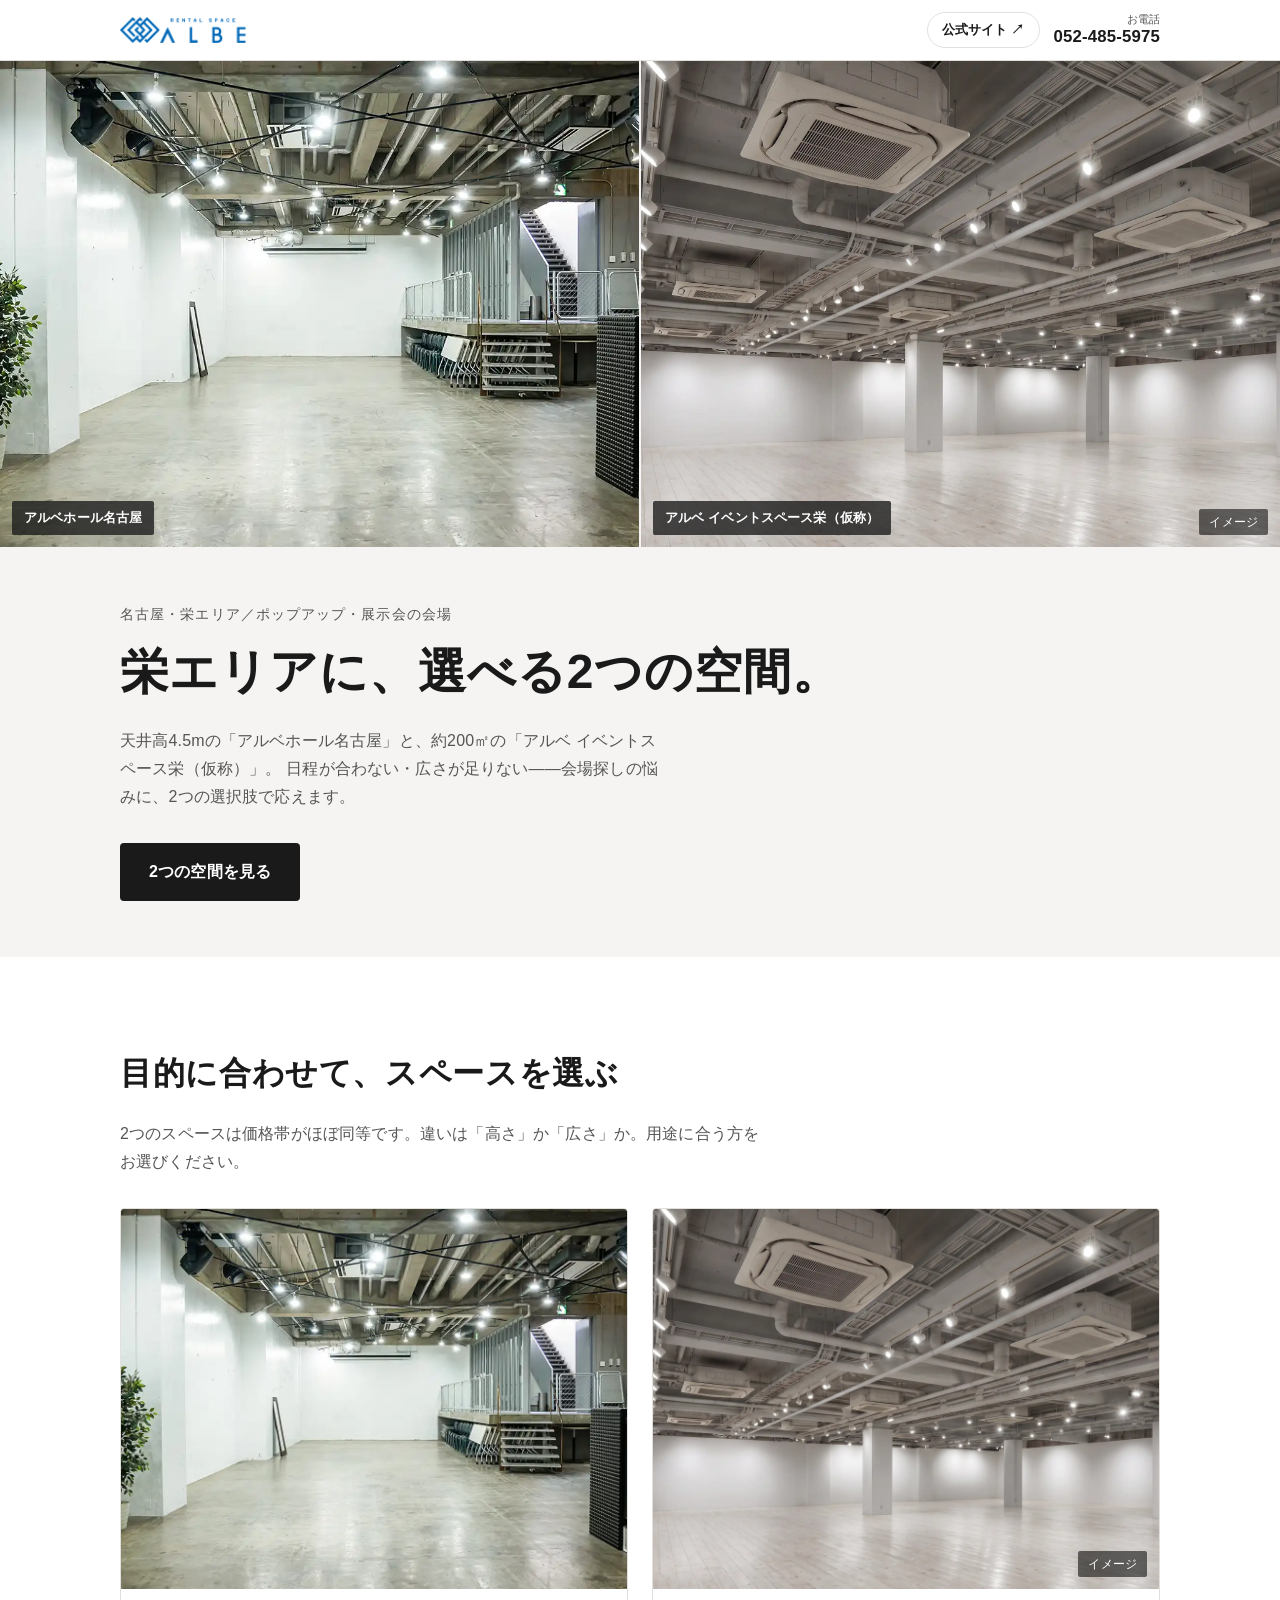
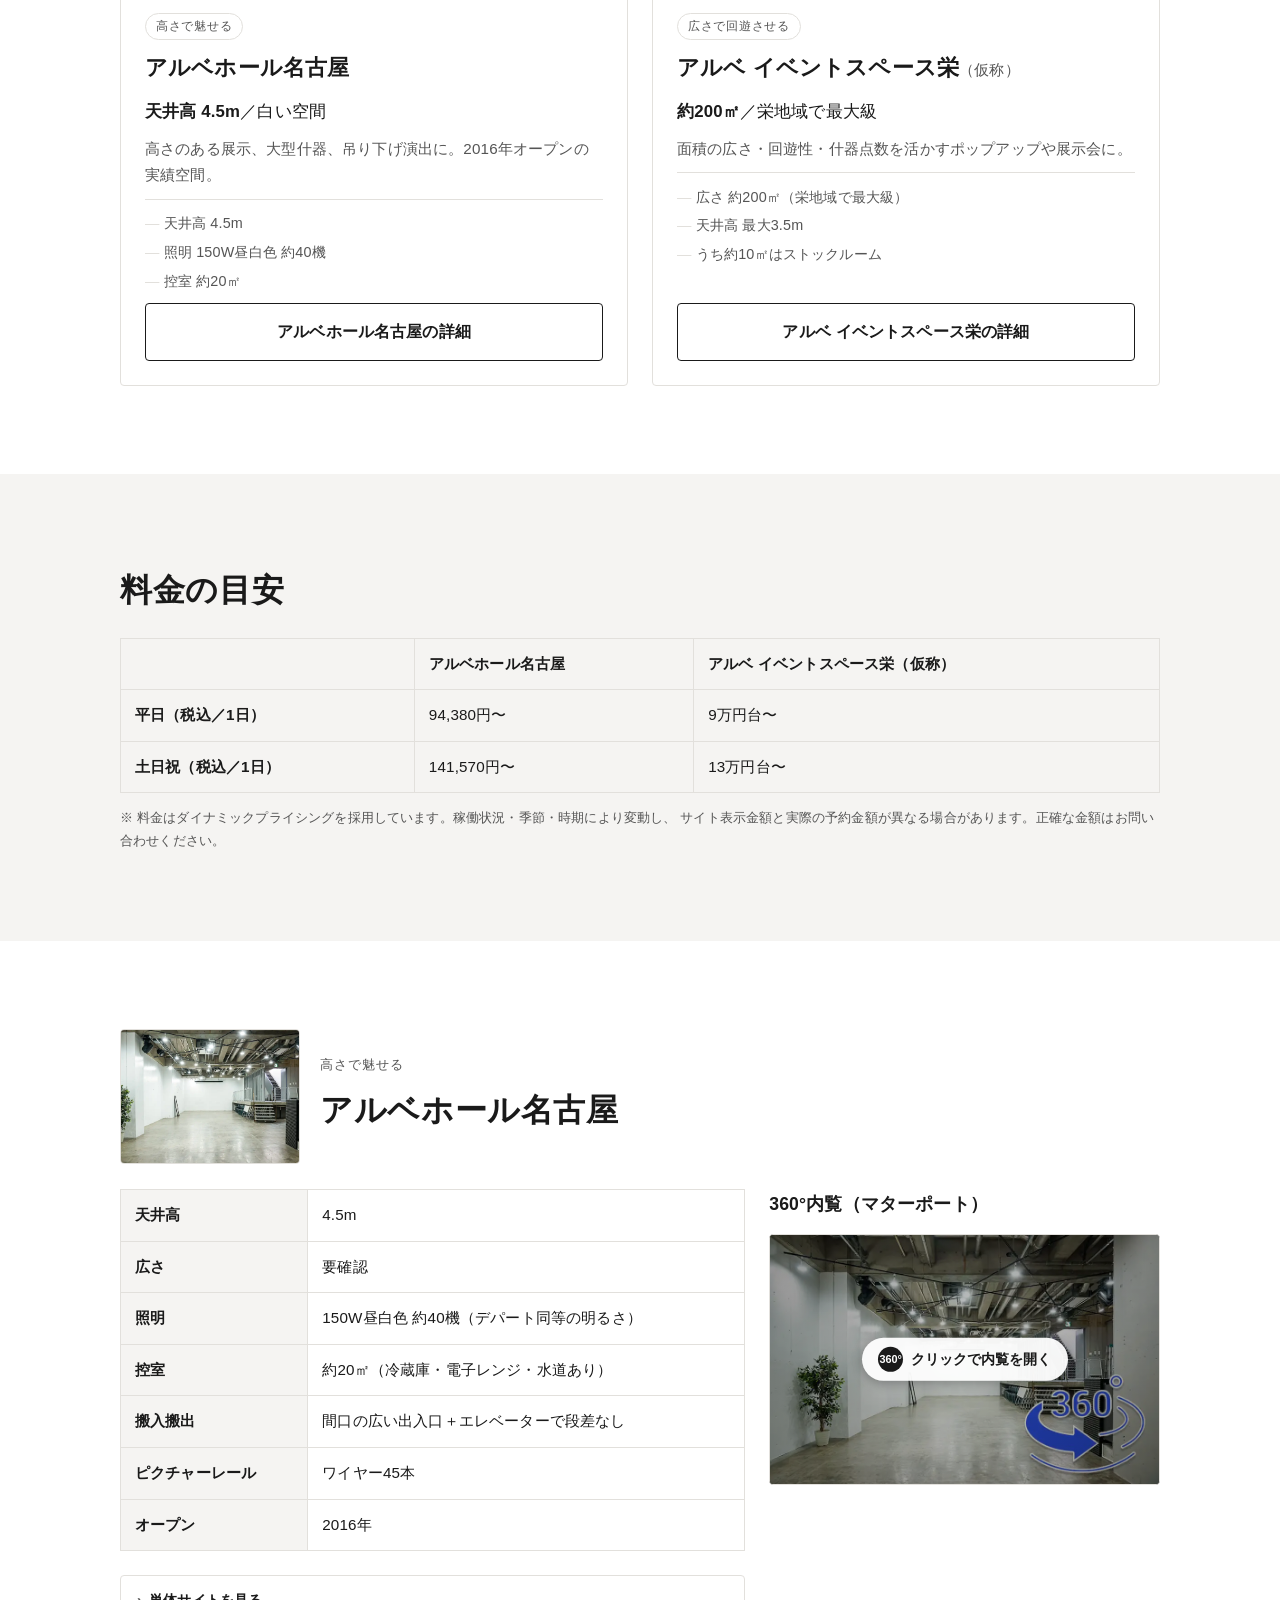
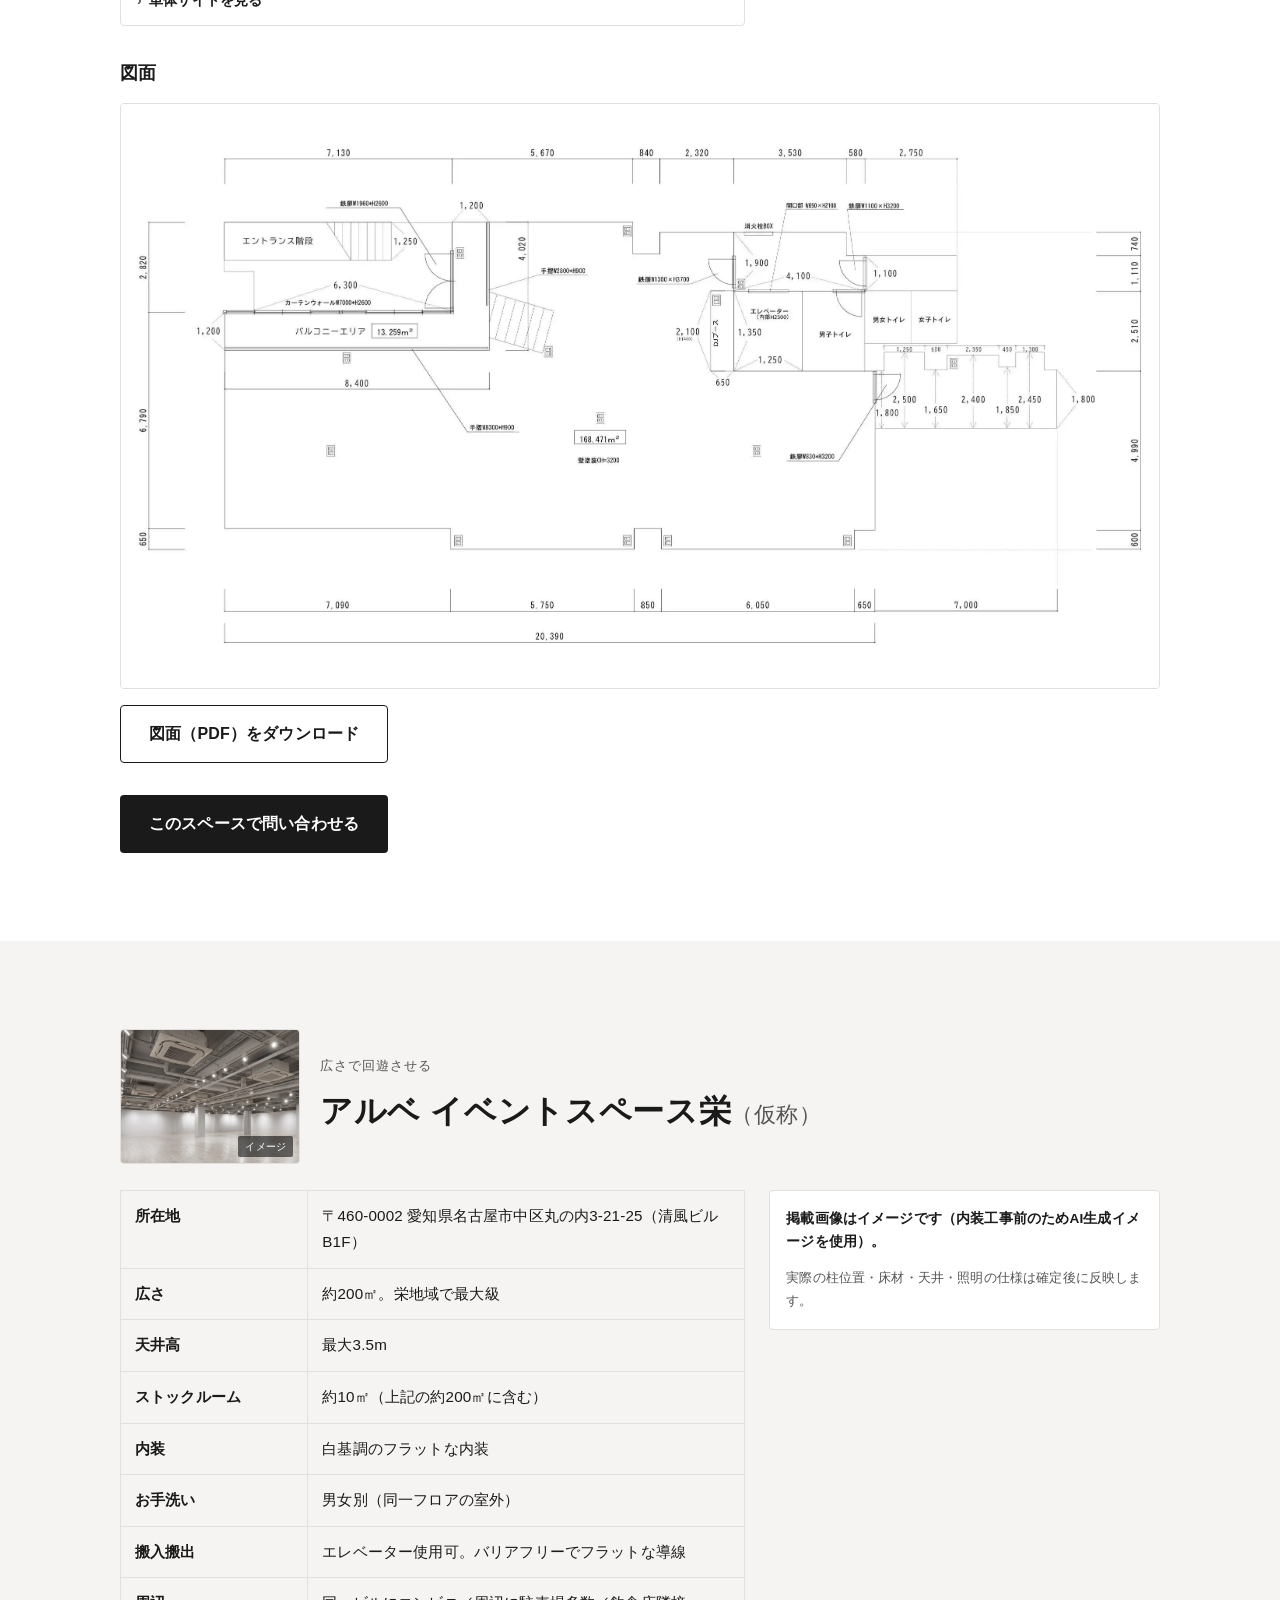
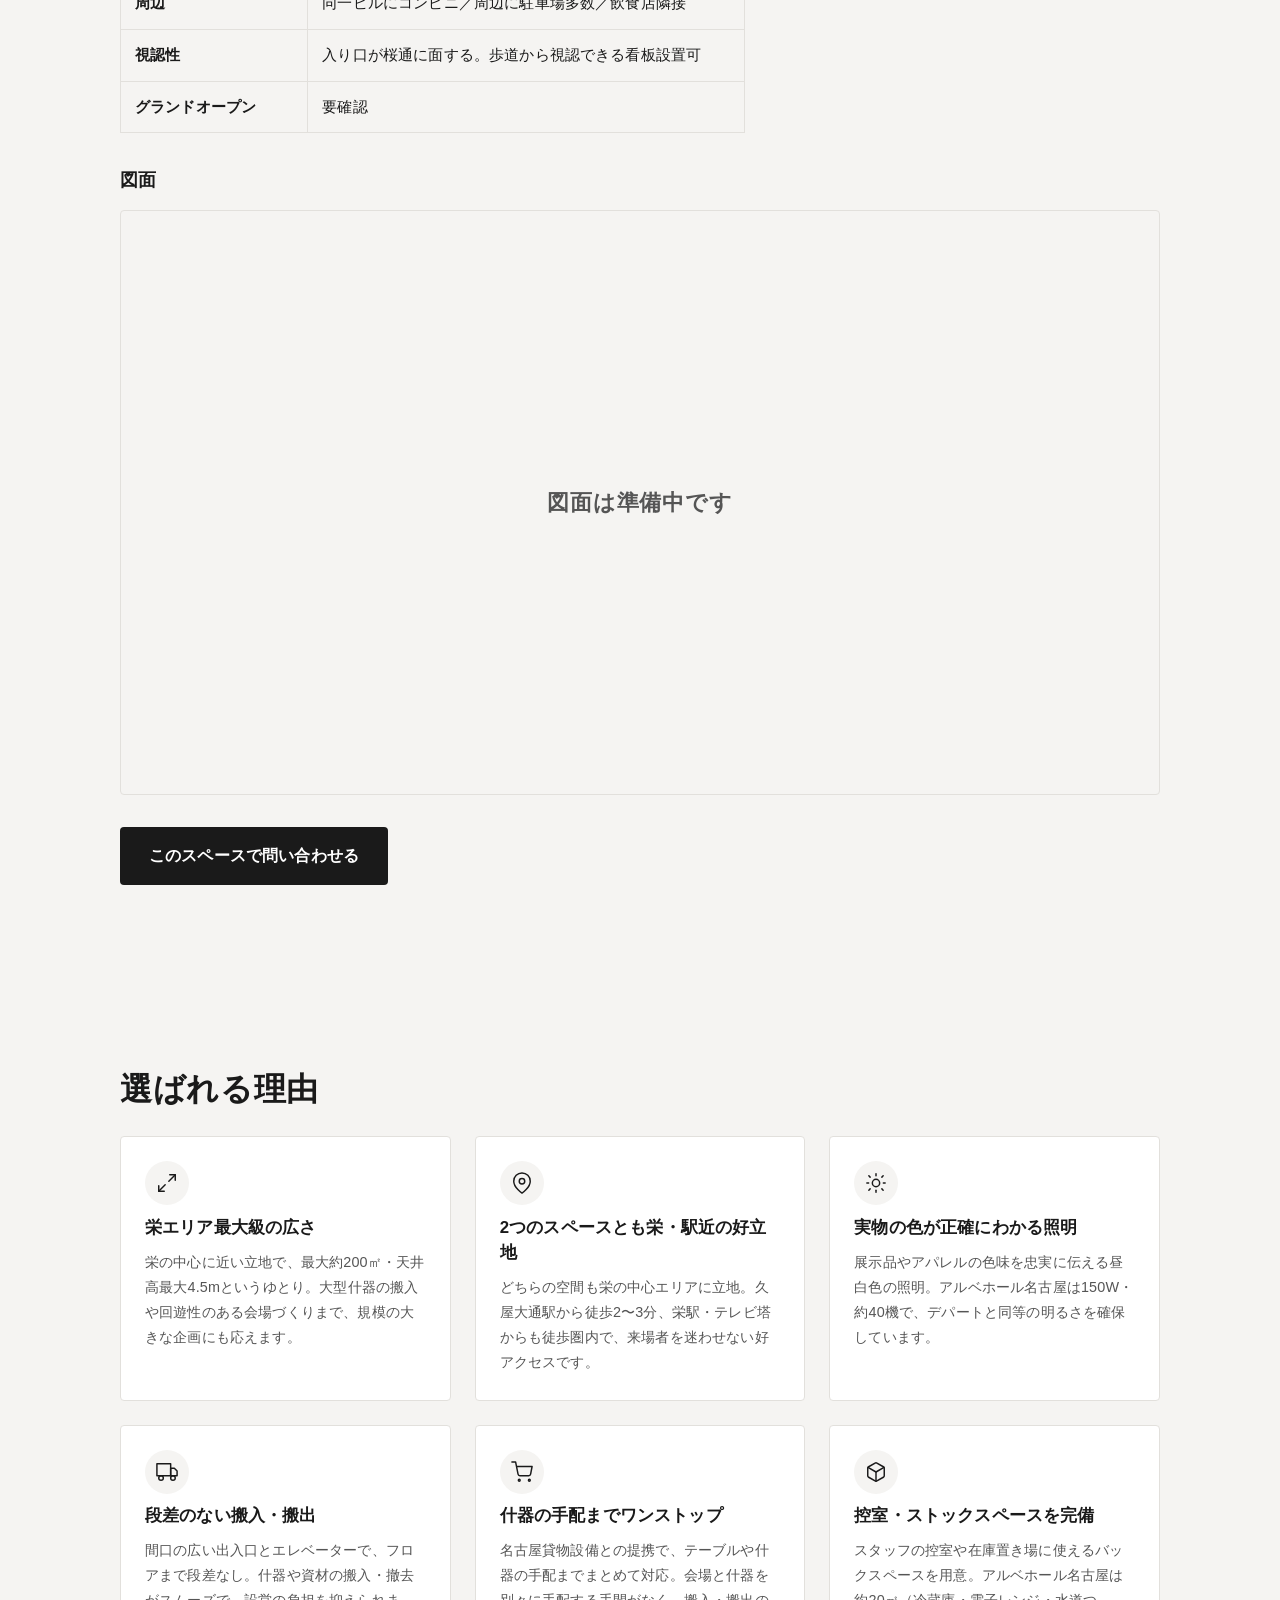
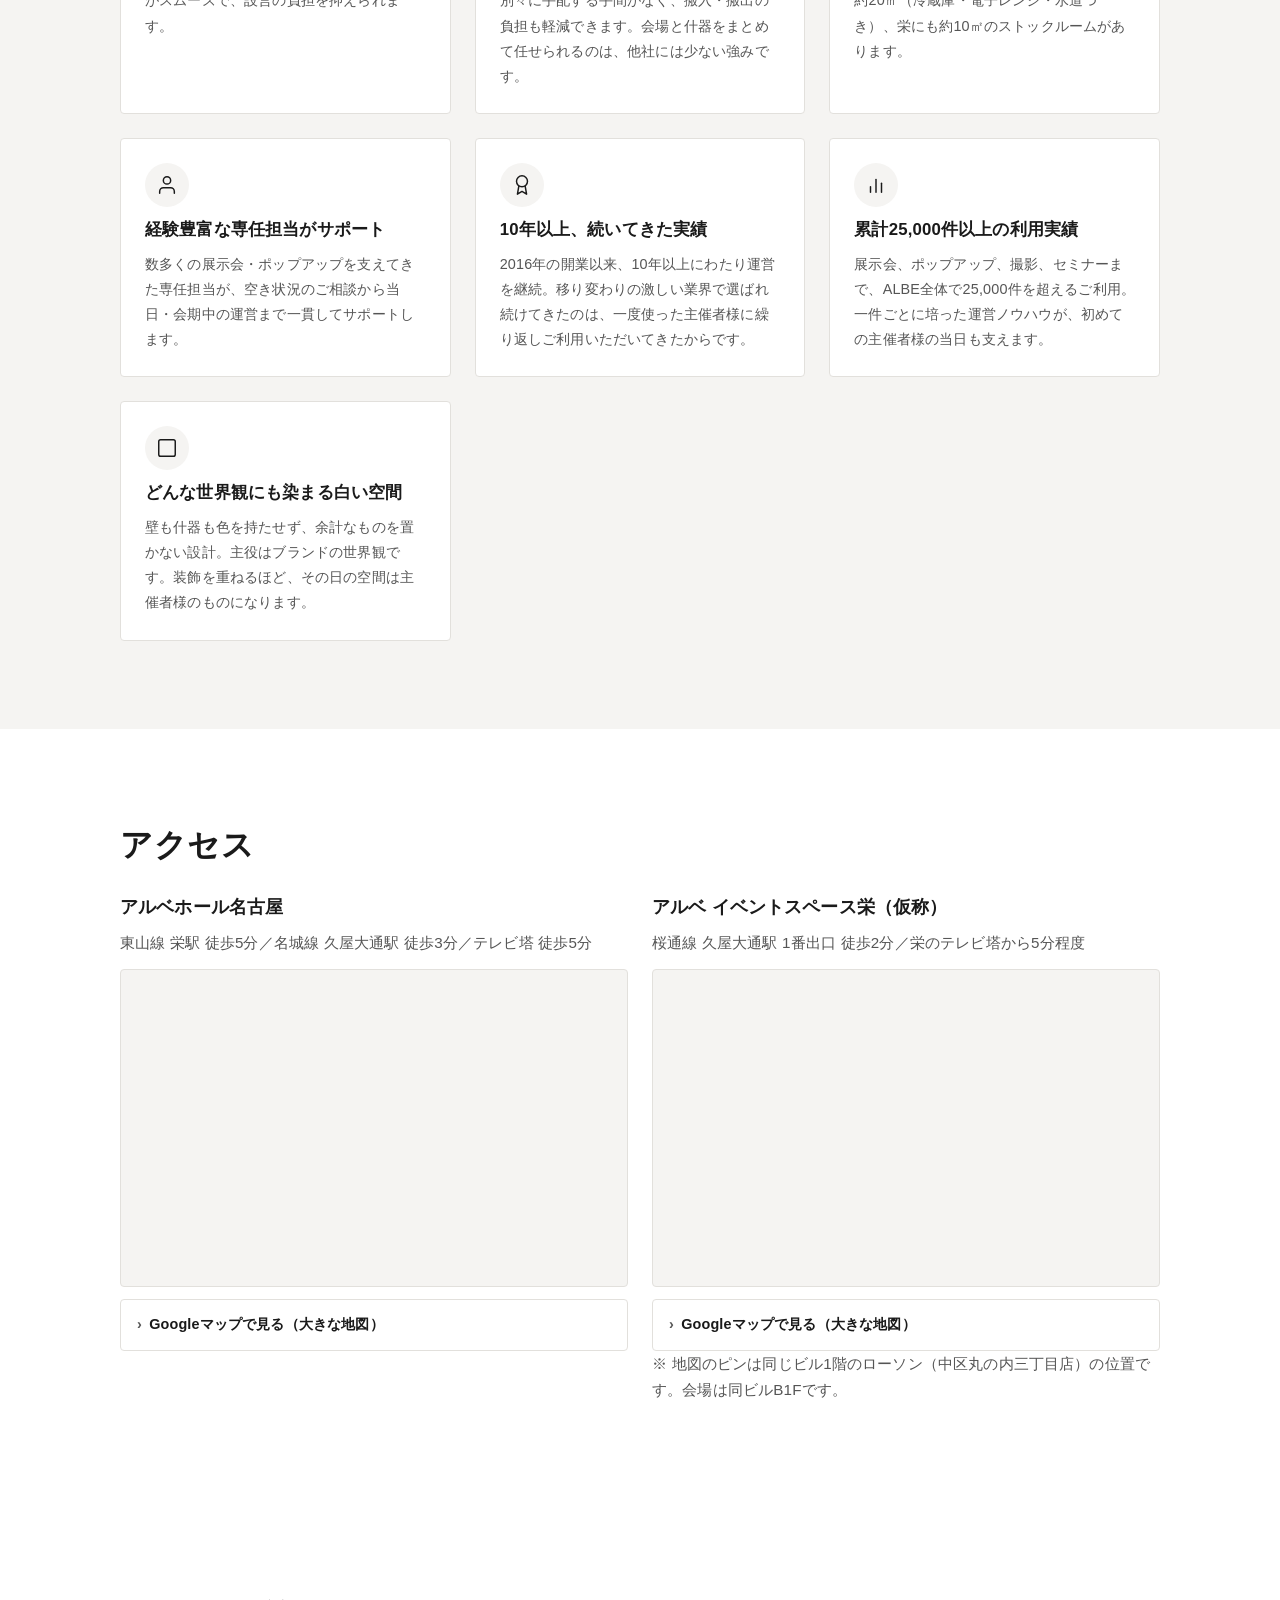
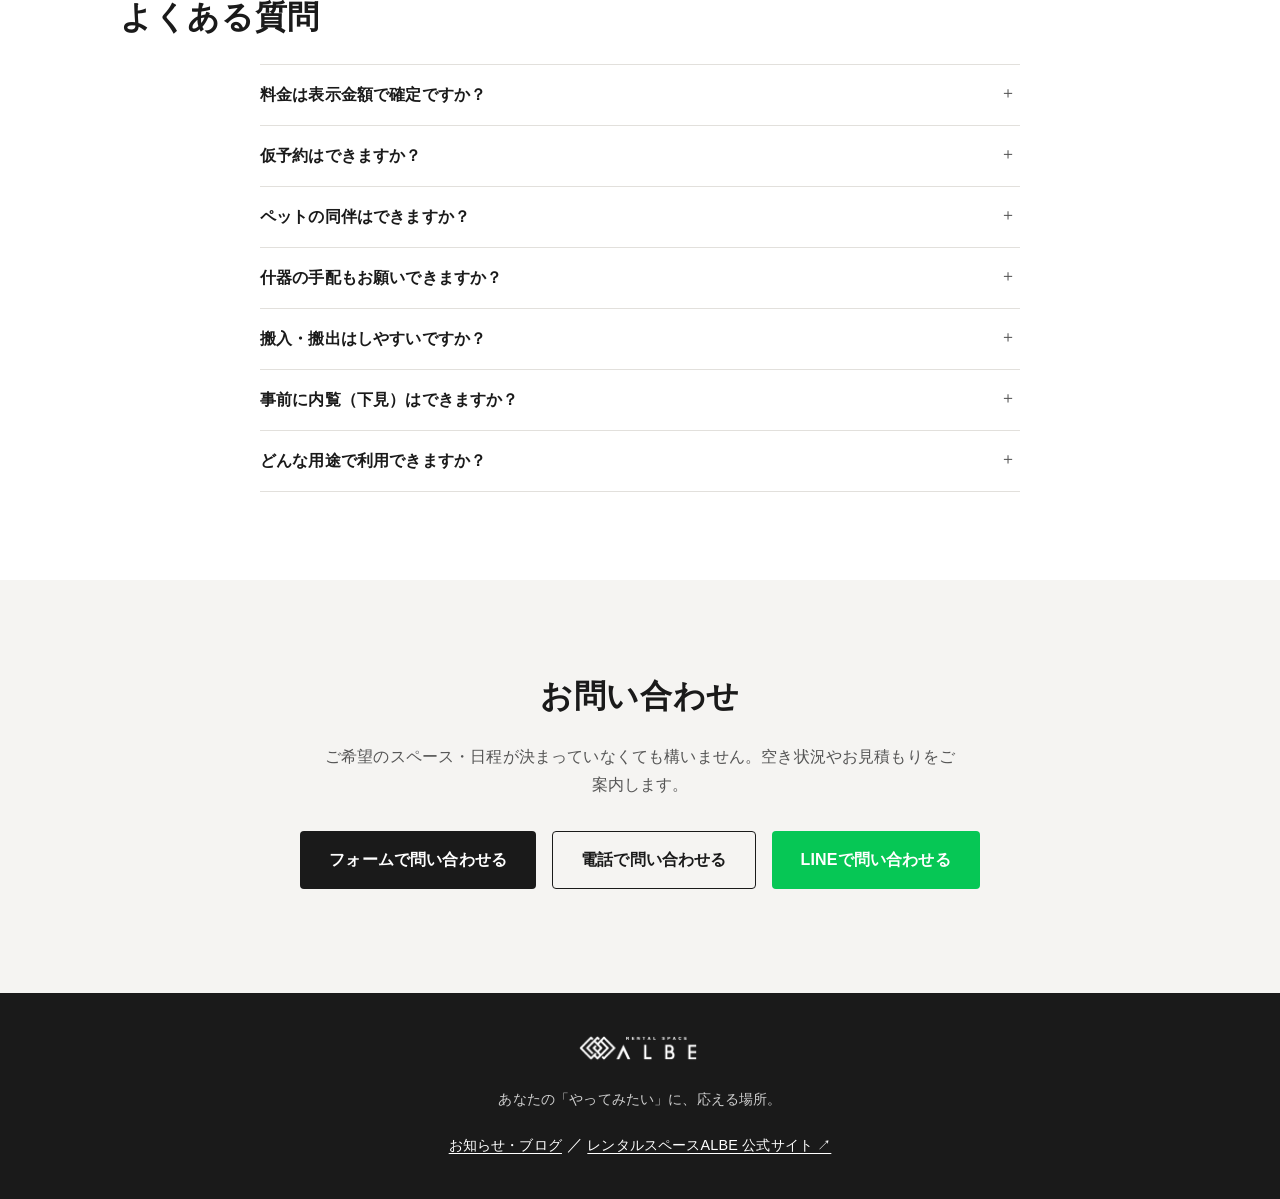
<file: index.html>
<!doctype html>
<html lang="ja">
<head>
  <meta charset="utf-8">
  <meta name="viewport" content="width=device-width, initial-scale=1">

  <!-- ===== 基本メタ ===== -->
  <title>栄エリアに2つの空間｜レンタルスペースALBE（アルベホール名古屋／アルベ イベントスペース栄）</title>
  <meta name="description" content="名古屋・栄エリアでポップアップ・展示会の会場をお探しの方へ。天井高4.5mのアルベホール名古屋と、約200㎡のアルベ イベントスペース栄（仮称）。2つの空間から選べます。">
  <link rel="canonical" href="https://space-albe.com/lp/">
  <meta name="robots" content="index, follow">

  <!-- ===== ファビコン ===== -->
  <link rel="icon" href="favicon-1.png" type="image/png">
  <link rel="apple-touch-icon" href="favicon-1.png">

  <!-- ===== OGP（最小） ===== -->
  <meta property="og:type" content="website">
  <meta property="og:title" content="栄エリアに2つの空間｜レンタルスペースALBE">
  <meta property="og:description" content="天井高4.5mのアルベホール名古屋と、約200㎡のアルベ イベントスペース栄（仮称）。ポップアップ・展示会の会場を2つの空間から選べます。">
  <meta property="og:url" content="https://space-albe.com/lp/">
  <meta property="og:site_name" content="レンタルスペースALBE">
  <!-- TODO: og:image を用意（1200x630 推奨） -->

  <!-- ===== LCP画像のプリロード（ファーストビューの2枚） ===== -->
  <link rel="preload" as="image" href="./albe-hall-01.webp" fetchpriority="high">
  <link rel="preload" as="image" href="./albe-sakae-01.webp" fetchpriority="high">

  <!-- ===== 計測タグ（GA4 + Google広告） ===== -->
  <!-- Google tag (gtag.js) -->
  <script async src="https://www.googletagmanager.com/gtag/js?id=G-XYZM0LL6BB"></script>
  <script>
    window.dataLayer = window.dataLayer || [];
    function gtag(){dataLayer.push(arguments);}
    gtag('js', new Date());
    gtag('config', 'G-XYZM0LL6BB');       // GA4 測定ID
    gtag('config', 'AW-17762210452');     // Google広告 コンバージョンID
  </script>

  <link rel="stylesheet" href="./style.css?v=11">

  <!-- ===== 構造化データ ===== -->
  <script type="application/ld+json">
  {
    "@context": "https://schema.org",
    "@type": "LocalBusiness",
    "@id": "https://space-albe.com/lp/#albe-hall",
    "name": "アルベホール名古屋",
    "url": "https://albe-hall.com",
    "image": "https://space-albe.com/lp/albe-hall-01.webp",
    "telephone": "+81-52-485-5975",
    "email": "rental@space-albe.com",
    "priceRange": "¥94,380〜¥141,570",
    "address": {
      "@type": "PostalAddress",
      "addressRegion": "愛知県",
      "addressLocality": "名古屋市中区",
      "addressCountry": "JP"
    },
    "geo": {
      "@type": "GeoCoordinates",
      "latitude": 35.173592,
      "longitude": 136.9111232
    },
    "hasMap": "https://maps.app.goo.gl/PGqDgs4J5oBA6rBe6",
    "sameAs": ["https://albe-hall.com"],
    "parentOrganization": {
      "@type": "Organization",
      "name": "レンタルスペースALBE（株式会社ファーストクリエイト）",
      "url": "https://space-albe.com/"
    }
  }
  </script>
  <script type="application/ld+json">
  {
    "@context": "https://schema.org",
    "@type": "LocalBusiness",
    "@id": "https://space-albe.com/lp/#sakae",
    "name": "アルベ イベントスペース栄（仮称）",
    "url": "https://space-albe.com/lp/#sakae",
    "image": "https://space-albe.com/lp/albe-sakae-01.webp",
    "telephone": "+81-52-485-5975",
    "email": "rental@space-albe.com",
    "priceRange": "¥90,000〜¥139,000",
    "address": {
      "@type": "PostalAddress",
      "postalCode": "460-0002",
      "addressRegion": "愛知県",
      "addressLocality": "名古屋市中区",
      "streetAddress": "丸の内3-21-25 清風ビル B1F",
      "addressCountry": "JP"
    },
    "geo": {
      "@type": "GeoCoordinates",
      "latitude": 35.1737861,
      "longitude": 136.9016654
    },
    "parentOrganization": {
      "@type": "Organization",
      "name": "レンタルスペースALBE（株式会社ファーストクリエイト）",
      "url": "https://space-albe.com/"
    }
  }
  </script>
  <script type="application/ld+json">
  {
    "@context": "https://schema.org",
    "@type": "FAQPage",
    "mainEntity": [
      { "@type": "Question", "name": "料金は表示金額で確定ですか？", "acceptedAnswer": { "@type": "Answer", "text": "料金はダイナミックプライシングを採用しており、稼働状況・季節・時期によって変動します。サイト表示の金額は目安で、実際のご予約金額と異なる場合があります。正確な金額はお問い合わせください。" } },
      { "@type": "Question", "name": "仮予約はできますか？", "acceptedAnswer": { "@type": "Answer", "text": "仮予約は原則お受けしていません。ただし、期限を設けることを前提に、営業担当との調整で承れる場合があります。まずはご相談ください。" } },
      { "@type": "Question", "name": "ペットの同伴はできますか？", "acceptedAnswer": { "@type": "Answer", "text": "条件付きで可能です。スペース内で放し飼いにしないこと、糞尿対策（持ち帰りを含む）を徹底いただくことをお守りください。" } },
      { "@type": "Question", "name": "什器の手配もお願いできますか？", "acceptedAnswer": { "@type": "Answer", "text": "はい。名古屋貸物設備との提携により、テーブルや什器の手配まで対応できます。会場と什器をまとめてご依頼いただけるため、搬入・搬出の手間を軽減できます。" } },
      { "@type": "Question", "name": "搬入・搬出はしやすいですか？", "acceptedAnswer": { "@type": "Answer", "text": "間口の広い出入口からフロアまでエレベーターを使用し、段差なく搬入・搬出いただけます。什器や資材の多い企画でもスムーズです。" } },
      { "@type": "Question", "name": "事前に内覧（下見）はできますか？", "acceptedAnswer": { "@type": "Answer", "text": "可能です。アルベホール名古屋は360°バーチャル内覧（マターポート）もご用意しています。日程は担当までご相談ください。" } },
      { "@type": "Question", "name": "どんな用途で利用できますか？", "acceptedAnswer": { "@type": "Answer", "text": "アパレル・宝飾のポップアップストア、各種展示会、撮影、セミナーなど幅広くご利用いただけます。" } }
    ]
  }
  </script>
  <script type="application/ld+json">
  {
    "@context": "https://schema.org",
    "@type": "BreadcrumbList",
    "itemListElement": [
      { "@type": "ListItem", "position": 1, "name": "レンタルスペースALBE", "item": "https://space-albe.com/" },
      { "@type": "ListItem", "position": 2, "name": "栄エリアに2つの空間", "item": "https://space-albe.com/lp/" }
    ]
  }
  </script>
</head>

<body>
  <a class="skip-link" href="#venues">本文へスキップ</a>

  <!-- ===== ヘッダー ===== -->
  <header class="site-header">
    <div class="container header-inner">
      <a class="brand" href="#top" aria-label="レンタルスペースALBE トップへ"><img class="brand-logo" src="logo-s.png" alt="レンタルスペースALBE"></a>
      <nav class="header-nav" aria-label="主要導線">
        <a class="header-official" href="https://space-albe.com/" target="_blank" rel="noopener" data-track="official_site" data-venue="header">公式サイト<span aria-hidden="true"> ↗</span></a>
        <a class="header-tel" href="tel:0524855975" data-track="tel" data-venue="header">
          <span class="header-tel-label">お電話</span>
          <span class="header-tel-num">052-485-5975</span>
        </a>
      </nav>
    </div>
  </header>

  <main>
    <!-- ===== ファーストビュー ===== -->
    <section class="hero" aria-labelledby="hero-title">
      <div class="hero-media hero-media--split">
        <!-- 左：アルベホール名古屋（実写）／右：アルベ イベントスペース栄（イメージ）。LCP要素のため lazy は付けない -->
        <figure class="hero-half">
          <img src="albe-hall-01.webp" alt="アルベホール名古屋の空間。天井高4.5mの白い空間" fetchpriority="high">
          <figcaption class="hero-half-label">アルベホール名古屋</figcaption>
        </figure>
        <figure class="hero-half hero-half--sakae">
          <img src="albe-sakae-01.webp" alt="（仮称）アルベ イベントスペース栄のイメージ。白壁と白木調の床の約200㎡のフラットな空間" fetchpriority="high">
          <figcaption class="hero-half-label">アルベ イベントスペース栄（仮称）</figcaption>
          <p class="image-note">イメージ</p>
        </figure>
      </div>
      <div class="hero-copy container">
        <p class="hero-eyebrow">名古屋・栄エリア／ポップアップ・展示会の会場</p>
        <h1 id="hero-title">栄エリアに、選べる2つの空間。</h1>
        <p class="hero-lead">
          天井高4.5mの「アルベホール名古屋」と、約200㎡の「アルベ イベントスペース栄（仮称）」。
          日程が合わない・広さが足りない——会場探しの悩みに、2つの選択肢で応えます。
        </p>
        <a class="btn btn-primary" href="#venues">2つの空間を見る</a>
      </div>
    </section>

    <!-- ===== 館の選択（最重要セクション） ===== -->
    <section id="venues" class="section venues" aria-labelledby="venues-title">
      <div class="container">
        <h2 id="venues-title" class="section-title">目的に合わせて、スペースを選ぶ</h2>
        <p class="section-lead">
          2つのスペースは価格帯がほぼ同等です。違いは「高さ」か「広さ」か。用途に合う方をお選びください。
        </p>

        <div class="venue-grid">
          <!-- アルベホール名古屋 -->
          <article class="venue-card">
            <div class="venue-card-media">
              <img src="albe-hall-01.webp" alt="アルベホール名古屋の空間" loading="lazy">
            </div>
            <div class="venue-card-body">
              <p class="venue-tag">高さで魅せる</p>
              <h3 class="venue-name">アルベホール名古屋</h3>
              <p class="venue-strength"><strong>天井高 4.5m</strong>／白い空間</p>
              <p class="venue-desc">高さのある展示、大型什器、吊り下げ演出に。2016年オープンの実績空間。</p>
              <ul class="venue-facts">
                <li>天井高 4.5m</li>
                <li>照明 150W昼白色 約40機</li>
                <li>控室 約20㎡</li>
              </ul>
              <a class="btn btn-outline" href="#albe-hall"
                 data-track="select_venue" data-venue="albe-hall">アルベホール名古屋の詳細</a>
            </div>
          </article>

          <!-- アルベ イベントスペース栄 -->
          <article class="venue-card">
            <div class="venue-card-media">
              <img src="albe-sakae-01.webp" alt="（仮称）アルベ イベントスペース栄のイメージ" loading="lazy">
              <p class="image-note">イメージ</p>
            </div>
            <div class="venue-card-body">
              <p class="venue-tag">広さで回遊させる</p>
              <h3 class="venue-name">アルベ イベントスペース栄<span class="tentative">（仮称）</span></h3>
              <p class="venue-strength"><strong>約200㎡</strong>／栄地域で最大級</p>
              <p class="venue-desc">面積の広さ・回遊性・什器点数を活かすポップアップや展示会に。</p>
              <ul class="venue-facts">
                <li>広さ 約200㎡（栄地域で最大級）</li>
                <li>天井高 最大3.5m</li>
                <li>うち約10㎡はストックルーム</li>
              </ul>
              <a class="btn btn-outline" href="#sakae"
                 data-track="select_venue" data-venue="sakae">アルベ イベントスペース栄の詳細</a>
            </div>
          </article>
        </div>
      </div>
    </section>

    <!-- ===== 料金（早い位置に配置＝自己選別） ===== -->
    <section id="pricing" class="section pricing" aria-labelledby="pricing-title">
      <div class="container">
        <h2 id="pricing-title" class="section-title">料金の目安</h2>
        <div class="table-wrap">
          <table class="spec-table">
            <thead>
              <tr>
                <th scope="col">　</th>
                <th scope="col">アルベホール名古屋</th>
                <th scope="col">アルベ イベントスペース栄（仮称）</th>
              </tr>
            </thead>
            <tbody>
              <tr>
                <th scope="row">平日（税込／1日）</th>
                <td>94,380円〜</td>
                <td>9万円台〜</td>
              </tr>
              <tr>
                <th scope="row">土日祝（税込／1日）</th>
                <td>141,570円〜</td>
                <td>13万円台〜</td>
              </tr>
            </tbody>
          </table>
        </div>
        <p class="note">
          ※ 料金はダイナミックプライシングを採用しています。稼働状況・季節・時期により変動し、
          サイト表示金額と実際の予約金額が異なる場合があります。正確な金額はお問い合わせください。
        </p>
      </div>
    </section>

    <!-- ===== 各館の詳細スペック ===== -->
    <section id="albe-hall" class="section detail" aria-labelledby="albe-hall-title">
      <div class="container">
        <div class="detail-head">
          <figure class="detail-media">
            <img src="albe-hall-01.webp" alt="アルベホール名古屋の空間。コンクリート床・白壁・スケルトン天井" loading="lazy">
          </figure>
          <div class="detail-head-text">
            <p class="detail-eyebrow">高さで魅せる</p>
            <h2 id="albe-hall-title" class="section-title">アルベホール名古屋</h2>
          </div>
        </div>
        <div class="detail-grid">
          <div class="table-wrap">
            <table class="spec-table spec-table--pairs">
              <tbody>
                <tr><th scope="row">天井高</th><td>4.5m</td></tr>
                <tr><th scope="row">広さ</th><td><!-- TODO: 面積数値 要確認 -->要確認</td></tr>
                <tr><th scope="row">照明</th><td>150W昼白色 約40機（デパート同等の明るさ）</td></tr>
                <tr><th scope="row">控室</th><td>約20㎡（冷蔵庫・電子レンジ・水道あり）</td></tr>
                <tr><th scope="row">搬入搬出</th><td>間口の広い出入口＋エレベーターで段差なし</td></tr>
                <tr><th scope="row">ピクチャーレール</th><td>ワイヤー45本</td></tr>
                <tr><th scope="row">オープン</th><td>2016年</td></tr>
              </tbody>
            </table>
          </div>
          <div class="matterport">
            <h3 class="floorplan-title">360°内覧（マターポート）</h3>
            <button type="button" class="mp-thumb" data-mp="https://my.matterport.com/show/?m=JcEfzJ5ZYnq"
                    data-track="matterport" data-venue="albe-hall" aria-label="360°バーチャル内覧を開く">
              <img src="albe-hall-03.webp" alt="アルベホール名古屋の360°内覧" loading="lazy">
              <span class="mp-badge" aria-hidden="true"><span class="mp-badge-icon">360°</span>クリックで内覧を開く</span>
            </button>
          </div>
          <div class="detail-links">
            <a class="link-item" href="https://albe-hall.com" target="_blank" rel="noopener">単体サイトを見る</a>
          </div>
        </div>
        <div class="floorplan">
          <h3 class="floorplan-title">図面</h3>
          <figure class="floorplan-media">
            <img src="albe-hall-02.webp" alt="アルベホール名古屋の図面" loading="lazy">
          </figure>
          <a class="btn btn-outline btn-download" href="albe-hall-02.pdf" target="_blank" rel="noopener" download data-track="floorplan_pdf" data-venue="albe-hall">図面（PDF）をダウンロード</a>
        </div>
        <div class="detail-cta">
          <a class="btn btn-primary" href="https://space-albe.com/contact/?venue=albe-hall"
             data-track="to_form" data-venue="albe-hall">このスペースで問い合わせる</a>
        </div>
      </div>
    </section>

    <section id="sakae" class="section detail detail--alt" aria-labelledby="sakae-title">
      <div class="container">
        <div class="detail-head">
          <figure class="detail-media">
            <img src="albe-sakae-01.webp" alt="（仮称）アルベ イベントスペース栄のイメージ。白壁と白木調の床の約200㎡のフラットな空間" loading="lazy">
            <p class="image-note">イメージ</p>
          </figure>
          <div class="detail-head-text">
            <p class="detail-eyebrow">広さで回遊させる</p>
            <h2 id="sakae-title" class="section-title">アルベ イベントスペース栄<span class="tentative">（仮称）</span></h2>
          </div>
        </div>
        <div class="detail-grid">
          <div class="table-wrap">
            <table class="spec-table spec-table--pairs">
              <tbody>
                <tr><th scope="row">所在地</th><td>〒460-0002 愛知県名古屋市中区丸の内3-21-25（清風ビル B1F）</td></tr>
                <tr><th scope="row">広さ</th><td>約200㎡。栄地域で最大級</td></tr>
                <tr><th scope="row">天井高</th><td>最大3.5m</td></tr>
                <tr><th scope="row">ストックルーム</th><td>約10㎡（上記の約200㎡に含む）</td></tr>
                <tr><th scope="row">内装</th><td>白基調のフラットな内装</td></tr>
                <tr><th scope="row">お手洗い</th><td>男女別（同一フロアの室外）</td></tr>
                <tr><th scope="row">搬入搬出</th><td>エレベーター使用可。バリアフリーでフラットな導線</td></tr>
                <tr><th scope="row">周辺</th><td>同一ビルにコンビニ／周辺に駐車場多数／飲食店隣接</td></tr>
                <tr><th scope="row">視認性</th><td>入り口が桜通に面する。歩道から視認できる看板設置可</td></tr>
                <tr><th scope="row">グランドオープン</th><td><!-- TODO: 開業時期 要確認（2026年11月の可能性） -->要確認</td></tr>
              </tbody>
            </table>
          </div>
          <div class="detail-note-box">
            <p class="image-note">掲載画像はイメージです（内装工事前のためAI生成イメージを使用）。</p>
            <p class="note">実際の柱位置・床材・天井・照明の仕様は確定後に反映します。</p>
          </div>
        </div>
        <div class="floorplan">
          <h3 class="floorplan-title">図面</h3>
          <figure class="floorplan-media floorplan-media--pending">
            <span>図面は準備中です</span>
          </figure>
        </div>
        <div class="detail-cta">
          <a class="btn btn-primary" href="https://space-albe.com/contact/?venue=sakae"
             data-track="to_form" data-venue="sakae">このスペースで問い合わせる</a>
        </div>
      </div>
    </section>

    <!-- ===== 選ばれる理由 ===== -->
    <section id="reasons" class="section reasons" aria-labelledby="reasons-title">
      <div class="container">
        <h2 id="reasons-title" class="section-title">選ばれる理由</h2>
        <div class="reason-grid">
          <div class="reason-card">
            <span class="reason-icon" aria-hidden="true"><svg viewBox="0 0 24 24" fill="none" stroke="currentColor" stroke-width="1.6" stroke-linecap="round" stroke-linejoin="round"><path d="M15 3h6v6"/><path d="M9 21H3v-6"/><path d="M21 3l-7 7"/><path d="M3 21l7-7"/></svg></span>
            <h3>栄エリア最大級の広さ</h3>
            <p>栄の中心に近い立地で、最大約200㎡・天井高最大4.5mというゆとり。大型什器の搬入や回遊性のある会場づくりまで、規模の大きな企画にも応えます。</p>
          </div>
          <div class="reason-card">
            <span class="reason-icon" aria-hidden="true"><svg viewBox="0 0 24 24" fill="none" stroke="currentColor" stroke-width="1.6" stroke-linecap="round" stroke-linejoin="round"><path d="M21 10c0 7-9 13-9 13s-9-6-9-13a9 9 0 0 1 18 0z"/><circle cx="12" cy="10" r="3"/></svg></span>
            <h3>2つのスペースとも栄・駅近の好立地</h3>
            <p>どちらの空間も栄の中心エリアに立地。久屋大通駅から徒歩2〜3分、栄駅・テレビ塔からも徒歩圏内で、来場者を迷わせない好アクセスです。</p>
          </div>
          <div class="reason-card">
            <span class="reason-icon" aria-hidden="true"><svg viewBox="0 0 24 24" fill="none" stroke="currentColor" stroke-width="1.6" stroke-linecap="round" stroke-linejoin="round"><circle cx="12" cy="12" r="4"/><line x1="12" y1="2" x2="12" y2="4"/><line x1="12" y1="20" x2="12" y2="22"/><line x1="4.2" y1="4.2" x2="5.6" y2="5.6"/><line x1="18.4" y1="18.4" x2="19.8" y2="19.8"/><line x1="2" y1="12" x2="4" y2="12"/><line x1="20" y1="12" x2="22" y2="12"/><line x1="4.2" y1="19.8" x2="5.6" y2="18.4"/><line x1="18.4" y1="5.6" x2="19.8" y2="4.2"/></svg></span>
            <h3>実物の色が正確にわかる照明</h3>
            <p>展示品やアパレルの色味を忠実に伝える昼白色の照明。アルベホール名古屋は150W・約40機で、デパートと同等の明るさを確保しています。</p>
          </div>
          <div class="reason-card">
            <span class="reason-icon" aria-hidden="true"><svg viewBox="0 0 24 24" fill="none" stroke="currentColor" stroke-width="1.6" stroke-linecap="round" stroke-linejoin="round"><rect x="1" y="3" width="15" height="13"/><path d="M16 8h4l3 3v5h-7z"/><circle cx="5.5" cy="18.5" r="2.5"/><circle cx="18.5" cy="18.5" r="2.5"/></svg></span>
            <h3>段差のない搬入・搬出</h3>
            <p>間口の広い出入口とエレベーターで、フロアまで段差なし。什器や資材の搬入・撤去がスムーズで、設営の負担を抑えられます。</p>
          </div>
          <div class="reason-card">
            <span class="reason-icon" aria-hidden="true"><svg viewBox="0 0 24 24" fill="none" stroke="currentColor" stroke-width="1.6" stroke-linecap="round" stroke-linejoin="round"><circle cx="9" cy="21" r="1"/><circle cx="20" cy="21" r="1"/><path d="M1 1h4l2.68 13.39a2 2 0 0 0 2 1.61h9.72a2 2 0 0 0 2-1.61L23 6H6"/></svg></span>
            <h3>什器の手配までワンストップ</h3>
            <p>名古屋貸物設備との提携で、テーブルや什器の手配までまとめて対応。会場と什器を別々に手配する手間がなく、搬入・搬出の負担も軽減できます。会場と什器をまとめて任せられるのは、他社には少ない強みです。</p>
          </div>
          <div class="reason-card">
            <span class="reason-icon" aria-hidden="true"><svg viewBox="0 0 24 24" fill="none" stroke="currentColor" stroke-width="1.6" stroke-linecap="round" stroke-linejoin="round"><path d="M21 16V8a2 2 0 0 0-1-1.73l-7-4a2 2 0 0 0-2 0l-7 4A2 2 0 0 0 3 8v8a2 2 0 0 0 1 1.73l7 4a2 2 0 0 0 2 0l7-4A2 2 0 0 0 21 16z"/><polyline points="3.27 6.96 12 12.01 20.73 6.96"/><line x1="12" y1="22.08" x2="12" y2="12"/></svg></span>
            <h3>控室・ストックスペースを完備</h3>
            <p>スタッフの控室や在庫置き場に使えるバックスペースを用意。アルベホール名古屋は約20㎡（冷蔵庫・電子レンジ・水道つき）、栄にも約10㎡のストックルームがあります。</p>
          </div>
          <div class="reason-card">
            <span class="reason-icon" aria-hidden="true"><svg viewBox="0 0 24 24" fill="none" stroke="currentColor" stroke-width="1.6" stroke-linecap="round" stroke-linejoin="round"><path d="M20 21v-2a4 4 0 0 0-4-4H8a4 4 0 0 0-4 4v2"/><circle cx="12" cy="7" r="4"/></svg></span>
            <h3>経験豊富な専任担当がサポート</h3>
            <p>数多くの展示会・ポップアップを支えてきた専任担当が、空き状況のご相談から当日・会期中の運営まで一貫してサポートします。</p>
          </div>
          <div class="reason-card">
            <span class="reason-icon" aria-hidden="true"><svg viewBox="0 0 24 24" fill="none" stroke="currentColor" stroke-width="1.6" stroke-linecap="round" stroke-linejoin="round"><circle cx="12" cy="8" r="6"/><path d="M8.5 13.5L7 22l5-3 5 3-1.5-8.5"/></svg></span>
            <h3>10年以上、続いてきた実績</h3>
            <p>2016年の開業以来、10年以上にわたり運営を継続。移り変わりの激しい業界で選ばれ続けてきたのは、一度使った主催者様に繰り返しご利用いただいてきたからです。</p>
          </div>
          <div class="reason-card">
            <span class="reason-icon" aria-hidden="true"><svg viewBox="0 0 24 24" fill="none" stroke="currentColor" stroke-width="1.6" stroke-linecap="round" stroke-linejoin="round"><line x1="6" y1="20" x2="6" y2="14"/><line x1="12" y1="20" x2="12" y2="6"/><line x1="18" y1="20" x2="18" y2="10"/></svg></span>
            <h3>累計25,000件以上の利用実績</h3>
            <p>展示会、ポップアップ、撮影、セミナーまで、ALBE全体で25,000件を超えるご利用。一件ごとに培った運営ノウハウが、初めての主催者様の当日も支えます。</p>
          </div>
          <div class="reason-card">
            <span class="reason-icon" aria-hidden="true"><svg viewBox="0 0 24 24" fill="none" stroke="currentColor" stroke-width="1.6" stroke-linecap="round" stroke-linejoin="round"><rect x="3" y="3" width="18" height="18" rx="2"/></svg></span>
            <h3>どんな世界観にも染まる白い空間</h3>
            <p>壁も什器も色を持たせず、余計なものを置かない設計。主役はブランドの世界観です。装飾を重ねるほど、その日の空間は主催者様のものになります。</p>
          </div>
        </div>
      </div>
    </section>

    <!-- ===== アクセス ===== -->
    <section id="access" class="section access" aria-labelledby="access-title">
      <div class="container">
        <h2 id="access-title" class="section-title">アクセス</h2>
        <div class="access-grid">
          <div class="access-item">
            <h3>アルベホール名古屋</h3>
            <p>東山線 栄駅 徒歩5分／名城線 久屋大通駅 徒歩3分／テレビ塔 徒歩5分</p>
            <div class="map-embed">
              <iframe src="https://www.google.com/maps/embed?pb=!1m18!1m12!1m3!1d3261.3193600533255!2d136.9111232!3d35.173592!2m3!1f0!2f0!3f0!3m2!1i1024!2i768!4f13.1!3m3!1m2!1s0x600371dbcc308675%3A0xc1dfffa3d8590120!2z44Ki44Or44OZ44Ob44O844Or5ZCN5Y-k5bGL!5e0!3m2!1sja!2sjp!4v1786441379130!5m2!1sja!2sjp" style="border:0;" allowfullscreen="" loading="lazy" referrerpolicy="strict-origin-when-cross-origin" title="アルベホール名古屋の地図"></iframe>
            </div>
            <a class="link-item" href="https://maps.app.goo.gl/PGqDgs4J5oBA6rBe6" target="_blank" rel="noopener">Googleマップで見る（大きな地図）</a>
          </div>
          <div class="access-item">
            <h3>アルベ イベントスペース栄（仮称）</h3>
            <p>桜通線 久屋大通駅 1番出口 徒歩2分／栄のテレビ塔から5分程度</p>
            <div class="map-embed">
              <iframe src="https://www.google.com/maps/embed?pb=!1m18!1m12!1m3!1d2306.091303208756!2d136.90412696318563!3d35.17393509617434!2m3!1f0!2f0!3f0!3m2!1i1024!2i768!4f13.1!3m3!1m2!1s0x6003711fe36420f3%3A0x54c1dbd299599dd7!2z44Ot44O844K944OzIOS4reWMuuS4uOOBruWGheS4ieS4geebruW6lw!5e0!3m2!1sja!2sjp!4v1786507884659!5m2!1sja!2sjp" style="border:0;" allowfullscreen="" loading="lazy" referrerpolicy="strict-origin-when-cross-origin" title="アルベ イベントスペース栄の地図（同じビルのローソン 中区丸の内三丁目店）"></iframe>
            </div>
            <a class="link-item" href="https://www.google.com/maps/search/?api=1&query=%E6%84%9B%E7%9F%A5%E7%9C%8C%E5%90%8D%E5%8F%A4%E5%B1%8B%E5%B8%82%E4%B8%AD%E5%8C%BA%E4%B8%B8%E3%81%AE%E5%86%853-21-25%E6%B8%85%E9%A2%A8%E3%83%93%E3%83%AB" target="_blank" rel="noopener">Googleマップで見る（大きな地図）</a>
            <p class="map-note">※ 地図のピンは同じビル1階のローソン（中区丸の内三丁目店）の位置です。会場は同ビルB1Fです。</p>
          </div>
        </div>
      </div>
    </section>

    <!-- ===== よくある質問 ===== -->
    <section id="faq" class="section faq" aria-labelledby="faq-title">
      <div class="container">
        <h2 id="faq-title" class="section-title">よくある質問</h2>
        <div class="faq-list">
          <details class="faq-item">
            <summary>料金は表示金額で確定ですか？</summary>
            <div class="faq-answer"><p>料金はダイナミックプライシングを採用しており、稼働状況・季節・時期によって変動します。サイト表示の金額は目安で、実際のご予約金額と異なる場合があります。正確な金額はお問い合わせください。</p></div>
          </details>
          <details class="faq-item">
            <summary>仮予約はできますか？</summary>
            <div class="faq-answer"><p>仮予約は原則お受けしていません。ただし、期限を設けることを前提に、営業担当との調整で承れる場合があります。まずはご相談ください。</p></div>
          </details>
          <details class="faq-item">
            <summary>ペットの同伴はできますか？</summary>
            <div class="faq-answer"><p>条件付きで可能です。①スペース内で放し飼いにしないこと、②糞尿対策（持ち帰りを含む）を徹底いただくこと、の2点をお守りください。</p></div>
          </details>
          <details class="faq-item">
            <summary>什器の手配もお願いできますか？</summary>
            <div class="faq-answer"><p>はい。名古屋貸物設備との提携により、テーブルや什器の手配まで対応できます。会場と什器をまとめてご依頼いただけるため、搬入・搬出の手間を軽減できます。</p></div>
          </details>
          <details class="faq-item">
            <summary>搬入・搬出はしやすいですか？</summary>
            <div class="faq-answer"><p>間口の広い出入口からフロアまでエレベーターを使用し、段差なく搬入・搬出いただけます。什器や資材の多い企画でもスムーズです。</p></div>
          </details>
          <details class="faq-item">
            <summary>事前に内覧（下見）はできますか？</summary>
            <div class="faq-answer"><p>可能です。アルベホール名古屋は360°バーチャル内覧（マターポート）もご用意しています。日程は担当までご相談ください。</p></div>
          </details>
          <details class="faq-item">
            <summary>どんな用途で利用できますか？</summary>
            <div class="faq-answer"><p>アパレル・宝飾のポップアップストア、各種展示会、撮影、セミナーなど幅広くご利用いただけます。</p></div>
          </details>
        </div>
      </div>
    </section>

    <!-- ===== CTA / 問い合わせ ===== -->
    <section id="contact" class="section contact" aria-labelledby="contact-title">
      <div class="container">
        <h2 id="contact-title" class="section-title">お問い合わせ</h2>
        <p class="section-lead">ご希望のスペース・日程が決まっていなくても構いません。空き状況やお見積もりをご案内します。</p>
        <div class="contact-actions">
          <a class="btn btn-primary" href="https://space-albe.com/contact/"
             data-track="to_form" data-venue="general">フォームで問い合わせる</a>
          <a class="btn btn-outline" href="tel:0524855975" data-track="tel" data-venue="general">電話で問い合わせる</a>
          <a class="btn btn-line" href="https://page.line.me/565eerld?openQrModal=true" target="_blank" rel="noopener"
             data-track="line" data-venue="general">LINEで問い合わせる</a>
        </div>
      </div>
    </section>
  </main>

  <!-- ===== フッター ===== -->
  <footer class="site-footer">
    <div class="container">
      <p class="footer-brand"><img class="footer-logo" src="logo-w.png" alt="レンタルスペースALBE"></p>
      <p class="footer-tagline">あなたの「やってみたい」に、応える場所。</p>
      <p class="footer-links"><a href="./blog/" data-track="to_blog" data-venue="footer">お知らせ・ブログ</a> ／ <a href="https://space-albe.com/" target="_blank" rel="noopener" data-track="official_site" data-venue="footer">レンタルスペースALBE 公式サイト ↗</a></p>
    </div>
  </footer>

  <!-- ===== スマホ追従CTA ===== -->
  <div class="sticky-cta" aria-hidden="false">
    <a class="btn btn-primary" href="https://space-albe.com/contact/" data-track="to_form" data-venue="sticky">問い合わせ</a>
    <a class="btn btn-line" href="https://page.line.me/565eerld?openQrModal=true" target="_blank" rel="noopener" data-track="line" data-venue="sticky">LINE</a>
  </div>

  <script src="./tracking.js?v=12" defer></script>
</body>
</html>
</file>
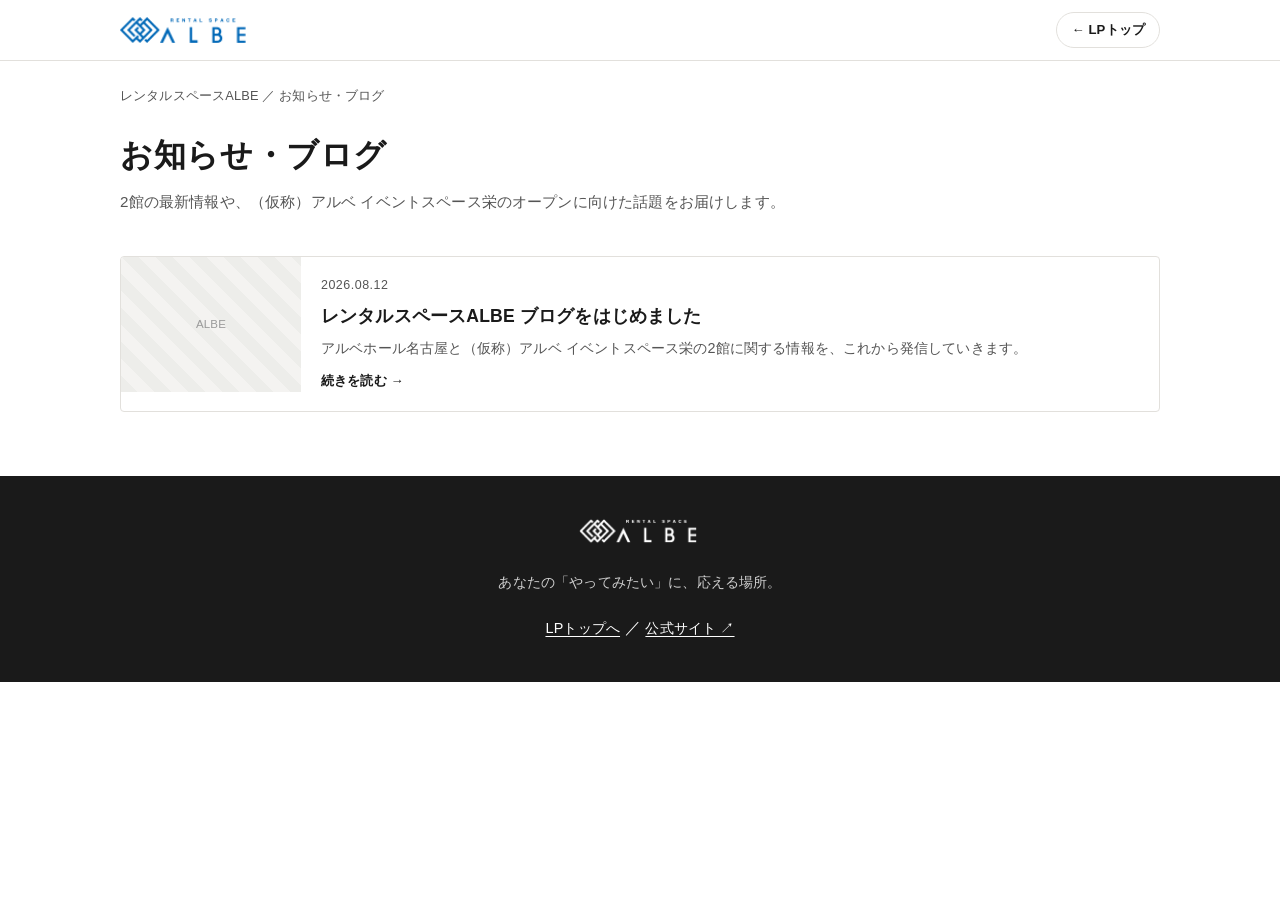
<file: blog/index.html>
<!doctype html>
<html lang="ja">
<head>
  <meta charset="utf-8">
  <meta name="viewport" content="width=device-width, initial-scale=1">
  <title>お知らせ・ブログ｜レンタルスペースALBE</title>
  <meta name="description" content="レンタルスペースALBE（アルベホール名古屋／（仮称）アルベ イベントスペース栄）のお知らせ・ブログ。会場のご利用情報やオープンに向けた最新情報をお届けします。">
  <link rel="canonical" href="https://space-albe.com/lp/blog/">
  <link rel="icon" href="../favicon-1.png" type="image/png">
  <link rel="apple-touch-icon" href="../favicon-1.png">
  <!-- Google tag (gtag.js) -->
  <script async src="https://www.googletagmanager.com/gtag/js?id=G-XYZM0LL6BB"></script>
  <script>
    window.dataLayer = window.dataLayer || [];
    function gtag(){dataLayer.push(arguments);}
    gtag('js', new Date());
    gtag('config', 'G-XYZM0LL6BB');
  </script>
  <link rel="stylesheet" href="../style.css?v=11">
</head>
<body>
  <header class="site-header">
    <div class="container header-inner">
      <a class="brand" href="../" aria-label="レンタルスペースALBE トップへ"><img class="brand-logo" src="../logo-s.png" alt="レンタルスペースALBE"></a>
      <nav class="header-nav" aria-label="主要導線">
        <a class="header-official" href="../">← LPトップ</a>
      </nav>
    </div>
  </header>

  <main>
    <div class="container">
      <p class="crumb"><a href="../">レンタルスペースALBE</a> ／ お知らせ・ブログ</p>
      <div class="page-head">
        <h1 class="page-title">お知らせ・ブログ</h1>
        <p class="page-lead">2館の最新情報や、（仮称）アルベ イベントスペース栄のオープンに向けた話題をお届けします。</p>
      </div>

      <ul class="post-list">
        <li>
          <a class="post-card" href="./2026-08-12-hello.html">
            <div class="post-thumb">ALBE</div>
            <div class="post-card-body">
              <span class="post-date">2026.08.12</span>
              <span class="post-card-title">レンタルスペースALBE ブログをはじめました</span>
              <span class="post-excerpt">アルベホール名古屋と（仮称）アルベ イベントスペース栄の2館に関する情報を、これから発信していきます。</span>
              <span class="post-more">続きを読む</span>
            </div>
          </a>
        </li>
      </ul>
    </div>
  </main>

  <footer class="site-footer">
    <div class="container">
      <p class="footer-brand"><img class="footer-logo" src="../logo-w.png" alt="レンタルスペースALBE"></p>
      <p class="footer-tagline">あなたの「やってみたい」に、応える場所。</p>
      <p class="footer-links"><a href="../">LPトップへ</a> ／ <a href="https://space-albe.com/" target="_blank" rel="noopener">公式サイト ↗</a></p>
    </div>
  </footer>
</body>
</html>
</file>
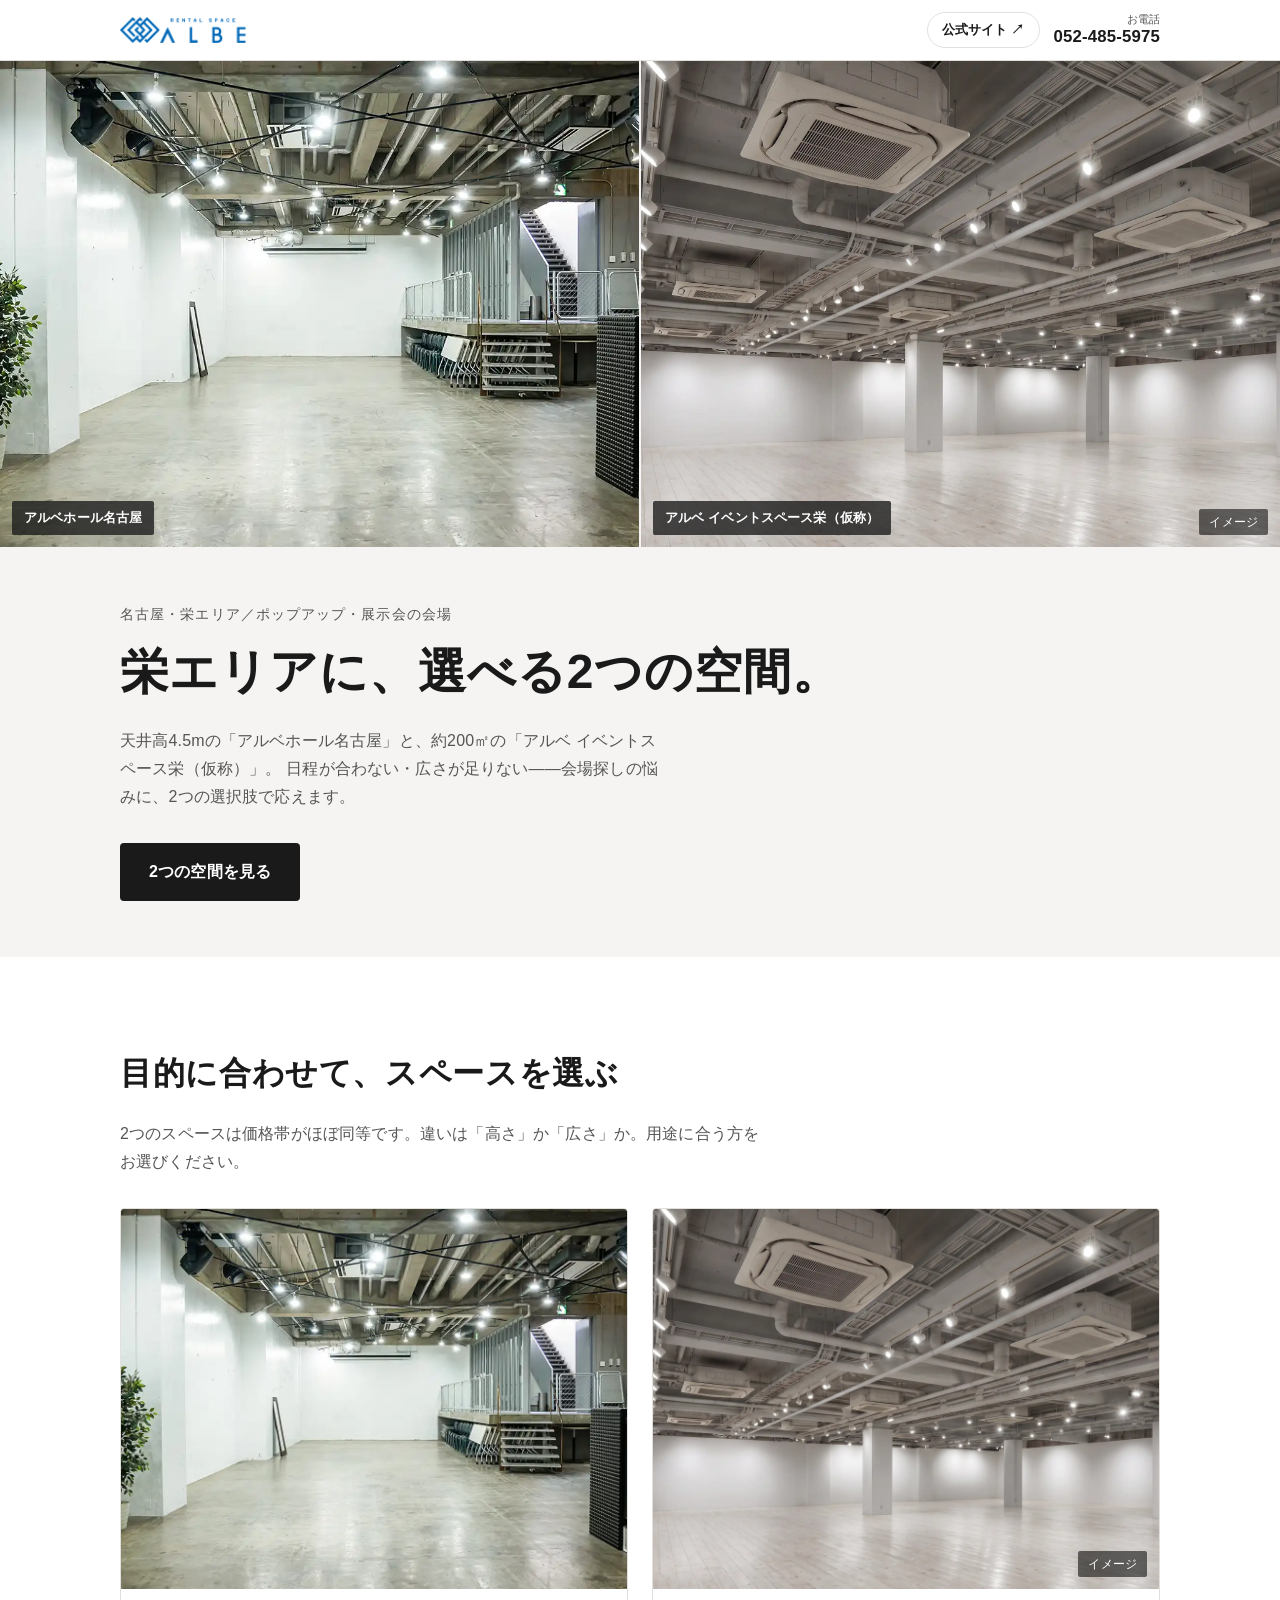
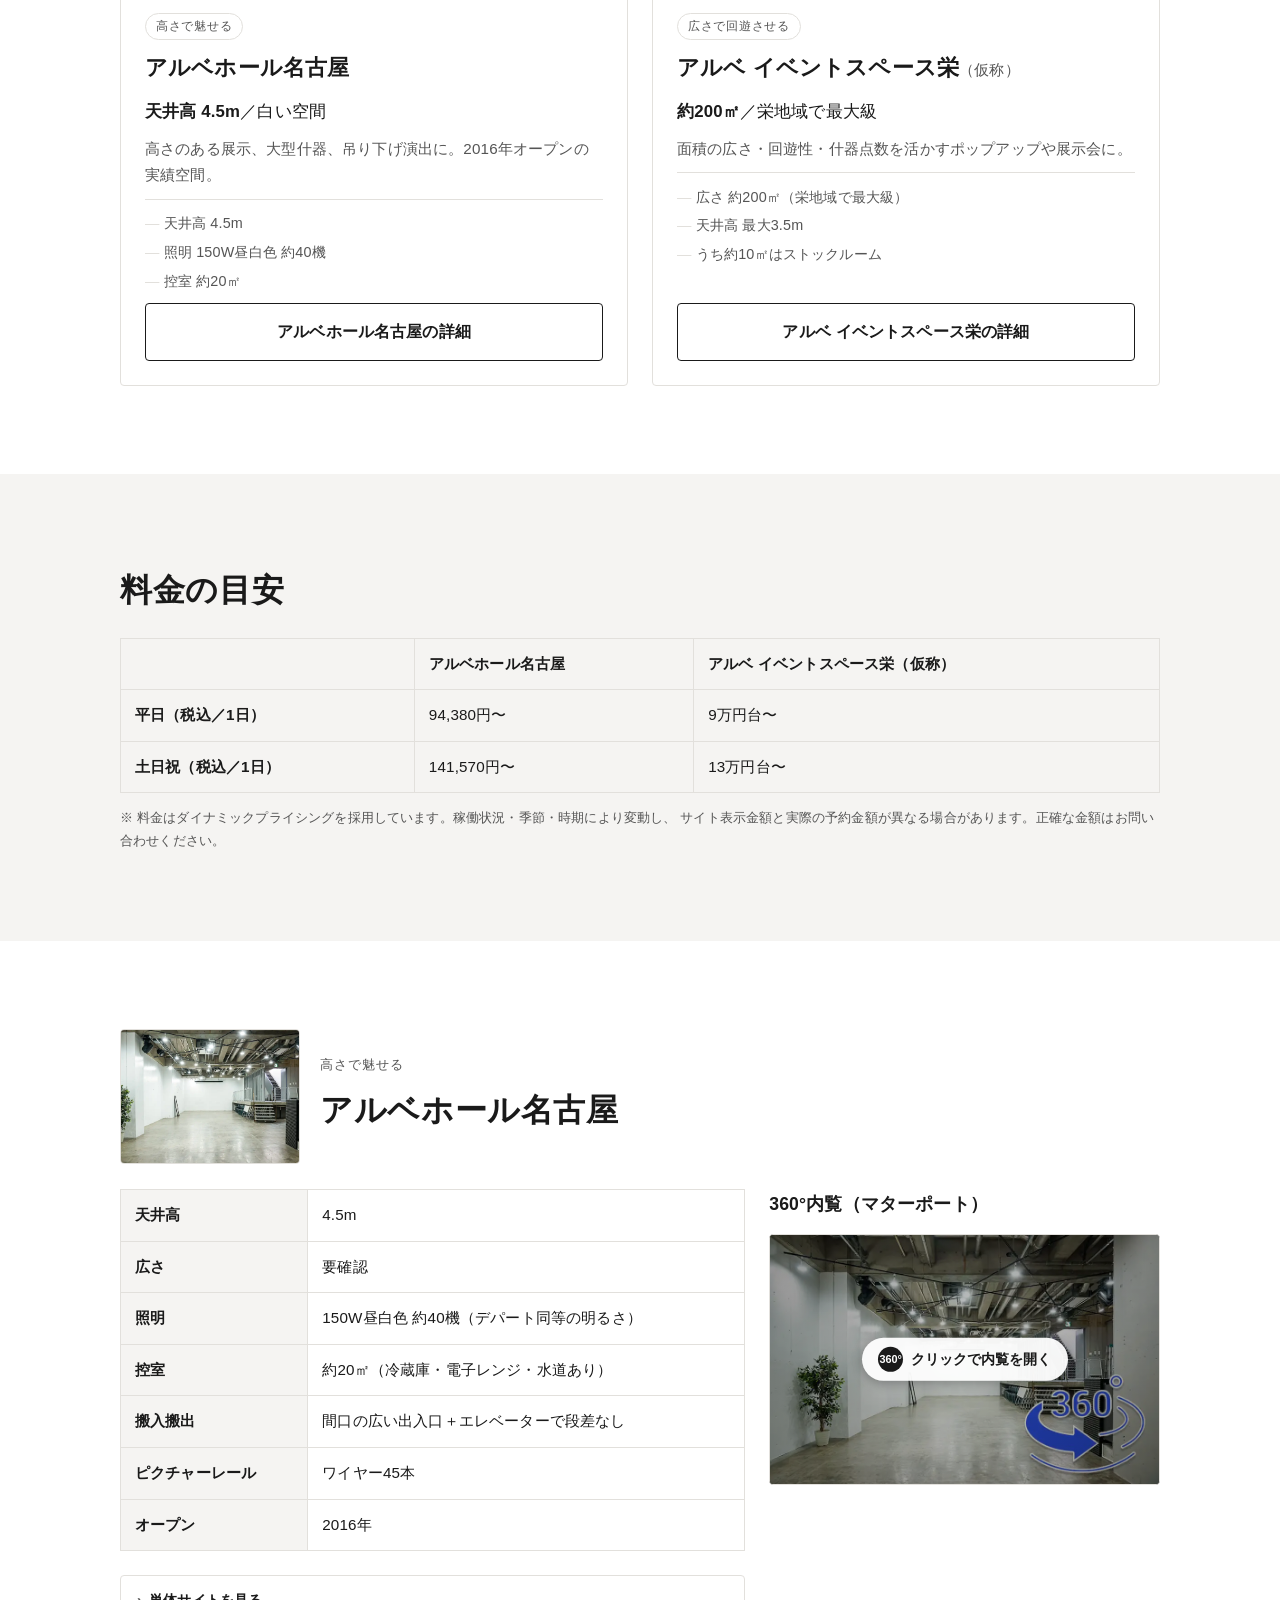
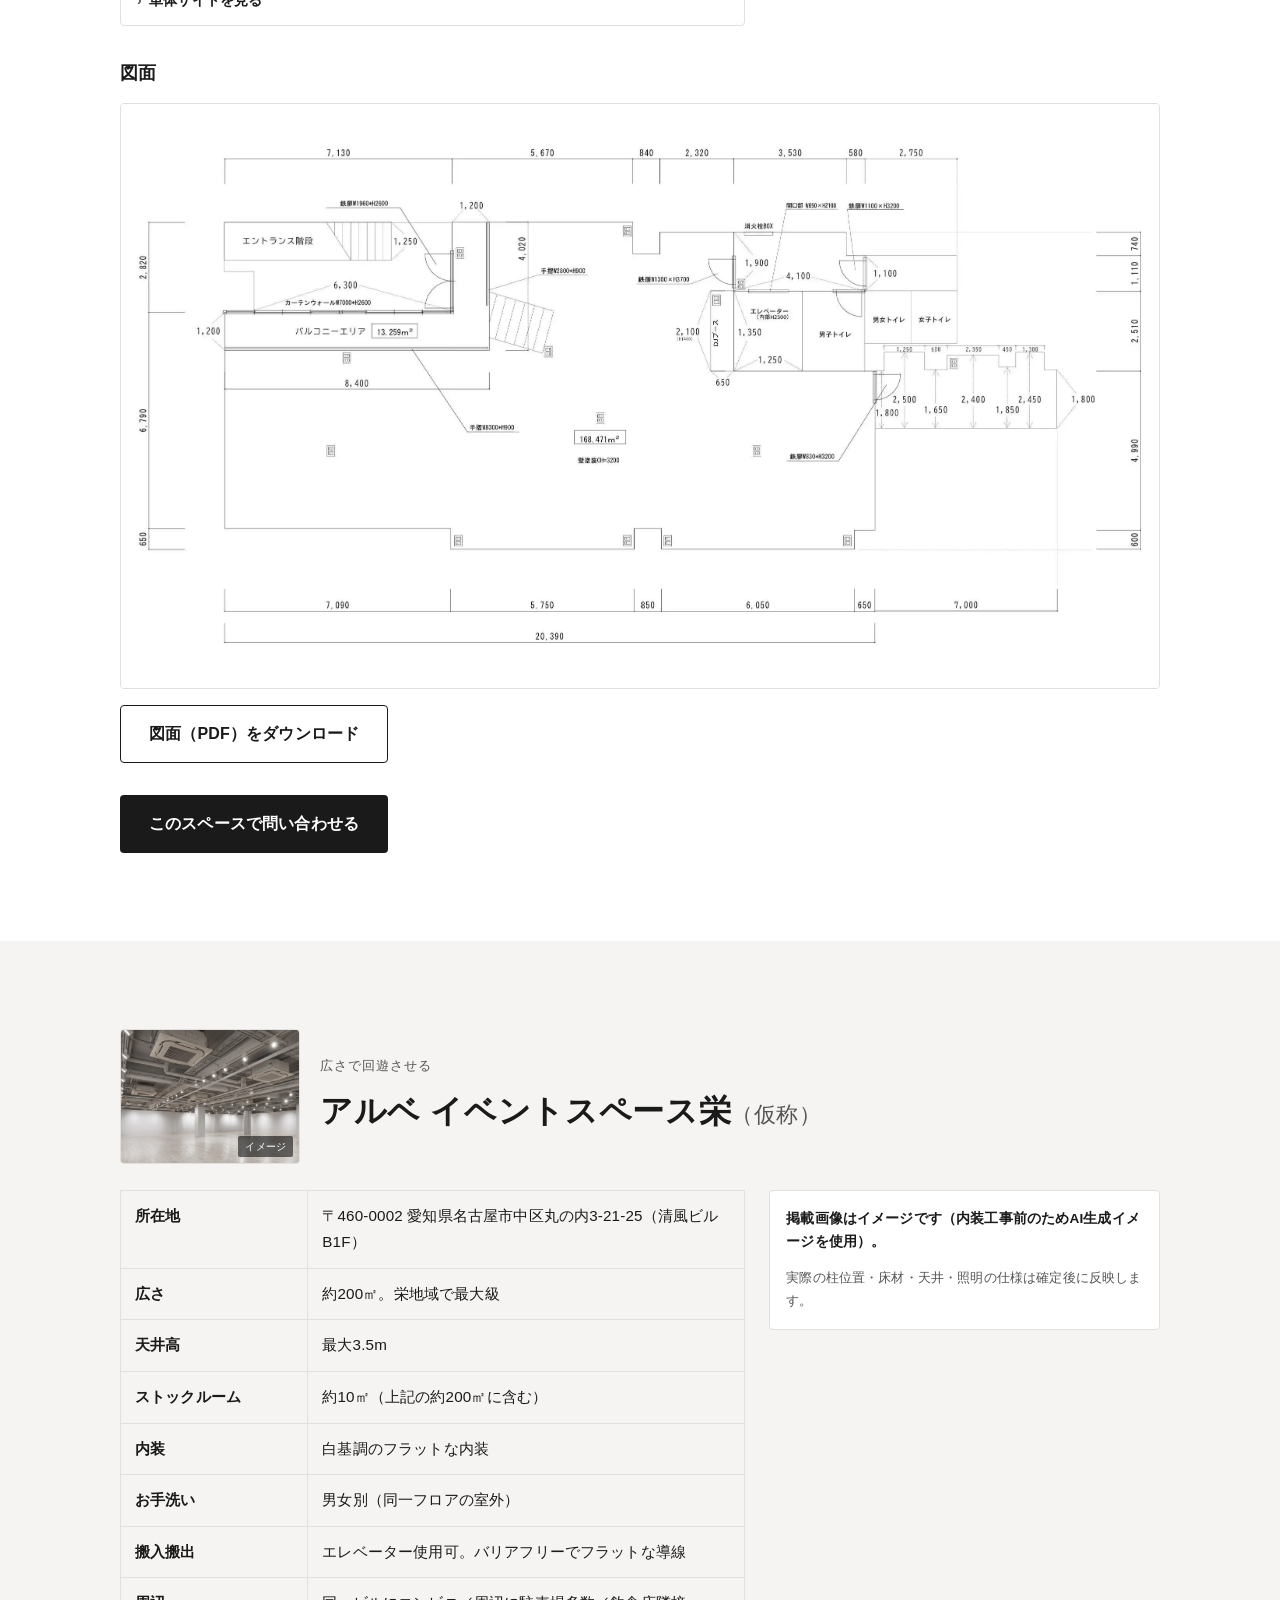
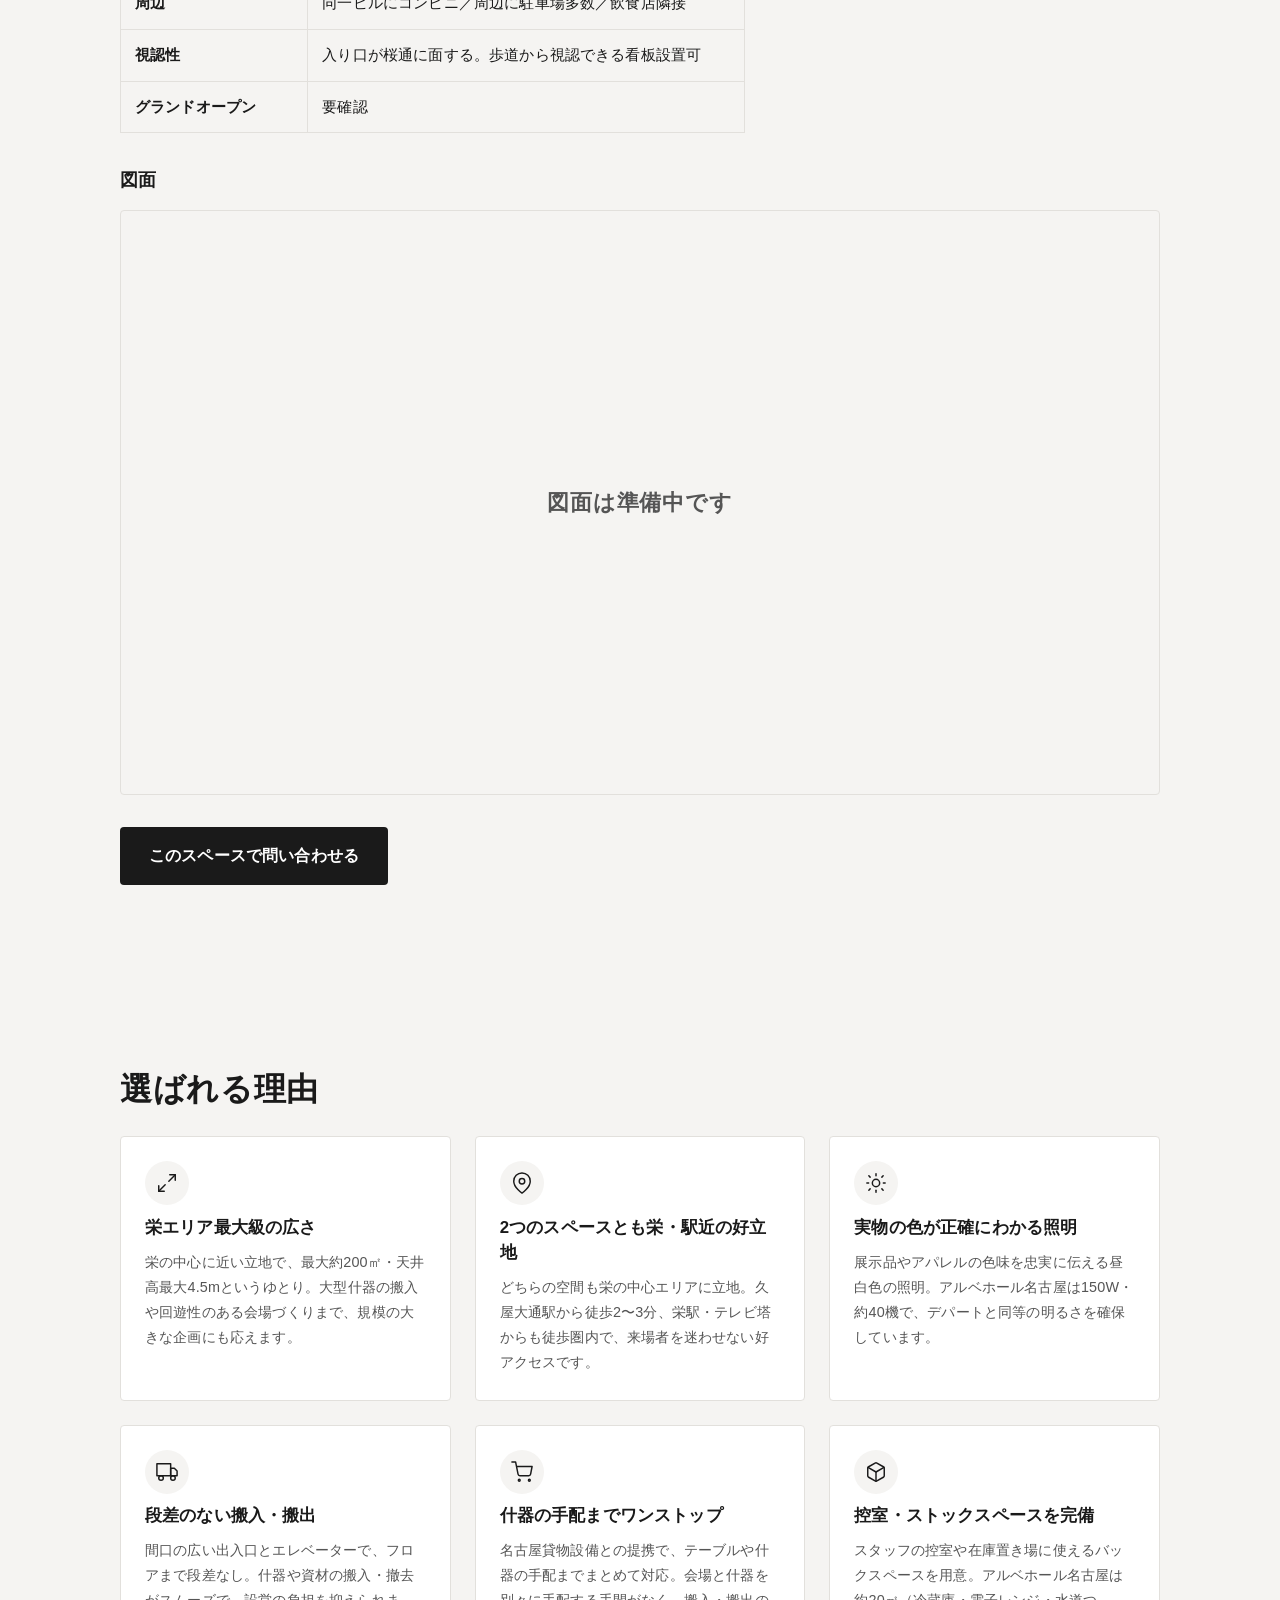
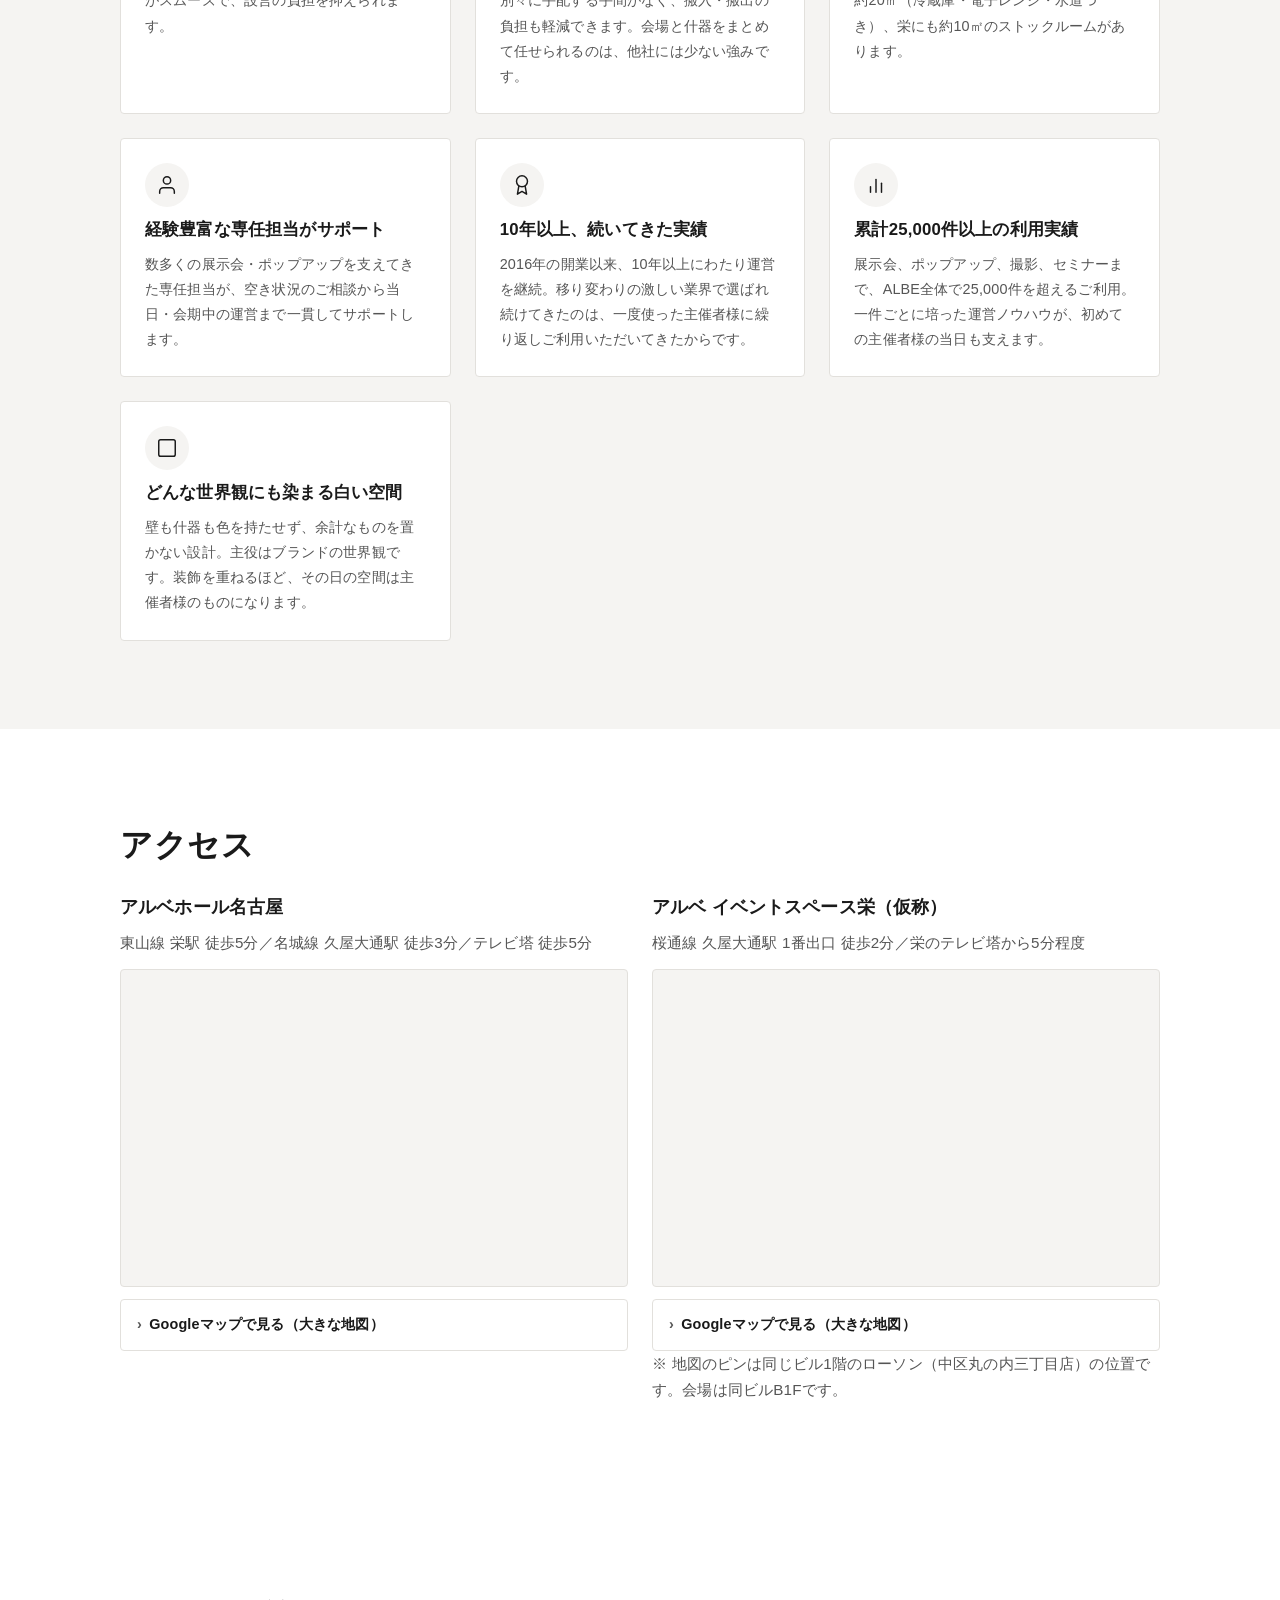
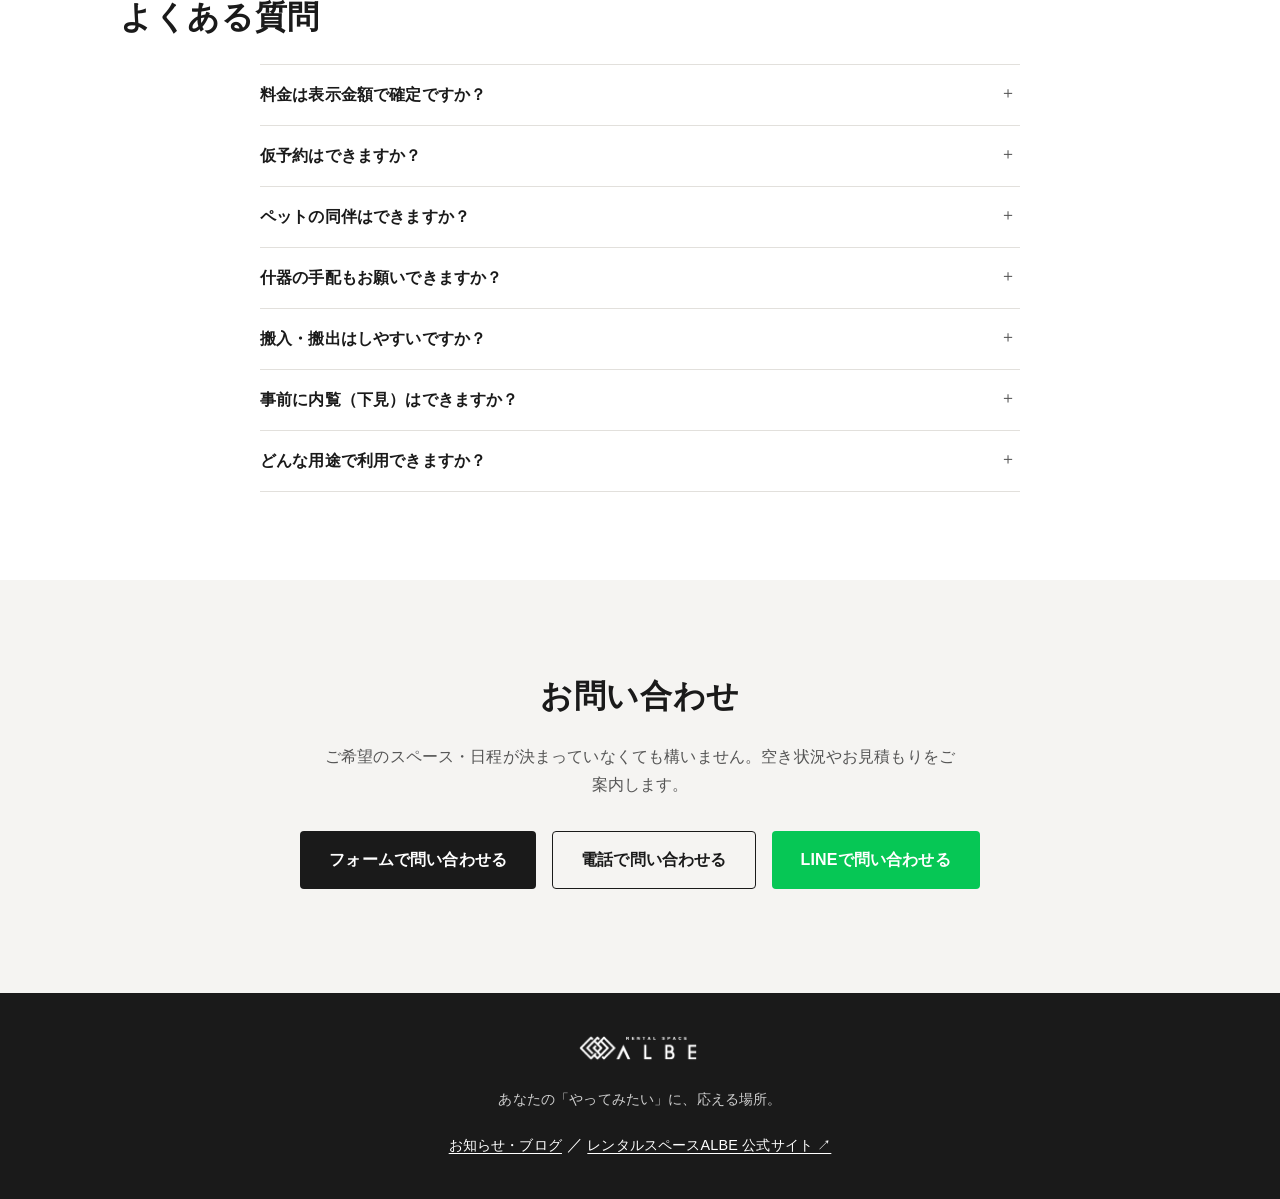
<file: popup/index.html>
<!doctype html>
<html lang="ja">
<head>
  <meta charset="utf-8">
  <meta name="viewport" content="width=device-width, initial-scale=1">

  <!-- ===== 基本メタ ===== -->
  <title>栄エリアに2つの空間｜レンタルスペースALBE（アルベホール名古屋／アルベ イベントスペース栄）</title>
  <meta name="description" content="名古屋・栄エリアでポップアップ・展示会の会場をお探しの方へ。天井高4.5mのアルベホール名古屋と、約200㎡のアルベ イベントスペース栄（仮称）。2つの空間から選べます。">
  <link rel="canonical" href="https://space-albe.com/lp/popup/">
  <meta name="robots" content="index, follow">

  <!-- ===== ファビコン ===== -->
  <link rel="icon" href="favicon-1.png" type="image/png">
  <link rel="apple-touch-icon" href="favicon-1.png">

  <!-- ===== OGP（最小） ===== -->
  <meta property="og:type" content="website">
  <meta property="og:title" content="栄エリアに2つの空間｜レンタルスペースALBE">
  <meta property="og:description" content="天井高4.5mのアルベホール名古屋と、約200㎡のアルベ イベントスペース栄（仮称）。ポップアップ・展示会の会場を2つの空間から選べます。">
  <meta property="og:url" content="https://space-albe.com/lp/popup/">
  <meta property="og:site_name" content="レンタルスペースALBE">
  <!-- TODO: og:image を用意（1200x630 推奨） -->

  <!-- ===== LCP画像のプリロード（ファーストビューの2枚） ===== -->
  <link rel="preload" as="image" href="./albe-hall-01.webp" fetchpriority="high">
  <link rel="preload" as="image" href="./albe-sakae-01.webp" fetchpriority="high">

  <!-- ===== 計測タグ（GA4 + Google広告） ===== -->
  <!-- Google tag (gtag.js) -->
  <script async src="https://www.googletagmanager.com/gtag/js?id=G-XYZM0LL6BB"></script>
  <script>
    window.dataLayer = window.dataLayer || [];
    function gtag(){dataLayer.push(arguments);}
    gtag('js', new Date());
    gtag('config', 'G-XYZM0LL6BB');       // GA4 測定ID
    gtag('config', 'AW-17762210452');     // Google広告 コンバージョンID
  </script>

  <link rel="stylesheet" href="./style.css?v=11">

  <!-- ===== 構造化データ ===== -->
  <script type="application/ld+json">
  {
    "@context": "https://schema.org",
    "@type": "LocalBusiness",
    "@id": "https://space-albe.com/lp/popup/#albe-hall",
    "name": "アルベホール名古屋",
    "url": "https://albe-hall.com",
    "image": "https://space-albe.com/lp/popup/albe-hall-01.webp",
    "telephone": "+81-52-485-5975",
    "email": "rental@space-albe.com",
    "priceRange": "¥94,380〜¥141,570",
    "address": {
      "@type": "PostalAddress",
      "addressRegion": "愛知県",
      "addressLocality": "名古屋市中区",
      "addressCountry": "JP"
    },
    "geo": {
      "@type": "GeoCoordinates",
      "latitude": 35.173592,
      "longitude": 136.9111232
    },
    "hasMap": "https://maps.app.goo.gl/PGqDgs4J5oBA6rBe6",
    "sameAs": ["https://albe-hall.com"],
    "parentOrganization": {
      "@type": "Organization",
      "name": "レンタルスペースALBE（株式会社ファーストクリエイト）",
      "url": "https://space-albe.com/"
    }
  }
  </script>
  <script type="application/ld+json">
  {
    "@context": "https://schema.org",
    "@type": "LocalBusiness",
    "@id": "https://space-albe.com/lp/popup/#sakae",
    "name": "アルベ イベントスペース栄（仮称）",
    "url": "https://space-albe.com/lp/popup/#sakae",
    "image": "https://space-albe.com/lp/popup/albe-sakae-01.webp",
    "telephone": "+81-52-485-5975",
    "email": "rental@space-albe.com",
    "priceRange": "¥90,000〜¥139,000",
    "address": {
      "@type": "PostalAddress",
      "postalCode": "460-0002",
      "addressRegion": "愛知県",
      "addressLocality": "名古屋市中区",
      "streetAddress": "丸の内3-21-25 清風ビル B1F",
      "addressCountry": "JP"
    },
    "geo": {
      "@type": "GeoCoordinates",
      "latitude": 35.1737861,
      "longitude": 136.9016654
    },
    "parentOrganization": {
      "@type": "Organization",
      "name": "レンタルスペースALBE（株式会社ファーストクリエイト）",
      "url": "https://space-albe.com/"
    }
  }
  </script>
  <script type="application/ld+json">
  {
    "@context": "https://schema.org",
    "@type": "FAQPage",
    "mainEntity": [
      { "@type": "Question", "name": "料金は表示金額で確定ですか？", "acceptedAnswer": { "@type": "Answer", "text": "料金はダイナミックプライシングを採用しており、稼働状況・季節・時期によって変動します。サイト表示の金額は目安で、実際のご予約金額と異なる場合があります。正確な金額はお問い合わせください。" } },
      { "@type": "Question", "name": "仮予約はできますか？", "acceptedAnswer": { "@type": "Answer", "text": "仮予約は原則お受けしていません。ただし、期限を設けることを前提に、営業担当との調整で承れる場合があります。まずはご相談ください。" } },
      { "@type": "Question", "name": "ペットの同伴はできますか？", "acceptedAnswer": { "@type": "Answer", "text": "条件付きで可能です。スペース内で放し飼いにしないこと、糞尿対策（持ち帰りを含む）を徹底いただくことをお守りください。" } },
      { "@type": "Question", "name": "什器の手配もお願いできますか？", "acceptedAnswer": { "@type": "Answer", "text": "はい。名古屋貸物設備との提携により、テーブルや什器の手配まで対応できます。会場と什器をまとめてご依頼いただけるため、搬入・搬出の手間を軽減できます。" } },
      { "@type": "Question", "name": "搬入・搬出はしやすいですか？", "acceptedAnswer": { "@type": "Answer", "text": "間口の広い出入口からフロアまでエレベーターを使用し、段差なく搬入・搬出いただけます。什器や資材の多い企画でもスムーズです。" } },
      { "@type": "Question", "name": "事前に内覧（下見）はできますか？", "acceptedAnswer": { "@type": "Answer", "text": "可能です。アルベホール名古屋は360°バーチャル内覧（マターポート）もご用意しています。日程は担当までご相談ください。" } },
      { "@type": "Question", "name": "どんな用途で利用できますか？", "acceptedAnswer": { "@type": "Answer", "text": "アパレル・宝飾のポップアップストア、各種展示会、撮影、セミナーなど幅広くご利用いただけます。" } }
    ]
  }
  </script>
  <script type="application/ld+json">
  {
    "@context": "https://schema.org",
    "@type": "BreadcrumbList",
    "itemListElement": [
      { "@type": "ListItem", "position": 1, "name": "レンタルスペースALBE", "item": "https://space-albe.com/" },
      { "@type": "ListItem", "position": 2, "name": "栄エリアに2つの空間", "item": "https://space-albe.com/lp/popup/" }
    ]
  }
  </script>
</head>

<body>
  <a class="skip-link" href="#venues">本文へスキップ</a>

  <!-- ===== ヘッダー ===== -->
  <header class="site-header">
    <div class="container header-inner">
      <a class="brand" href="#top" aria-label="レンタルスペースALBE トップへ"><img class="brand-logo" src="logo-s.png" alt="レンタルスペースALBE"></a>
      <nav class="header-nav" aria-label="主要導線">
        <a class="header-official" href="https://space-albe.com/" target="_blank" rel="noopener" data-track="official_site" data-venue="header">公式サイト<span aria-hidden="true"> ↗</span></a>
        <a class="header-tel" href="tel:0524855975" data-track="tel" data-venue="header">
          <span class="header-tel-label">お電話</span>
          <span class="header-tel-num">052-485-5975</span>
        </a>
      </nav>
    </div>
  </header>

  <main>
    <!-- ===== ファーストビュー ===== -->
    <section class="hero" aria-labelledby="hero-title">
      <div class="hero-media hero-media--split">
        <!-- 左：アルベホール名古屋（実写）／右：アルベ イベントスペース栄（イメージ）。LCP要素のため lazy は付けない -->
        <figure class="hero-half">
          <img src="albe-hall-01.webp" alt="アルベホール名古屋の空間。天井高4.5mの白い空間" fetchpriority="high">
          <figcaption class="hero-half-label">アルベホール名古屋</figcaption>
        </figure>
        <figure class="hero-half hero-half--sakae">
          <img src="albe-sakae-01.webp" alt="（仮称）アルベ イベントスペース栄のイメージ。白壁と白木調の床の約200㎡のフラットな空間" fetchpriority="high">
          <figcaption class="hero-half-label">アルベ イベントスペース栄（仮称）</figcaption>
          <p class="image-note">イメージ</p>
        </figure>
      </div>
      <div class="hero-copy container">
        <p class="hero-eyebrow">名古屋・栄エリア／ポップアップ・展示会の会場</p>
        <h1 id="hero-title">栄エリアに、選べる2つの空間。</h1>
        <p class="hero-lead">
          天井高4.5mの「アルベホール名古屋」と、約200㎡の「アルベ イベントスペース栄（仮称）」。
          日程が合わない・広さが足りない——会場探しの悩みに、2つの選択肢で応えます。
        </p>
        <a class="btn btn-primary" href="#venues">2つの空間を見る</a>
      </div>
    </section>

    <!-- ===== 館の選択（最重要セクション） ===== -->
    <section id="venues" class="section venues" aria-labelledby="venues-title">
      <div class="container">
        <h2 id="venues-title" class="section-title">目的に合わせて、スペースを選ぶ</h2>
        <p class="section-lead">
          2つのスペースは価格帯がほぼ同等です。違いは「高さ」か「広さ」か。用途に合う方をお選びください。
        </p>

        <div class="venue-grid">
          <!-- アルベホール名古屋 -->
          <article class="venue-card">
            <div class="venue-card-media">
              <img src="albe-hall-01.webp" alt="アルベホール名古屋の空間" loading="lazy">
            </div>
            <div class="venue-card-body">
              <p class="venue-tag">高さで魅せる</p>
              <h3 class="venue-name">アルベホール名古屋</h3>
              <p class="venue-strength"><strong>天井高 4.5m</strong>／白い空間</p>
              <p class="venue-desc">高さのある展示、大型什器、吊り下げ演出に。2016年オープンの実績空間。</p>
              <ul class="venue-facts">
                <li>天井高 4.5m</li>
                <li>照明 150W昼白色 約40機</li>
                <li>控室 約20㎡</li>
              </ul>
              <a class="btn btn-outline" href="#albe-hall"
                 data-track="select_venue" data-venue="albe-hall">アルベホール名古屋の詳細</a>
            </div>
          </article>

          <!-- アルベ イベントスペース栄 -->
          <article class="venue-card">
            <div class="venue-card-media">
              <img src="albe-sakae-01.webp" alt="（仮称）アルベ イベントスペース栄のイメージ" loading="lazy">
              <p class="image-note">イメージ</p>
            </div>
            <div class="venue-card-body">
              <p class="venue-tag">広さで回遊させる</p>
              <h3 class="venue-name">アルベ イベントスペース栄<span class="tentative">（仮称）</span></h3>
              <p class="venue-strength"><strong>約200㎡</strong>／栄地域で最大級</p>
              <p class="venue-desc">面積の広さ・回遊性・什器点数を活かすポップアップや展示会に。</p>
              <ul class="venue-facts">
                <li>広さ 約200㎡（栄地域で最大級）</li>
                <li>天井高 最大3.5m</li>
                <li>うち約10㎡はストックルーム</li>
              </ul>
              <a class="btn btn-outline" href="#sakae"
                 data-track="select_venue" data-venue="sakae">アルベ イベントスペース栄の詳細</a>
            </div>
          </article>
        </div>
      </div>
    </section>

    <!-- ===== 料金（早い位置に配置＝自己選別） ===== -->
    <section id="pricing" class="section pricing" aria-labelledby="pricing-title">
      <div class="container">
        <h2 id="pricing-title" class="section-title">料金の目安</h2>
        <div class="table-wrap">
          <table class="spec-table">
            <thead>
              <tr>
                <th scope="col">　</th>
                <th scope="col">アルベホール名古屋</th>
                <th scope="col">アルベ イベントスペース栄（仮称）</th>
              </tr>
            </thead>
            <tbody>
              <tr>
                <th scope="row">平日（税込／1日）</th>
                <td>94,380円〜</td>
                <td>9万円台〜</td>
              </tr>
              <tr>
                <th scope="row">土日祝（税込／1日）</th>
                <td>141,570円〜</td>
                <td>13万円台〜</td>
              </tr>
            </tbody>
          </table>
        </div>
        <p class="note">
          ※ 料金はダイナミックプライシングを採用しています。稼働状況・季節・時期により変動し、
          サイト表示金額と実際の予約金額が異なる場合があります。正確な金額はお問い合わせください。
        </p>
      </div>
    </section>

    <!-- ===== 各館の詳細スペック ===== -->
    <section id="albe-hall" class="section detail" aria-labelledby="albe-hall-title">
      <div class="container">
        <div class="detail-head">
          <figure class="detail-media">
            <img src="albe-hall-01.webp" alt="アルベホール名古屋の空間。コンクリート床・白壁・スケルトン天井" loading="lazy">
          </figure>
          <div class="detail-head-text">
            <p class="detail-eyebrow">高さで魅せる</p>
            <h2 id="albe-hall-title" class="section-title">アルベホール名古屋</h2>
          </div>
        </div>
        <div class="detail-grid">
          <div class="table-wrap">
            <table class="spec-table spec-table--pairs">
              <tbody>
                <tr><th scope="row">天井高</th><td>4.5m</td></tr>
                <tr><th scope="row">広さ</th><td><!-- TODO: 面積数値 要確認 -->要確認</td></tr>
                <tr><th scope="row">照明</th><td>150W昼白色 約40機（デパート同等の明るさ）</td></tr>
                <tr><th scope="row">控室</th><td>約20㎡（冷蔵庫・電子レンジ・水道あり）</td></tr>
                <tr><th scope="row">搬入搬出</th><td>間口の広い出入口＋エレベーターで段差なし</td></tr>
                <tr><th scope="row">ピクチャーレール</th><td>ワイヤー45本</td></tr>
                <tr><th scope="row">オープン</th><td>2016年</td></tr>
              </tbody>
            </table>
          </div>
          <div class="matterport">
            <h3 class="floorplan-title">360°内覧（マターポート）</h3>
            <button type="button" class="mp-thumb" data-mp="https://my.matterport.com/show/?m=JcEfzJ5ZYnq"
                    data-track="matterport" data-venue="albe-hall" aria-label="360°バーチャル内覧を開く">
              <img src="albe-hall-03.webp" alt="アルベホール名古屋の360°内覧" loading="lazy">
              <span class="mp-badge" aria-hidden="true"><span class="mp-badge-icon">360°</span>クリックで内覧を開く</span>
            </button>
          </div>
          <div class="detail-links">
            <a class="link-item" href="https://albe-hall.com" target="_blank" rel="noopener">単体サイトを見る</a>
          </div>
        </div>
        <div class="floorplan">
          <h3 class="floorplan-title">図面</h3>
          <figure class="floorplan-media">
            <img src="albe-hall-02.webp" alt="アルベホール名古屋の図面" loading="lazy">
          </figure>
          <a class="btn btn-outline btn-download" href="albe-hall-02.pdf" target="_blank" rel="noopener" download data-track="floorplan_pdf" data-venue="albe-hall">図面（PDF）をダウンロード</a>
        </div>
        <div class="detail-cta">
          <a class="btn btn-primary" href="https://space-albe.com/contact/?venue=albe-hall"
             data-track="to_form" data-venue="albe-hall">このスペースで問い合わせる</a>
        </div>
      </div>
    </section>

    <section id="sakae" class="section detail detail--alt" aria-labelledby="sakae-title">
      <div class="container">
        <div class="detail-head">
          <figure class="detail-media">
            <img src="albe-sakae-01.webp" alt="（仮称）アルベ イベントスペース栄のイメージ。白壁と白木調の床の約200㎡のフラットな空間" loading="lazy">
            <p class="image-note">イメージ</p>
          </figure>
          <div class="detail-head-text">
            <p class="detail-eyebrow">広さで回遊させる</p>
            <h2 id="sakae-title" class="section-title">アルベ イベントスペース栄<span class="tentative">（仮称）</span></h2>
          </div>
        </div>
        <div class="detail-grid">
          <div class="table-wrap">
            <table class="spec-table spec-table--pairs">
              <tbody>
                <tr><th scope="row">所在地</th><td>〒460-0002 愛知県名古屋市中区丸の内3-21-25（清風ビル B1F）</td></tr>
                <tr><th scope="row">広さ</th><td>約200㎡。栄地域で最大級</td></tr>
                <tr><th scope="row">天井高</th><td>最大3.5m</td></tr>
                <tr><th scope="row">ストックルーム</th><td>約10㎡（上記の約200㎡に含む）</td></tr>
                <tr><th scope="row">内装</th><td>白基調のフラットな内装</td></tr>
                <tr><th scope="row">お手洗い</th><td>男女別（同一フロアの室外）</td></tr>
                <tr><th scope="row">搬入搬出</th><td>エレベーター使用可。バリアフリーでフラットな導線</td></tr>
                <tr><th scope="row">周辺</th><td>同一ビルにコンビニ／周辺に駐車場多数／飲食店隣接</td></tr>
                <tr><th scope="row">視認性</th><td>入り口が桜通に面する。歩道から視認できる看板設置可</td></tr>
                <tr><th scope="row">グランドオープン</th><td><!-- TODO: 開業時期 要確認（2026年11月の可能性） -->要確認</td></tr>
              </tbody>
            </table>
          </div>
          <div class="detail-note-box">
            <p class="image-note">掲載画像はイメージです（内装工事前のためAI生成イメージを使用）。</p>
            <p class="note">実際の柱位置・床材・天井・照明の仕様は確定後に反映します。</p>
          </div>
        </div>
        <div class="floorplan">
          <h3 class="floorplan-title">図面</h3>
          <figure class="floorplan-media floorplan-media--pending">
            <span>図面は準備中です</span>
          </figure>
        </div>
        <div class="detail-cta">
          <a class="btn btn-primary" href="https://space-albe.com/contact/?venue=sakae"
             data-track="to_form" data-venue="sakae">このスペースで問い合わせる</a>
        </div>
      </div>
    </section>

    <!-- ===== 選ばれる理由 ===== -->
    <section id="reasons" class="section reasons" aria-labelledby="reasons-title">
      <div class="container">
        <h2 id="reasons-title" class="section-title">選ばれる理由</h2>
        <div class="reason-grid">
          <div class="reason-card">
            <span class="reason-icon" aria-hidden="true"><svg viewBox="0 0 24 24" fill="none" stroke="currentColor" stroke-width="1.6" stroke-linecap="round" stroke-linejoin="round"><path d="M15 3h6v6"/><path d="M9 21H3v-6"/><path d="M21 3l-7 7"/><path d="M3 21l7-7"/></svg></span>
            <h3>栄エリア最大級の広さ</h3>
            <p>栄の中心に近い立地で、最大約200㎡・天井高最大4.5mというゆとり。大型什器の搬入や回遊性のある会場づくりまで、規模の大きな企画にも応えます。</p>
          </div>
          <div class="reason-card">
            <span class="reason-icon" aria-hidden="true"><svg viewBox="0 0 24 24" fill="none" stroke="currentColor" stroke-width="1.6" stroke-linecap="round" stroke-linejoin="round"><path d="M21 10c0 7-9 13-9 13s-9-6-9-13a9 9 0 0 1 18 0z"/><circle cx="12" cy="10" r="3"/></svg></span>
            <h3>2つのスペースとも栄・駅近の好立地</h3>
            <p>どちらの空間も栄の中心エリアに立地。久屋大通駅から徒歩2〜3分、栄駅・テレビ塔からも徒歩圏内で、来場者を迷わせない好アクセスです。</p>
          </div>
          <div class="reason-card">
            <span class="reason-icon" aria-hidden="true"><svg viewBox="0 0 24 24" fill="none" stroke="currentColor" stroke-width="1.6" stroke-linecap="round" stroke-linejoin="round"><circle cx="12" cy="12" r="4"/><line x1="12" y1="2" x2="12" y2="4"/><line x1="12" y1="20" x2="12" y2="22"/><line x1="4.2" y1="4.2" x2="5.6" y2="5.6"/><line x1="18.4" y1="18.4" x2="19.8" y2="19.8"/><line x1="2" y1="12" x2="4" y2="12"/><line x1="20" y1="12" x2="22" y2="12"/><line x1="4.2" y1="19.8" x2="5.6" y2="18.4"/><line x1="18.4" y1="5.6" x2="19.8" y2="4.2"/></svg></span>
            <h3>実物の色が正確にわかる照明</h3>
            <p>展示品やアパレルの色味を忠実に伝える昼白色の照明。アルベホール名古屋は150W・約40機で、デパートと同等の明るさを確保しています。</p>
          </div>
          <div class="reason-card">
            <span class="reason-icon" aria-hidden="true"><svg viewBox="0 0 24 24" fill="none" stroke="currentColor" stroke-width="1.6" stroke-linecap="round" stroke-linejoin="round"><rect x="1" y="3" width="15" height="13"/><path d="M16 8h4l3 3v5h-7z"/><circle cx="5.5" cy="18.5" r="2.5"/><circle cx="18.5" cy="18.5" r="2.5"/></svg></span>
            <h3>段差のない搬入・搬出</h3>
            <p>間口の広い出入口とエレベーターで、フロアまで段差なし。什器や資材の搬入・撤去がスムーズで、設営の負担を抑えられます。</p>
          </div>
          <div class="reason-card">
            <span class="reason-icon" aria-hidden="true"><svg viewBox="0 0 24 24" fill="none" stroke="currentColor" stroke-width="1.6" stroke-linecap="round" stroke-linejoin="round"><circle cx="9" cy="21" r="1"/><circle cx="20" cy="21" r="1"/><path d="M1 1h4l2.68 13.39a2 2 0 0 0 2 1.61h9.72a2 2 0 0 0 2-1.61L23 6H6"/></svg></span>
            <h3>什器の手配までワンストップ</h3>
            <p>名古屋貸物設備との提携で、テーブルや什器の手配までまとめて対応。会場と什器を別々に手配する手間がなく、搬入・搬出の負担も軽減できます。会場と什器をまとめて任せられるのは、他社には少ない強みです。</p>
          </div>
          <div class="reason-card">
            <span class="reason-icon" aria-hidden="true"><svg viewBox="0 0 24 24" fill="none" stroke="currentColor" stroke-width="1.6" stroke-linecap="round" stroke-linejoin="round"><path d="M21 16V8a2 2 0 0 0-1-1.73l-7-4a2 2 0 0 0-2 0l-7 4A2 2 0 0 0 3 8v8a2 2 0 0 0 1 1.73l7 4a2 2 0 0 0 2 0l7-4A2 2 0 0 0 21 16z"/><polyline points="3.27 6.96 12 12.01 20.73 6.96"/><line x1="12" y1="22.08" x2="12" y2="12"/></svg></span>
            <h3>控室・ストックスペースを完備</h3>
            <p>スタッフの控室や在庫置き場に使えるバックスペースを用意。アルベホール名古屋は約20㎡（冷蔵庫・電子レンジ・水道つき）、栄にも約10㎡のストックルームがあります。</p>
          </div>
          <div class="reason-card">
            <span class="reason-icon" aria-hidden="true"><svg viewBox="0 0 24 24" fill="none" stroke="currentColor" stroke-width="1.6" stroke-linecap="round" stroke-linejoin="round"><path d="M20 21v-2a4 4 0 0 0-4-4H8a4 4 0 0 0-4 4v2"/><circle cx="12" cy="7" r="4"/></svg></span>
            <h3>経験豊富な専任担当がサポート</h3>
            <p>数多くの展示会・ポップアップを支えてきた専任担当が、空き状況のご相談から当日・会期中の運営まで一貫してサポートします。</p>
          </div>
          <div class="reason-card">
            <span class="reason-icon" aria-hidden="true"><svg viewBox="0 0 24 24" fill="none" stroke="currentColor" stroke-width="1.6" stroke-linecap="round" stroke-linejoin="round"><circle cx="12" cy="8" r="6"/><path d="M8.5 13.5L7 22l5-3 5 3-1.5-8.5"/></svg></span>
            <h3>10年以上、続いてきた実績</h3>
            <p>2016年の開業以来、10年以上にわたり運営を継続。移り変わりの激しい業界で選ばれ続けてきたのは、一度使った主催者様に繰り返しご利用いただいてきたからです。</p>
          </div>
          <div class="reason-card">
            <span class="reason-icon" aria-hidden="true"><svg viewBox="0 0 24 24" fill="none" stroke="currentColor" stroke-width="1.6" stroke-linecap="round" stroke-linejoin="round"><line x1="6" y1="20" x2="6" y2="14"/><line x1="12" y1="20" x2="12" y2="6"/><line x1="18" y1="20" x2="18" y2="10"/></svg></span>
            <h3>累計25,000件以上の利用実績</h3>
            <p>展示会、ポップアップ、撮影、セミナーまで、ALBE全体で25,000件を超えるご利用。一件ごとに培った運営ノウハウが、初めての主催者様の当日も支えます。</p>
          </div>
          <div class="reason-card">
            <span class="reason-icon" aria-hidden="true"><svg viewBox="0 0 24 24" fill="none" stroke="currentColor" stroke-width="1.6" stroke-linecap="round" stroke-linejoin="round"><rect x="3" y="3" width="18" height="18" rx="2"/></svg></span>
            <h3>どんな世界観にも染まる白い空間</h3>
            <p>壁も什器も色を持たせず、余計なものを置かない設計。主役はブランドの世界観です。装飾を重ねるほど、その日の空間は主催者様のものになります。</p>
          </div>
        </div>
      </div>
    </section>

    <!-- ===== アクセス ===== -->
    <section id="access" class="section access" aria-labelledby="access-title">
      <div class="container">
        <h2 id="access-title" class="section-title">アクセス</h2>
        <div class="access-grid">
          <div class="access-item">
            <h3>アルベホール名古屋</h3>
            <p>東山線 栄駅 徒歩5分／名城線 久屋大通駅 徒歩3分／テレビ塔 徒歩5分</p>
            <div class="map-embed">
              <iframe src="https://www.google.com/maps/embed?pb=!1m18!1m12!1m3!1d3261.3193600533255!2d136.9111232!3d35.173592!2m3!1f0!2f0!3f0!3m2!1i1024!2i768!4f13.1!3m3!1m2!1s0x600371dbcc308675%3A0xc1dfffa3d8590120!2z44Ki44Or44OZ44Ob44O844Or5ZCN5Y-k5bGL!5e0!3m2!1sja!2sjp!4v1786441379130!5m2!1sja!2sjp" style="border:0;" allowfullscreen="" loading="lazy" referrerpolicy="strict-origin-when-cross-origin" title="アルベホール名古屋の地図"></iframe>
            </div>
            <a class="link-item" href="https://maps.app.goo.gl/PGqDgs4J5oBA6rBe6" target="_blank" rel="noopener">Googleマップで見る（大きな地図）</a>
          </div>
          <div class="access-item">
            <h3>アルベ イベントスペース栄（仮称）</h3>
            <p>桜通線 久屋大通駅 1番出口 徒歩2分／栄のテレビ塔から5分程度</p>
            <div class="map-embed">
              <iframe src="https://www.google.com/maps/embed?pb=!1m18!1m12!1m3!1d2306.091303208756!2d136.90412696318563!3d35.17393509617434!2m3!1f0!2f0!3f0!3m2!1i1024!2i768!4f13.1!3m3!1m2!1s0x6003711fe36420f3%3A0x54c1dbd299599dd7!2z44Ot44O844K944OzIOS4reWMuuS4uOOBruWGheS4ieS4geebruW6lw!5e0!3m2!1sja!2sjp!4v1786507884659!5m2!1sja!2sjp" style="border:0;" allowfullscreen="" loading="lazy" referrerpolicy="strict-origin-when-cross-origin" title="アルベ イベントスペース栄の地図（同じビルのローソン 中区丸の内三丁目店）"></iframe>
            </div>
            <a class="link-item" href="https://www.google.com/maps/search/?api=1&query=%E6%84%9B%E7%9F%A5%E7%9C%8C%E5%90%8D%E5%8F%A4%E5%B1%8B%E5%B8%82%E4%B8%AD%E5%8C%BA%E4%B8%B8%E3%81%AE%E5%86%853-21-25%E6%B8%85%E9%A2%A8%E3%83%93%E3%83%AB" target="_blank" rel="noopener">Googleマップで見る（大きな地図）</a>
            <p class="map-note">※ 地図のピンは同じビル1階のローソン（中区丸の内三丁目店）の位置です。会場は同ビルB1Fです。</p>
          </div>
        </div>
      </div>
    </section>

    <!-- ===== よくある質問 ===== -->
    <section id="faq" class="section faq" aria-labelledby="faq-title">
      <div class="container">
        <h2 id="faq-title" class="section-title">よくある質問</h2>
        <div class="faq-list">
          <details class="faq-item">
            <summary>料金は表示金額で確定ですか？</summary>
            <div class="faq-answer"><p>料金はダイナミックプライシングを採用しており、稼働状況・季節・時期によって変動します。サイト表示の金額は目安で、実際のご予約金額と異なる場合があります。正確な金額はお問い合わせください。</p></div>
          </details>
          <details class="faq-item">
            <summary>仮予約はできますか？</summary>
            <div class="faq-answer"><p>仮予約は原則お受けしていません。ただし、期限を設けることを前提に、営業担当との調整で承れる場合があります。まずはご相談ください。</p></div>
          </details>
          <details class="faq-item">
            <summary>ペットの同伴はできますか？</summary>
            <div class="faq-answer"><p>条件付きで可能です。①スペース内で放し飼いにしないこと、②糞尿対策（持ち帰りを含む）を徹底いただくこと、の2点をお守りください。</p></div>
          </details>
          <details class="faq-item">
            <summary>什器の手配もお願いできますか？</summary>
            <div class="faq-answer"><p>はい。名古屋貸物設備との提携により、テーブルや什器の手配まで対応できます。会場と什器をまとめてご依頼いただけるため、搬入・搬出の手間を軽減できます。</p></div>
          </details>
          <details class="faq-item">
            <summary>搬入・搬出はしやすいですか？</summary>
            <div class="faq-answer"><p>間口の広い出入口からフロアまでエレベーターを使用し、段差なく搬入・搬出いただけます。什器や資材の多い企画でもスムーズです。</p></div>
          </details>
          <details class="faq-item">
            <summary>事前に内覧（下見）はできますか？</summary>
            <div class="faq-answer"><p>可能です。アルベホール名古屋は360°バーチャル内覧（マターポート）もご用意しています。日程は担当までご相談ください。</p></div>
          </details>
          <details class="faq-item">
            <summary>どんな用途で利用できますか？</summary>
            <div class="faq-answer"><p>アパレル・宝飾のポップアップストア、各種展示会、撮影、セミナーなど幅広くご利用いただけます。</p></div>
          </details>
        </div>
      </div>
    </section>

    <!-- ===== CTA / 問い合わせ ===== -->
    <section id="contact" class="section contact" aria-labelledby="contact-title">
      <div class="container">
        <h2 id="contact-title" class="section-title">お問い合わせ</h2>
        <p class="section-lead">ご希望のスペース・日程が決まっていなくても構いません。空き状況やお見積もりをご案内します。</p>
        <div class="contact-actions">
          <a class="btn btn-primary" href="https://space-albe.com/contact/"
             data-track="to_form" data-venue="general">フォームで問い合わせる</a>
          <a class="btn btn-outline" href="tel:0524855975" data-track="tel" data-venue="general">電話で問い合わせる</a>
          <a class="btn btn-line" href="https://page.line.me/565eerld?openQrModal=true" target="_blank" rel="noopener"
             data-track="line" data-venue="general">LINEで問い合わせる</a>
        </div>
      </div>
    </section>
  </main>

  <!-- ===== フッター ===== -->
  <footer class="site-footer">
    <div class="container">
      <p class="footer-brand"><img class="footer-logo" src="logo-w.png" alt="レンタルスペースALBE"></p>
      <p class="footer-tagline">あなたの「やってみたい」に、応える場所。</p>
      <p class="footer-links"><a href="./blog/" data-track="to_blog" data-venue="footer">お知らせ・ブログ</a> ／ <a href="https://space-albe.com/" target="_blank" rel="noopener" data-track="official_site" data-venue="footer">レンタルスペースALBE 公式サイト ↗</a></p>
    </div>
  </footer>

  <!-- ===== スマホ追従CTA ===== -->
  <div class="sticky-cta" aria-hidden="false">
    <a class="btn btn-primary" href="https://space-albe.com/contact/" data-track="to_form" data-venue="sticky">問い合わせ</a>
    <a class="btn btn-line" href="https://page.line.me/565eerld?openQrModal=true" target="_blank" rel="noopener" data-track="line" data-venue="sticky">LINE</a>
  </div>

  <script src="./tracking.js?v=12" defer></script>
</body>
</html>
</file>
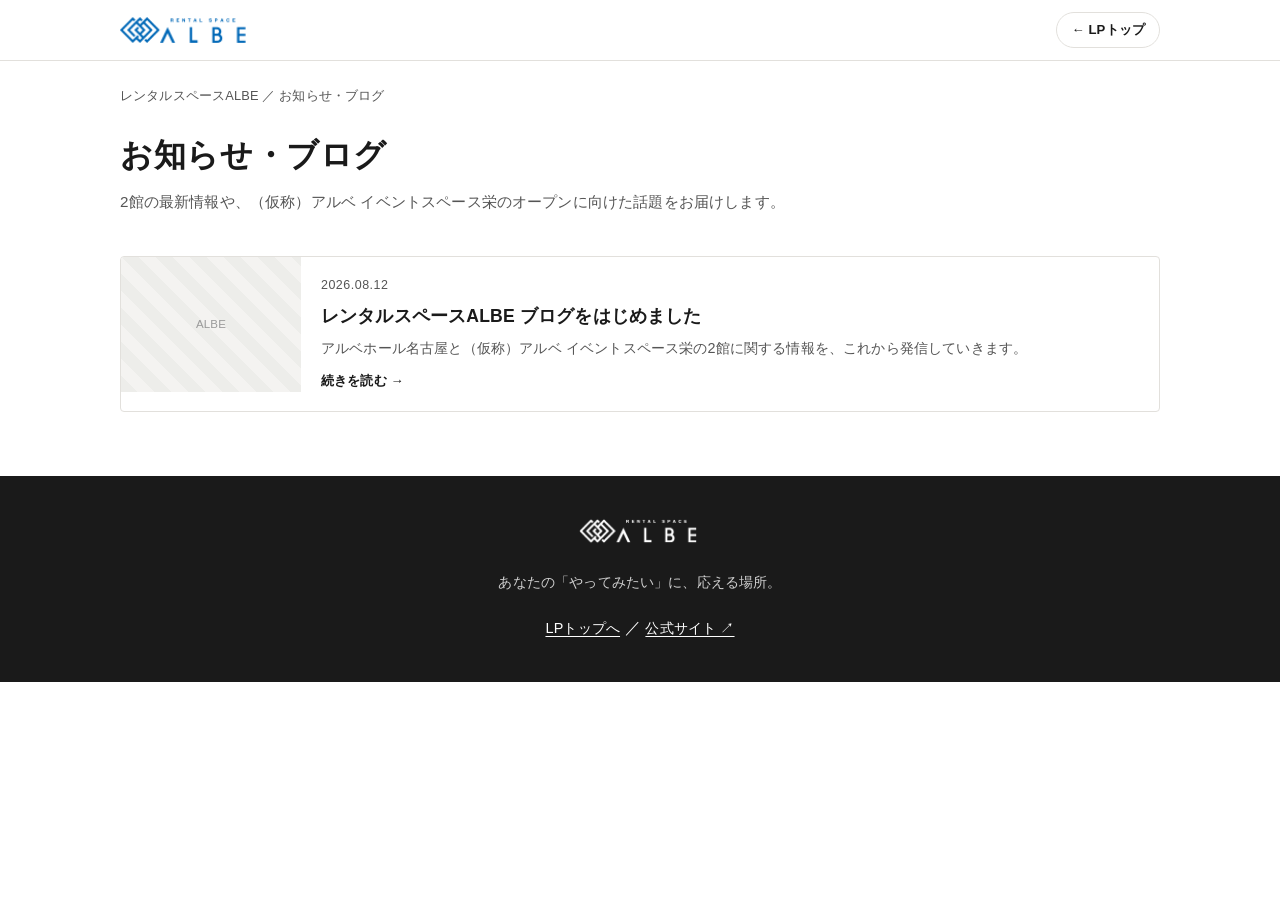
<file: popup/blog/index.html>
<!doctype html>
<html lang="ja">
<head>
  <meta charset="utf-8">
  <meta name="viewport" content="width=device-width, initial-scale=1">
  <title>お知らせ・ブログ｜レンタルスペースALBE</title>
  <meta name="description" content="レンタルスペースALBE（アルベホール名古屋／（仮称）アルベ イベントスペース栄）のお知らせ・ブログ。会場のご利用情報やオープンに向けた最新情報をお届けします。">
  <link rel="canonical" href="https://space-albe.com/lp/popup/blog/">
  <link rel="icon" href="../favicon-1.png" type="image/png">
  <link rel="apple-touch-icon" href="../favicon-1.png">
  <!-- Google tag (gtag.js) -->
  <script async src="https://www.googletagmanager.com/gtag/js?id=G-XYZM0LL6BB"></script>
  <script>
    window.dataLayer = window.dataLayer || [];
    function gtag(){dataLayer.push(arguments);}
    gtag('js', new Date());
    gtag('config', 'G-XYZM0LL6BB');
  </script>
  <link rel="stylesheet" href="../style.css?v=11">
</head>
<body>
  <header class="site-header">
    <div class="container header-inner">
      <a class="brand" href="../" aria-label="レンタルスペースALBE トップへ"><img class="brand-logo" src="../logo-s.png" alt="レンタルスペースALBE"></a>
      <nav class="header-nav" aria-label="主要導線">
        <a class="header-official" href="../">← LPトップ</a>
      </nav>
    </div>
  </header>

  <main>
    <div class="container">
      <p class="crumb"><a href="../">レンタルスペースALBE</a> ／ お知らせ・ブログ</p>
      <div class="page-head">
        <h1 class="page-title">お知らせ・ブログ</h1>
        <p class="page-lead">2館の最新情報や、（仮称）アルベ イベントスペース栄のオープンに向けた話題をお届けします。</p>
      </div>

      <ul class="post-list">
        <li>
          <a class="post-card" href="./2026-08-12-hello.html">
            <div class="post-thumb">ALBE</div>
            <div class="post-card-body">
              <span class="post-date">2026.08.12</span>
              <span class="post-card-title">レンタルスペースALBE ブログをはじめました</span>
              <span class="post-excerpt">アルベホール名古屋と（仮称）アルベ イベントスペース栄の2館に関する情報を、これから発信していきます。</span>
              <span class="post-more">続きを読む</span>
            </div>
          </a>
        </li>
      </ul>
    </div>
  </main>

  <footer class="site-footer">
    <div class="container">
      <p class="footer-brand"><img class="footer-logo" src="../logo-w.png" alt="レンタルスペースALBE"></p>
      <p class="footer-tagline">あなたの「やってみたい」に、応える場所。</p>
      <p class="footer-links"><a href="../">LPトップへ</a> ／ <a href="https://space-albe.com/" target="_blank" rel="noopener">公式サイト ↗</a></p>
    </div>
  </footer>
</body>
</html>
</file>
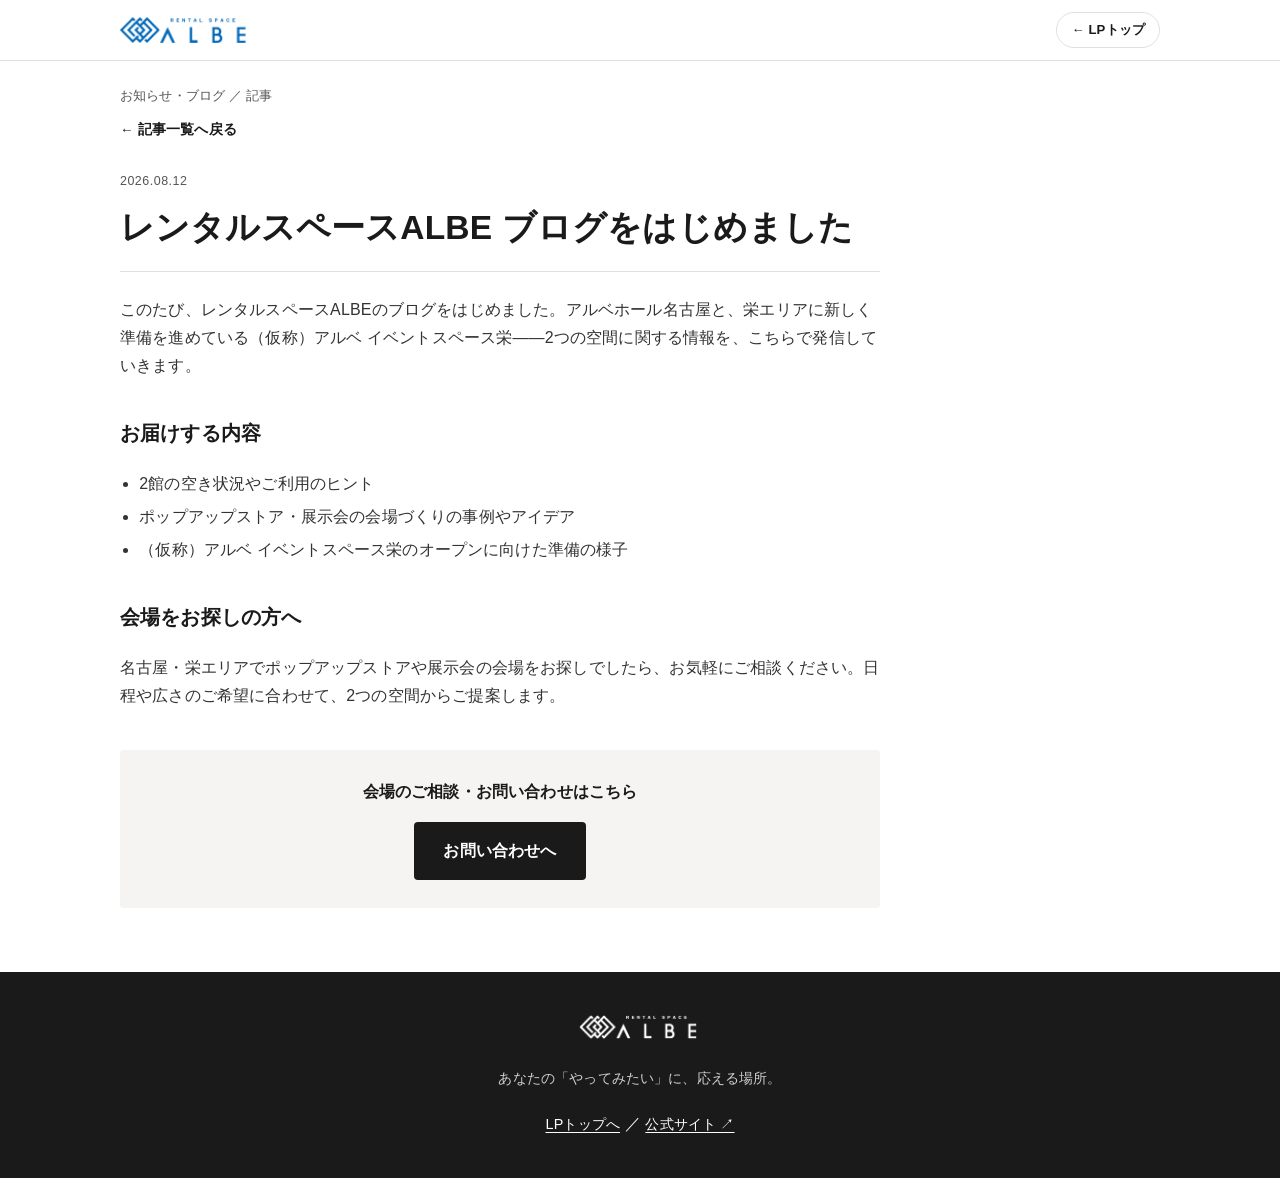
<file: blog/2026-08-12-hello.html>
<!doctype html>
<html lang="ja">
<head>
  <meta charset="utf-8">
  <meta name="viewport" content="width=device-width, initial-scale=1">
  <title>レンタルスペースALBE ブログをはじめました｜お知らせ・ブログ</title>
  <meta name="description" content="レンタルスペースALBEのブログをはじめました。アルベホール名古屋と（仮称）アルベ イベントスペース栄、2つの空間に関する情報を発信していきます。">
  <link rel="canonical" href="https://space-albe.com/lp/blog/2026-08-12-hello.html">
  <link rel="icon" href="../favicon-1.png" type="image/png">
  <link rel="apple-touch-icon" href="../favicon-1.png">
  <!-- Google tag (gtag.js) -->
  <script async src="https://www.googletagmanager.com/gtag/js?id=G-XYZM0LL6BB"></script>
  <script>
    window.dataLayer = window.dataLayer || [];
    function gtag(){dataLayer.push(arguments);}
    gtag('js', new Date());
    gtag('config', 'G-XYZM0LL6BB');
  </script>
  <link rel="stylesheet" href="../style.css?v=11">
</head>
<body>
  <header class="site-header">
    <div class="container header-inner">
      <a class="brand" href="../" aria-label="レンタルスペースALBE トップへ"><img class="brand-logo" src="../logo-s.png" alt="レンタルスペースALBE"></a>
      <nav class="header-nav" aria-label="主要導線">
        <a class="header-official" href="../">← LPトップ</a>
      </nav>
    </div>
  </header>

  <main>
    <div class="container">
      <p class="crumb"><a href="./">お知らせ・ブログ</a> ／ 記事</p>
      <article class="post-article">
        <a class="back-link" href="./">記事一覧へ戻る</a>
        <header class="post-header">
          <span class="post-date">2026.08.12</span>
          <h1 class="post-title">レンタルスペースALBE ブログをはじめました</h1>
        </header>

        <div class="post-body">
          <p>このたび、レンタルスペースALBEのブログをはじめました。アルベホール名古屋と、栄エリアに新しく準備を進めている（仮称）アルベ イベントスペース栄——2つの空間に関する情報を、こちらで発信していきます。</p>

          <h2>お届けする内容</h2>
          <ul>
            <li>2館の空き状況やご利用のヒント</li>
            <li>ポップアップストア・展示会の会場づくりの事例やアイデア</li>
            <li>（仮称）アルベ イベントスペース栄のオープンに向けた準備の様子</li>
          </ul>

          <h2>会場をお探しの方へ</h2>
          <p>名古屋・栄エリアでポップアップストアや展示会の会場をお探しでしたら、お気軽にご相談ください。日程や広さのご希望に合わせて、2つの空間からご提案します。</p>
        </div>

        <div class="post-cta">
          <p>会場のご相談・お問い合わせはこちら</p>
          <a class="btn btn-primary" href="../#contact">お問い合わせへ</a>
        </div>
      </article>
    </div>
  </main>

  <footer class="site-footer">
    <div class="container">
      <p class="footer-brand"><img class="footer-logo" src="../logo-w.png" alt="レンタルスペースALBE"></p>
      <p class="footer-tagline">あなたの「やってみたい」に、応える場所。</p>
      <p class="footer-links"><a href="../">LPトップへ</a> ／ <a href="https://space-albe.com/" target="_blank" rel="noopener">公式サイト ↗</a></p>
    </div>
  </footer>
</body>
</html>
</file>
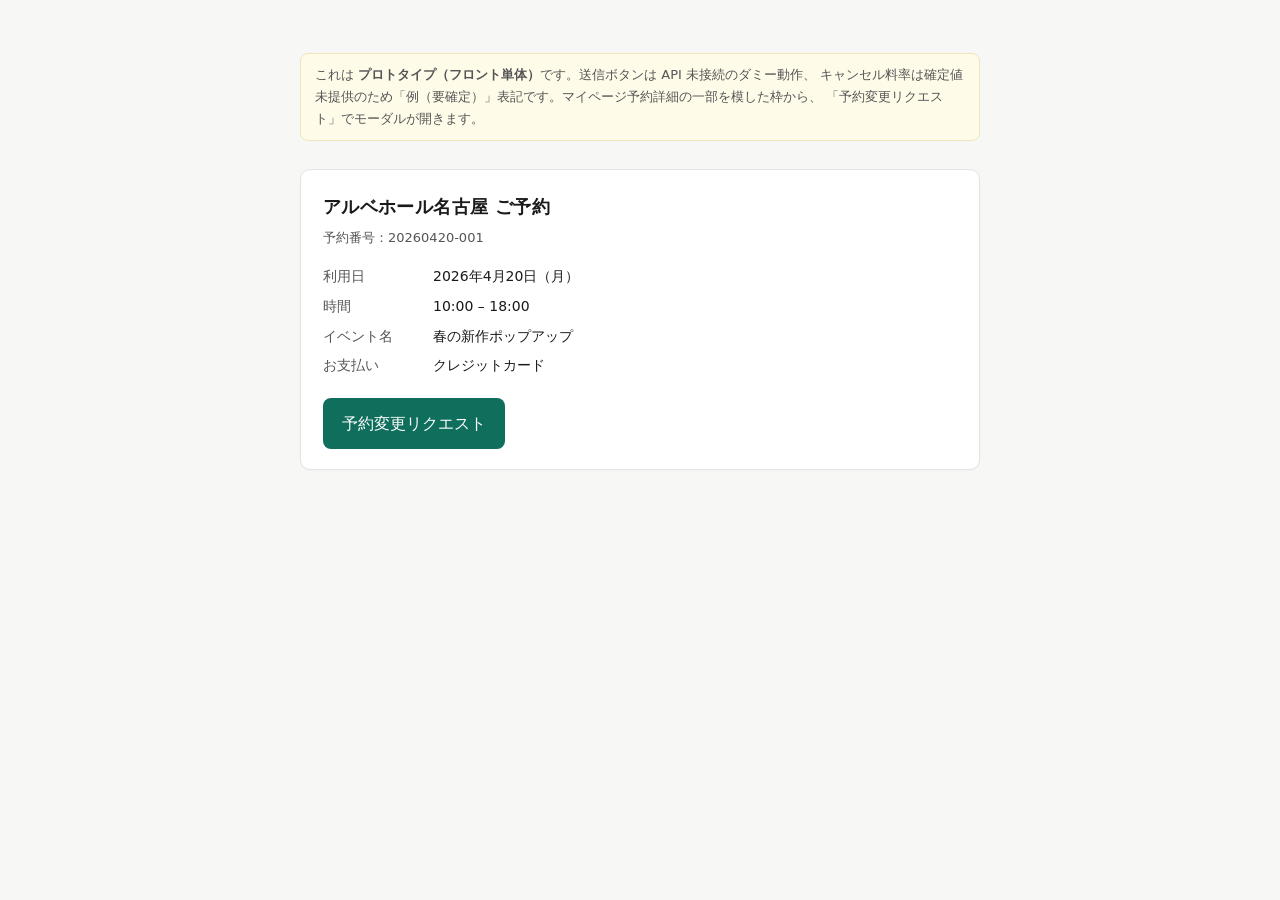
<file: booking/web/change-request-modal.html>
<!doctype html>
<html lang="ja">
<head>
<meta charset="utf-8">
<meta name="viewport" content="width=device-width, initial-scale=1">
<title>予約変更リクエスト モーダル（プロトタイプ）</title>
<!--
  レンタルスペースALBE 予約システム / Phase 2 顧客UI プロトタイプ
  マイページの「予約変更リクエスト」ボタン → モーダル。
  モーダル内に「キャンセルポリシー」「変更ポリシー」をアコーディオンで表示。

  実装方針（実装設計書 §15.10）:
   - モーダル内アコーディオン（画面遷移なし・モーダル重ねなし）
   - 素のHTML/CSS/JS（依存なし・軽量）
   - アクセシビリティ: role=dialog / aria-modal / フォーカストラップ / ESC閉じ /
     フォーカス復帰 / アコーディオンは button[aria-expanded] + region /
     prefers-reduced-motion 尊重 / フォーカス可視化

  注: これはフロント単体プロトタイプ。送信は API 未接続（ダミーの完了表示）。
      キャンセル料率は確定値未提供のため「例（要確定）」表記。
-->
<style>
  :root{
    --ink:#1a1a1a;
    --ink-soft:#555;
    --line:#e4e4e4;
    --line-strong:#c9c9c9;
    --bg:#ffffff;
    --bg-soft:#f7f7f6;
    --accent:#0f6f5c;        /* 単一アクセント（ALBE：白基調＋抑えたグリーン） */
    --accent-ink:#0b5446;    /* アクセント濃色（hover等） */
    --accent-weak:#e7f1ee;
    --danger:#9a3412;
    --radius:10px;
    --shadow:0 10px 40px rgba(0,0,0,.18);
    --focus:0 0 0 3px rgba(15,111,92,.35);
  }

  *{ box-sizing:border-box; }
  html,body{ margin:0; }
  body{
    font-family: system-ui, -apple-system, "Hiragino Kaku Gothic ProN", "Noto Sans JP", Meiryo, sans-serif;
    color:var(--ink);
    background:var(--bg-soft);
    line-height:1.7;
    -webkit-font-smoothing:antialiased;
  }

  /* ---- デモ用のページ枠（マイページ予約詳細の一部を模したもの）---- */
  .demo-wrap{ max-width:720px; margin:0 auto; padding:40px 20px 80px; }
  .demo-note{
    font-size:13px; color:var(--ink-soft); background:#fffbe9;
    border:1px solid #f0e4b8; border-radius:8px; padding:10px 14px; margin-bottom:28px;
  }
  .booking-card{
    background:var(--bg); border:1px solid var(--line); border-radius:var(--radius);
    padding:22px 22px 20px; box-shadow:0 1px 2px rgba(0,0,0,.03);
  }
  .booking-card h1{ font-size:18px; margin:0 0 4px; letter-spacing:.02em; }
  .booking-card .num{ font-size:13px; color:var(--ink-soft); margin:0 0 16px; }
  .kv{ display:grid; grid-template-columns:7em 1fr; gap:6px 12px; font-size:14px; margin:0 0 20px; }
  .kv dt{ color:var(--ink-soft); }
  .kv dd{ margin:0; }

  .btn{
    font:inherit; cursor:pointer; border-radius:8px; border:1px solid transparent;
    padding:11px 18px; transition:background .15s ease, border-color .15s ease, color .15s ease;
  }
  .btn:focus-visible{ outline:none; box-shadow:var(--focus); }
  .btn-primary{ background:var(--accent); color:#fff; }
  .btn-primary:hover{ background:var(--accent-ink); }
  .btn-outline{ background:#fff; color:var(--ink); border-color:var(--line-strong); }
  .btn-outline:hover{ border-color:var(--ink); }
  .btn-ghost{ background:transparent; color:var(--ink-soft); }
  .btn-ghost:hover{ color:var(--ink); }

  /* ---- モーダル ---- */
  .overlay{
    position:fixed; inset:0; background:rgba(20,20,20,.5);
    display:flex; align-items:flex-end; justify-content:center; padding:0;
    opacity:0; visibility:hidden; transition:opacity .2s ease, visibility .2s ease; z-index:50;
  }
  @media (min-width:640px){ .overlay{ align-items:center; padding:24px; } }
  .overlay.is-open{ opacity:1; visibility:visible; }

  .modal{
    background:var(--bg); width:100%; max-width:560px; max-height:92vh; overflow:auto;
    border-radius:16px 16px 0 0; box-shadow:var(--shadow);
    transform:translateY(16px); transition:transform .2s ease;
  }
  @media (min-width:640px){ .modal{ border-radius:16px; } }
  .overlay.is-open .modal{ transform:translateY(0); }

  .modal-head{
    position:sticky; top:0; background:var(--bg); z-index:1;
    display:flex; align-items:flex-start; justify-content:space-between; gap:12px;
    padding:20px 20px 12px; border-bottom:1px solid var(--line);
  }
  .modal-head h2{ font-size:17px; margin:0; letter-spacing:.02em; }
  .modal-head p{ font-size:12.5px; color:var(--ink-soft); margin:4px 0 0; }
  .modal-close{
    flex:0 0 auto; width:36px; height:36px; border-radius:8px; border:1px solid var(--line);
    background:#fff; cursor:pointer; font-size:18px; line-height:1; color:var(--ink-soft);
  }
  .modal-close:hover{ color:var(--ink); border-color:var(--line-strong); }
  .modal-close:focus-visible{ outline:none; box-shadow:var(--focus); }

  .modal-body{ padding:18px 20px 8px; }
  .field{ margin:0 0 18px; }
  .field > label, .field > .label{ display:block; font-size:13.5px; font-weight:600; margin:0 0 8px; }
  .req{ color:var(--danger); font-weight:600; font-size:12px; margin-left:4px; }

  .radios{ display:grid; gap:8px; }
  .radio{
    display:flex; align-items:center; gap:10px; padding:11px 12px; font-size:14px;
    border:1px solid var(--line-strong); border-radius:8px; cursor:pointer;
  }
  .radio:hover{ border-color:var(--ink); }
  .radio input{ accent-color:var(--accent); width:16px; height:16px; }
  .radio:focus-within{ box-shadow:var(--focus); border-color:var(--accent); }

  textarea{
    width:100%; min-height:110px; resize:vertical; font:inherit; color:var(--ink);
    border:1px solid var(--line-strong); border-radius:8px; padding:11px 12px; background:#fff;
  }
  textarea:focus-visible{ outline:none; box-shadow:var(--focus); border-color:var(--accent); }

  /* ---- アコーディオン（モーダル内）---- */
  .policies{ border:1px solid var(--line); border-radius:10px; overflow:hidden; margin:2px 0 18px; }
  .accordion + .accordion{ border-top:1px solid var(--line); }
  .accordion-trigger{
    width:100%; display:flex; align-items:center; justify-content:space-between; gap:12px;
    background:var(--bg-soft); border:0; cursor:pointer; font:inherit; text-align:left;
    padding:13px 14px; color:var(--ink); font-weight:600; font-size:14px;
  }
  .accordion-trigger:hover{ background:#f0f0ee; }
  .accordion-trigger:focus-visible{ outline:none; box-shadow:var(--focus); }
  .accordion-trigger .chev{ flex:0 0 auto; transition:transform .2s ease; color:var(--ink-soft); }
  .accordion-trigger[aria-expanded="true"] .chev{ transform:rotate(180deg); }
  .accordion-panel{
    display:grid; grid-template-rows:0fr; transition:grid-template-rows .22s ease;
    background:#fff;
  }
  .accordion-panel > .inner{ overflow:hidden; }
  .accordion-panel.is-open{ grid-template-rows:1fr; }
  .accordion-panel .inner-pad{ padding:6px 14px 16px; font-size:13.5px; color:var(--ink-soft); }
  .accordion-panel h4{ font-size:13px; color:var(--ink); margin:12px 0 6px; }
  .accordion-panel ul{ margin:6px 0 0; padding-left:1.15em; }
  .accordion-panel li{ margin:3px 0; }

  table.policy{ width:100%; border-collapse:collapse; margin:8px 0 2px; font-size:13px; }
  table.policy th, table.policy td{ border:1px solid var(--line); padding:7px 9px; text-align:left; }
  table.policy th{ background:var(--bg-soft); font-weight:600; color:var(--ink); }
  .tag-example{
    display:inline-block; font-size:11px; color:var(--accent-ink); background:var(--accent-weak);
    border-radius:999px; padding:2px 9px; margin-left:6px; vertical-align:middle;
  }

  .modal-foot{
    position:sticky; bottom:0; background:var(--bg); border-top:1px solid var(--line);
    display:flex; gap:10px; justify-content:flex-end; padding:14px 20px;
  }
  .fineprint{ font-size:12px; color:var(--ink-soft); margin:0 20px 6px; }

  /* 送信完了（ダミー） */
  .done{ text-align:center; padding:34px 24px 30px; }
  .done .mark{
    width:52px; height:52px; border-radius:50%; background:var(--accent-weak); color:var(--accent-ink);
    display:flex; align-items:center; justify-content:center; margin:0 auto 14px; font-size:26px;
  }
  .done h2{ font-size:17px; margin:0 0 8px; }
  .done p{ font-size:13.5px; color:var(--ink-soft); margin:0 auto; max-width:34em; }
  [hidden]{ display:none !important; }

  @media (prefers-reduced-motion: reduce){
    *{ transition:none !important; }
  }
</style>
</head>
<body>

  <div class="demo-wrap">
    <p class="demo-note">
      これは <strong>プロトタイプ（フロント単体）</strong>です。送信ボタンは API 未接続のダミー動作、
      キャンセル料率は確定値未提供のため「例（要確定）」表記です。マイページ予約詳細の一部を模した枠から、
      「予約変更リクエスト」でモーダルが開きます。
    </p>

    <section class="booking-card" aria-label="予約詳細（デモ）">
      <h1>アルベホール名古屋 ご予約</h1>
      <p class="num">予約番号：20260420-001</p>
      <dl class="kv">
        <dt>利用日</dt><dd>2026年4月20日（月）</dd>
        <dt>時間</dt><dd>10:00 – 18:00</dd>
        <dt>イベント名</dt><dd>春の新作ポップアップ</dd>
        <dt>お支払い</dt><dd>クレジットカード</dd>
      </dl>
      <button class="btn btn-primary" id="openBtn" aria-haspopup="dialog">予約変更リクエスト</button>
    </section>
  </div>

  <!-- ================= モーダル ================= -->
  <div class="overlay" id="overlay">
    <div class="modal" role="dialog" aria-modal="true" aria-labelledby="crTitle" aria-describedby="crDesc" id="modal">

      <!-- フォーム部 -->
      <div id="formView">
        <div class="modal-head">
          <div>
            <h2 id="crTitle">予約変更リクエスト</h2>
            <p id="crDesc">変更・キャンセルは内容確認のうえ、担当者の承認後に確定します。</p>
          </div>
          <button class="modal-close" id="closeBtn" aria-label="閉じる" type="button">×</button>
        </div>

        <form class="modal-body" id="crForm" novalidate>
          <div class="field">
            <span class="label" id="typeLabel">ご希望の種別<span class="req" aria-hidden="true">必須</span></span>
            <div class="radios" role="radiogroup" aria-labelledby="typeLabel">
              <label class="radio"><input type="radio" name="type" value="reschedule" required> 日時変更</label>
              <label class="radio"><input type="radio" name="type" value="option"> オプション変更</label>
              <label class="radio"><input type="radio" name="type" value="cancel"> キャンセル</label>
              <label class="radio"><input type="radio" name="type" value="other"> その他</label>
            </div>
          </div>

          <div class="field">
            <label for="detail">ご希望内容<span class="req" aria-hidden="true">必須</span></label>
            <textarea id="detail" name="detail" required
              placeholder="例）4月20日→4月27日（月）へ変更希望。時間は同じ10:00–18:00でお願いします。"></textarea>
          </div>

          <!-- ポリシー（モーダル内アコーディオン） -->
          <div class="field">
            <span class="label">お申し込み前にご確認ください</span>
            <div class="policies">

              <div class="accordion">
                <button type="button" class="accordion-trigger" aria-expanded="false" aria-controls="pol-cancel" id="tr-cancel">
                  <span>キャンセルポリシー</span>
                  <svg class="chev" width="16" height="16" viewBox="0 0 20 20" aria-hidden="true"><path d="M5 7l5 6 5-6" fill="none" stroke="currentColor" stroke-width="1.7" stroke-linecap="round" stroke-linejoin="round"/></svg>
                </button>
                <div class="accordion-panel" id="pol-cancel" role="region" aria-labelledby="tr-cancel">
                  <div class="inner">
                    <div class="inner-pad">
                      <p>キャンセル料は、ご利用日までの日数に応じて発生します。<span class="tag-example">例（要確定）</span></p>
                      <table class="policy">
                        <thead><tr><th>キャンセル時期</th><th>キャンセル料</th></tr></thead>
                        <tbody>
                          <tr><td>利用日の8日前まで</td><td>無料</td></tr>
                          <tr><td>利用日の7〜4日前</td><td>ご利用料金の50%</td></tr>
                          <tr><td>利用日の3日前〜前日</td><td>ご利用料金の80%</td></tr>
                          <tr><td>利用当日</td><td>ご利用料金の100%</td></tr>
                        </tbody>
                      </table>
                      <p style="margin-top:8px">※上記は表示例です。実際の料率は確定後に反映されます。オプション料金・残置料金の扱いを含みます。</p>
                    </div>
                  </div>
                </div>
              </div>

              <div class="accordion">
                <button type="button" class="accordion-trigger" aria-expanded="false" aria-controls="pol-change" id="tr-change">
                  <span>変更ポリシー</span>
                  <svg class="chev" width="16" height="16" viewBox="0 0 20 20" aria-hidden="true"><path d="M5 7l5 6 5-6" fill="none" stroke="currentColor" stroke-width="1.7" stroke-linecap="round" stroke-linejoin="round"/></svg>
                </button>
                <div class="accordion-panel" id="pol-change" role="region" aria-labelledby="tr-change">
                  <div class="inner">
                    <div class="inner-pad">
                      <ul>
                        <li>すべての変更・キャンセルは、担当者が内容を確認し <strong>承認した時点で確定</strong> します（自動確定はされません）。</li>
                        <li>お申し込みは <strong>ご利用日当日まで</strong> 受け付けます。</li>
                        <li>変更により料金差額が生じる場合：<br>値上がり分は<strong>追加のお支払い</strong>、値下がり分は<strong>返金</strong>となります。</li>
                        <li>返金方法はお支払い方法により異なります：<br>クレジットカード＝<strong>カードへ返金</strong>／銀行振込・コンビニ払い＝<strong>ご指定口座へお振込</strong>（口座情報を伺います）。</li>
                        <li>お電話でのご変更・キャンセルのご対応はいたしかねます（お手続きはこのフォームから）。</li>
                      </ul>
                    </div>
                  </div>
                </div>
              </div>

            </div>
          </div>
        </form>

        <p class="fineprint">送信後、受付確認メールをお送りします。承認結果は改めてご連絡します。</p>
        <div class="modal-foot">
          <button type="button" class="btn btn-ghost" id="cancelBtn">閉じる</button>
          <button type="submit" class="btn btn-primary" form="crForm" id="submitBtn">リクエストを送信</button>
        </div>
      </div>

      <!-- 完了（ダミー） -->
      <div id="doneView" hidden>
        <div class="modal-head">
          <div><h2>送信しました</h2></div>
          <button class="modal-close" id="closeBtn2" aria-label="閉じる" type="button">×</button>
        </div>
        <div class="done">
          <div class="mark" aria-hidden="true">✓</div>
          <h2>変更リクエストを受け付けました</h2>
          <p>担当者が内容を確認のうえ、折り返しご連絡いたします。受付確認メールをお送りしましたのでご確認ください。</p>
        </div>
        <div class="modal-foot">
          <button type="button" class="btn btn-primary" id="doneCloseBtn">閉じる</button>
        </div>
      </div>

    </div>
  </div>

<script>
(function(){
  "use strict";
  var overlay   = document.getElementById('overlay');
  var modal     = document.getElementById('modal');
  var openBtn   = document.getElementById('openBtn');
  var formView  = document.getElementById('formView');
  var doneView  = document.getElementById('doneView');
  var form      = document.getElementById('crForm');
  var lastFocused = null;

  /* ---- アコーディオン ---- */
  var triggers = Array.prototype.slice.call(document.querySelectorAll('.accordion-trigger'));
  triggers.forEach(function(btn){
    btn.addEventListener('click', function(){
      var expanded = btn.getAttribute('aria-expanded') === 'true';
      var panel = document.getElementById(btn.getAttribute('aria-controls'));
      btn.setAttribute('aria-expanded', String(!expanded));
      panel.classList.toggle('is-open', !expanded);
    });
  });

  /* ---- フォーカストラップ ---- */
  function focusables(){
    return Array.prototype.slice.call(
      modal.querySelectorAll('button, [href], input, textarea, select, [tabindex]:not([tabindex="-1"])')
    ).filter(function(el){ return el.offsetParent !== null && !el.disabled; });
  }
  function trap(e){
    if(e.key !== 'Tab') return;
    var f = focusables(); if(!f.length) return;
    var first = f[0], last = f[f.length-1];
    if(e.shiftKey && document.activeElement === first){ e.preventDefault(); last.focus(); }
    else if(!e.shiftKey && document.activeElement === last){ e.preventDefault(); first.focus(); }
  }

  /* ---- 開閉 ---- */
  function openModal(){
    lastFocused = document.activeElement;
    overlay.classList.add('is-open');
    document.body.style.overflow = 'hidden';
    // 常にフォーム表示から開始
    formView.hidden = false; doneView.hidden = true;
    var f = focusables(); if(f.length) f[0].focus();
    document.addEventListener('keydown', onKeydown);
  }
  function closeModal(){
    overlay.classList.remove('is-open');
    document.body.style.overflow = '';
    document.removeEventListener('keydown', onKeydown);
    if(lastFocused && lastFocused.focus) lastFocused.focus();
  }
  function onKeydown(e){
    if(e.key === 'Escape'){ e.preventDefault(); closeModal(); }
    else trap(e);
  }

  openBtn.addEventListener('click', openModal);
  document.getElementById('closeBtn').addEventListener('click', closeModal);
  document.getElementById('closeBtn2').addEventListener('click', closeModal);
  document.getElementById('cancelBtn').addEventListener('click', closeModal);
  document.getElementById('doneCloseBtn').addEventListener('click', closeModal);
  overlay.addEventListener('mousedown', function(e){ if(e.target === overlay) closeModal(); });

  /* ---- 送信（ダミー）---- */
  form.addEventListener('submit', function(e){
    e.preventDefault();
    if(!form.checkValidity()){
      var typeChosen = form.querySelector('input[name="type"]:checked');
      if(!typeChosen){ form.querySelector('input[name="type"]').focus(); return; }
      var detail = document.getElementById('detail');
      if(!detail.value.trim()){ detail.focus(); return; }
      return;
    }
    // 実際は POST /api/bookings/:id/change-request に送信 → 受付確認メール
    formView.hidden = true; doneView.hidden = false;
    document.getElementById('doneCloseBtn').focus();
  });
})();
</script>
</body>
</html>
</file>
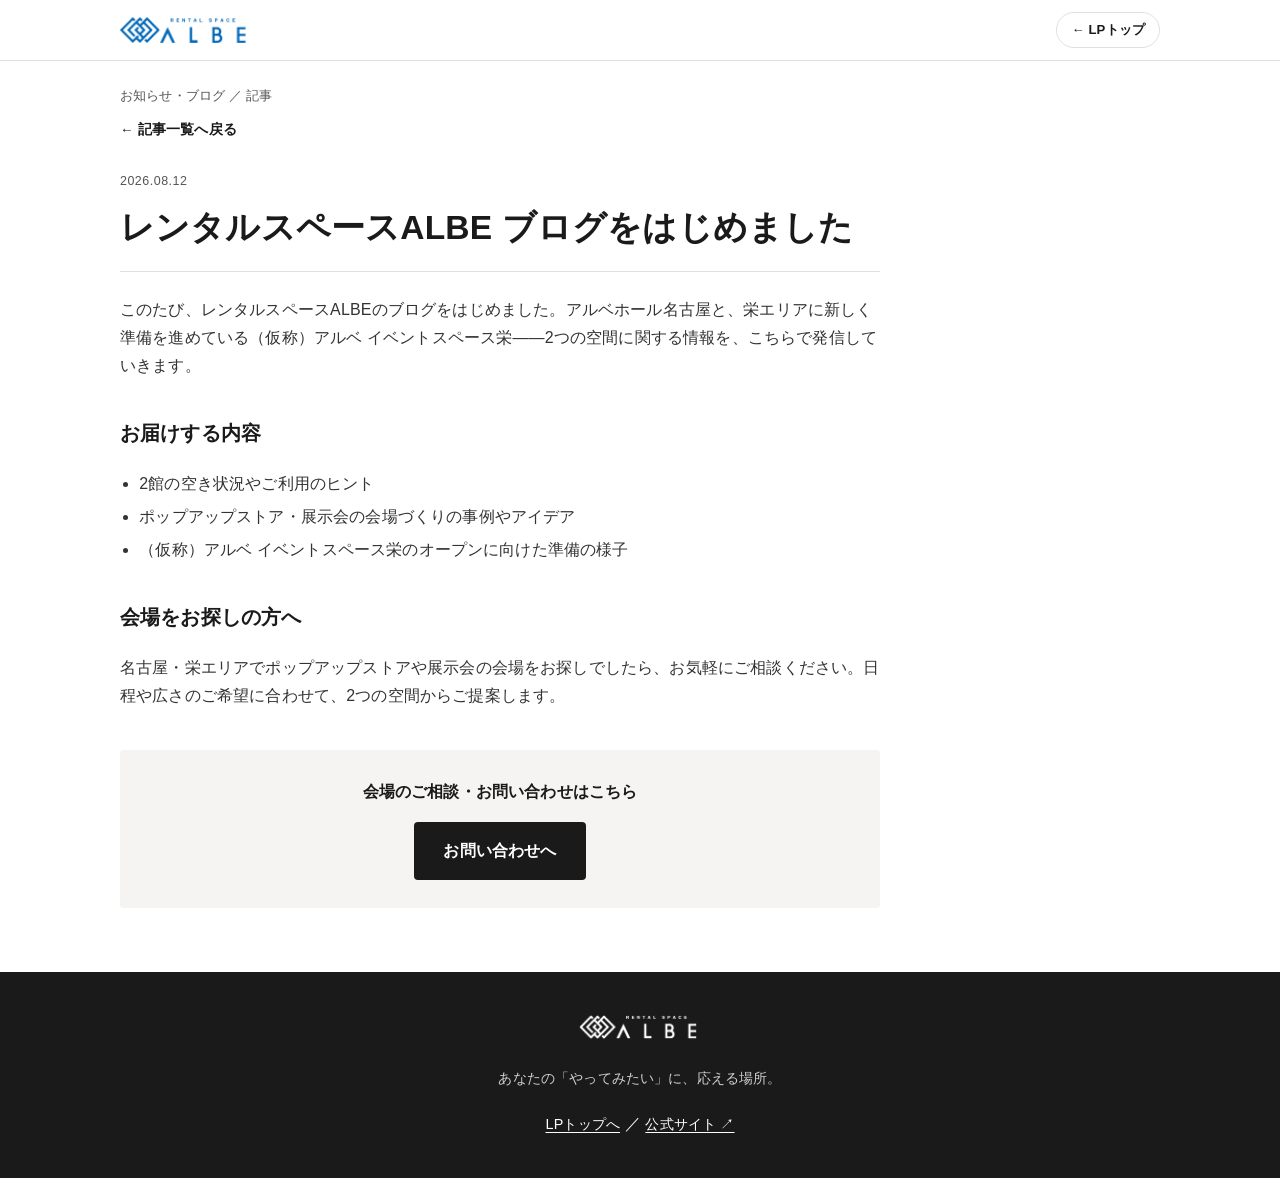
<file: popup/blog/2026-08-12-hello.html>
<!doctype html>
<html lang="ja">
<head>
  <meta charset="utf-8">
  <meta name="viewport" content="width=device-width, initial-scale=1">
  <title>レンタルスペースALBE ブログをはじめました｜お知らせ・ブログ</title>
  <meta name="description" content="レンタルスペースALBEのブログをはじめました。アルベホール名古屋と（仮称）アルベ イベントスペース栄、2つの空間に関する情報を発信していきます。">
  <link rel="canonical" href="https://space-albe.com/lp/popup/blog/2026-08-12-hello.html">
  <link rel="icon" href="../favicon-1.png" type="image/png">
  <link rel="apple-touch-icon" href="../favicon-1.png">
  <!-- Google tag (gtag.js) -->
  <script async src="https://www.googletagmanager.com/gtag/js?id=G-XYZM0LL6BB"></script>
  <script>
    window.dataLayer = window.dataLayer || [];
    function gtag(){dataLayer.push(arguments);}
    gtag('js', new Date());
    gtag('config', 'G-XYZM0LL6BB');
  </script>
  <link rel="stylesheet" href="../style.css?v=11">
</head>
<body>
  <header class="site-header">
    <div class="container header-inner">
      <a class="brand" href="../" aria-label="レンタルスペースALBE トップへ"><img class="brand-logo" src="../logo-s.png" alt="レンタルスペースALBE"></a>
      <nav class="header-nav" aria-label="主要導線">
        <a class="header-official" href="../">← LPトップ</a>
      </nav>
    </div>
  </header>

  <main>
    <div class="container">
      <p class="crumb"><a href="./">お知らせ・ブログ</a> ／ 記事</p>
      <article class="post-article">
        <a class="back-link" href="./">記事一覧へ戻る</a>
        <header class="post-header">
          <span class="post-date">2026.08.12</span>
          <h1 class="post-title">レンタルスペースALBE ブログをはじめました</h1>
        </header>

        <div class="post-body">
          <p>このたび、レンタルスペースALBEのブログをはじめました。アルベホール名古屋と、栄エリアに新しく準備を進めている（仮称）アルベ イベントスペース栄——2つの空間に関する情報を、こちらで発信していきます。</p>

          <h2>お届けする内容</h2>
          <ul>
            <li>2館の空き状況やご利用のヒント</li>
            <li>ポップアップストア・展示会の会場づくりの事例やアイデア</li>
            <li>（仮称）アルベ イベントスペース栄のオープンに向けた準備の様子</li>
          </ul>

          <h2>会場をお探しの方へ</h2>
          <p>名古屋・栄エリアでポップアップストアや展示会の会場をお探しでしたら、お気軽にご相談ください。日程や広さのご希望に合わせて、2つの空間からご提案します。</p>
        </div>

        <div class="post-cta">
          <p>会場のご相談・お問い合わせはこちら</p>
          <a class="btn btn-primary" href="../#contact">お問い合わせへ</a>
        </div>
      </article>
    </div>
  </main>

  <footer class="site-footer">
    <div class="container">
      <p class="footer-brand"><img class="footer-logo" src="../logo-w.png" alt="レンタルスペースALBE"></p>
      <p class="footer-tagline">あなたの「やってみたい」に、応える場所。</p>
      <p class="footer-links"><a href="../">LPトップへ</a> ／ <a href="https://space-albe.com/" target="_blank" rel="noopener">公式サイト ↗</a></p>
    </div>
  </footer>
</body>
</html>
</file>
<file: style.css>
/* =========================================================
   レンタルスペースALBE 両館比較LP
   白基調・最小限・アクセント1色。素のCSSのみ。
   ========================================================= */

/* ---- デザイントークン ---- */
:root {
  /* 素材感：白木の床／スケルトン天井のグレー／フェンスのメタリック */
  --c-bg:        #ffffff;
  --c-bg-alt:    #f5f4f2;   /* 白木・オフホワイト */
  --c-ink:       #1a1a1a;   /* 本文・見出し */
  --c-ink-soft:  #555555;
  --c-line:      #e2e0dc;   /* 罫線 */
  --c-accent:    #1a1a1a;   /* アクセントは1色（＝濃いインク） */
  --c-line-brand:#06c755;   /* LINE公式カラー（機能色のため例外） */

  --maxw: 1080px;
  --gap: 24px;
  --radius: 4px;

  --font: -apple-system, BlinkMacSystemFont, "Hiragino Kaku Gothic ProN",
          "Hiragino Sans", "Noto Sans JP", Meiryo, sans-serif;
}

/* ---- リセット（最小限） ---- */
*, *::before, *::after { box-sizing: border-box; }
html { -webkit-text-size-adjust: 100%; scroll-behavior: smooth; }
body {
  margin: 0;
  font-family: var(--font);
  color: var(--c-ink);
  background: var(--c-bg);
  line-height: 1.75;
  font-size: 16px;
  letter-spacing: .01em;
  -webkit-font-smoothing: antialiased;
}
img { max-width: 100%; height: auto; display: block; }
a { color: inherit; }
h1, h2, h3, p, ul { margin: 0; }
ul { list-style: none; padding: 0; }

@media (prefers-reduced-motion: reduce) {
  html { scroll-behavior: auto; }
  * { animation: none !important; transition: none !important; }
}

/* ---- レイアウト ---- */
.container { width: 100%; max-width: var(--maxw); margin-inline: auto; padding-inline: 20px; }
.section { padding-block: clamp(48px, 8vw, 88px); }
.section-title {
  font-size: clamp(1.4rem, 3.4vw, 2rem);
  font-weight: 700;
  letter-spacing: .02em;
  margin-bottom: .6em;
}
.section-lead { color: var(--c-ink-soft); margin-bottom: 2em; max-width: 40em; }

/* ---- アクセシビリティ ---- */
.skip-link {
  position: absolute; left: 8px; top: -48px;
  background: var(--c-ink); color: #fff; padding: 8px 16px; border-radius: var(--radius);
  z-index: 100; transition: top .15s;
}
.skip-link:focus { top: 8px; }
:focus-visible { outline: 2px solid var(--c-ink); outline-offset: 3px; }

/* ---- ボタン ---- */
.btn {
  display: inline-flex; align-items: center; justify-content: center;
  gap: .4em; text-decoration: none; font-weight: 700;
  padding: 14px 28px; border-radius: var(--radius); border: 1px solid transparent;
  min-height: 48px; cursor: pointer; transition: opacity .15s, background .15s;
  text-align: center;
}
.btn:hover { opacity: .85; }
.btn-primary { background: var(--c-accent); color: #fff; }
.btn-outline { background: transparent; color: var(--c-ink); border-color: var(--c-ink); }
.btn-line { background: var(--c-line-brand); color: #fff; }

/* ---- ヘッダー ---- */
.site-header {
  position: sticky; top: 0; z-index: 50;
  background: rgba(255,255,255,.92); backdrop-filter: saturate(180%) blur(8px);
  border-bottom: 1px solid var(--c-line);
}
.header-inner { display: flex; align-items: center; justify-content: space-between; min-height: 60px; }
.brand { font-weight: 700; letter-spacing: .04em; display: inline-flex; align-items: center; }
.brand-logo { height: 32px; width: auto; display: block; }
@media (max-width: 600px) { .brand-logo { height: 26px; } }
.header-nav { display: flex; align-items: center; gap: 14px; }
.header-official {
  text-decoration: none; font-size: .82rem; font-weight: 600; color: var(--c-ink);
  border: 1px solid var(--c-line); border-radius: 999px; padding: 6px 14px; white-space: nowrap;
}
.header-official:hover { border-color: var(--c-ink); }
.header-tel { text-decoration: none; display: flex; flex-direction: column; align-items: flex-end; line-height: 1.2; }
.header-tel-label { font-size: .7rem; color: var(--c-ink-soft); }
.header-tel-num { font-weight: 700; font-size: 1.05rem; }

/* ---- ファーストビュー ---- */
.hero { position: relative; background: var(--c-bg-alt); }
.hero-media { position: relative; }
/* メインビジュアル：左右2分割（左＝アルベホール名古屋／右＝栄） */
.hero-media--split { display: flex; flex-direction: column; gap: 2px; }
.hero-half {
  position: relative; margin: 0; overflow: hidden; aspect-ratio: 16 / 9;
  background: repeating-linear-gradient(45deg, #ededea 0 12px, #f4f3f1 12px 24px);
}
.hero-half img { position: absolute; inset: 0; width: 100%; height: 100%; object-fit: cover; object-position: center center; }
/* 栄の画像は天井が広いので、トリミング位置を下げて空間（壁・床）を見せる */
.hero-half--sakae img { object-position: center 68%; }
.hero-half-label {
  position: absolute; left: 12px; bottom: 12px; z-index: 1; white-space: nowrap;
  background: rgba(26,26,26,.78); color: #fff; font-size: .8rem; font-weight: 700;
  padding: 6px 12px; border-radius: 2px;
}
/* PC：左右2分割。マウスオーバーした側が80%に広がる（他方は20%）。スマホは上下の縦積み */
@media (min-width: 768px) {
  .hero-media--split { flex-direction: row; height: clamp(430px, 38vw, 650px); }
  .hero-half { aspect-ratio: auto; flex: 1 1 0; min-width: 0; transition: flex-grow .45s ease; }
  .hero-half:hover { flex-grow: 4; }
}
.image-note {
  position: absolute; right: 12px; bottom: 12px;
  background: rgba(0,0,0,.55); color: #fff; font-size: .72rem;
  padding: 3px 10px; border-radius: 2px;
}
.hero-copy { padding-block: clamp(32px, 6vw, 56px); }
.hero-eyebrow { color: var(--c-ink-soft); font-size: .85rem; letter-spacing: .08em; margin-bottom: 1em; }
.hero h1 {
  font-size: clamp(1.8rem, 5.5vw, 3rem); font-weight: 800; line-height: 1.3;
  letter-spacing: .02em; margin-bottom: .5em;
}
.hero-lead { color: var(--c-ink-soft); max-width: 34em; margin-bottom: 2em; }

/* ---- 館の選択 ---- */
.venues { background: var(--c-bg); }
.venue-grid { display: grid; grid-template-columns: repeat(2, 1fr); gap: var(--gap); }
.venue-card {
  border: 1px solid var(--c-line); border-radius: var(--radius); overflow: hidden;
  display: flex; flex-direction: column; background: #fff;
}
.venue-card-media {
  position: relative; overflow: hidden;
  aspect-ratio: 4 / 3; display: grid; place-items: center; text-align: center;
  background: var(--c-bg-alt); color: var(--c-ink-soft); font-size: .85rem;
}
.venue-card-media img { position: absolute; inset: 0; width: 100%; height: 100%; object-fit: cover; }
.venue-card-body { padding: 24px; display: flex; flex-direction: column; gap: .6em; flex: 1; }
.venue-tag {
  align-self: flex-start; font-size: .75rem; letter-spacing: .06em;
  border: 1px solid var(--c-line); padding: 2px 10px; border-radius: 999px; color: var(--c-ink-soft);
}
.venue-name { font-size: 1.35rem; font-weight: 700; }
.venue-strength { font-size: 1.05rem; }
.venue-desc { color: var(--c-ink-soft); font-size: .95rem; }
.venue-facts { display: flex; flex-direction: column; gap: .25em; font-size: .9rem; color: var(--c-ink-soft); border-top: 1px solid var(--c-line); padding-top: .8em; }
.venue-facts li::before { content: "— "; color: var(--c-line); }
.venue-card .btn { margin-top: auto; }
.tentative { font-size: .7em; color: var(--c-ink-soft); font-weight: 400; }

/* ---- テーブル ---- */
.table-wrap { overflow-x: auto; }
.spec-table { width: 100%; border-collapse: collapse; font-size: .95rem; }
.spec-table th, .spec-table td { padding: 12px 14px; border: 1px solid var(--c-line); text-align: left; vertical-align: top; }
.spec-table thead th { background: var(--c-bg-alt); font-weight: 700; }
.spec-table--pairs th { width: 30%; background: var(--c-bg-alt); font-weight: 600; white-space: nowrap; }

/* ---- 料金 ---- */
.pricing { background: var(--c-bg-alt); }
.note { font-size: .82rem; color: var(--c-ink-soft); margin-top: 1em; }

/* ---- 詳細 ---- */
.detail--alt { background: var(--c-bg-alt); }
.detail-eyebrow { color: var(--c-ink-soft); font-size: .82rem; letter-spacing: .08em; margin-bottom: .4em; }
.detail-grid { display: grid; grid-template-columns: 1.6fr 1fr; gap: var(--gap); align-items: start; }
.detail-links { display: flex; flex-direction: column; gap: 10px; }
.link-item {
  text-decoration: none; padding: 12px 16px; border: 1px solid var(--c-line);
  border-radius: var(--radius); background: #fff; font-size: .9rem; font-weight: 600;
  display: flex; align-items: center; gap: .5em;
}
.link-item::before { content: "›"; color: var(--c-ink-soft); }
.link-item:hover { border-color: var(--c-ink); }
.detail-note-box { background: #fff; border: 1px solid var(--c-line); border-radius: var(--radius); padding: 16px; }

/* ---- 図面 ---- */
.floorplan { margin-top: 2em; }
.floorplan-title { font-size: 1.1rem; font-weight: 700; margin-bottom: .8em; }
.floorplan-media {
  margin: 0 0 1em; border: 1px solid var(--c-line); border-radius: var(--radius);
  overflow: hidden; background: #fff;
}
.floorplan-media img { display: block; width: 100%; height: auto; }
.floorplan-media--pending {
  aspect-ratio: 16 / 9; display: grid; place-items: center;
  color: var(--c-ink-soft); font-size: 1.35rem; font-weight: 700;
  letter-spacing: .04em; background: var(--c-bg-alt);
}
.btn-download { gap: .5em; }

/* 360°内覧（マターポート）— サムネイルをクリックで展開 */
.matterport { margin: 0 0 1.5em; }
.mp-thumb {
  position: relative; display: block; width: 100%; padding: 0; line-height: 0;
  border: 1px solid var(--c-line); border-radius: var(--radius);
  overflow: hidden; cursor: pointer; background: #000;
}
.mp-thumb img {
  display: block; width: 100%; height: auto; opacity: .9;
  transition: opacity .25s ease, transform .4s ease;
}
.mp-thumb::after {
  content: ""; position: absolute; inset: 0;
  background: radial-gradient(circle at center, rgba(0,0,0,.12), rgba(0,0,0,.38));
}
.mp-thumb:hover img, .mp-thumb:focus-visible img { opacity: 1; transform: scale(1.03); }
.mp-badge {
  position: absolute; left: 50%; top: 50%; transform: translate(-50%, -50%); z-index: 1;
  display: inline-flex; align-items: center; gap: .55em;
  padding: .6em 1.15em; border-radius: 999px;
  background: rgba(255,255,255,.94); color: var(--c-ink);
  font-size: .9rem; font-weight: 700; line-height: 1; white-space: nowrap;
  box-shadow: 0 2px 12px rgba(0,0,0,.28);
}
.mp-badge-icon {
  display: inline-grid; place-items: center;
  width: 2.3em; height: 2.3em; border-radius: 50%;
  background: var(--c-ink); color: #fff; font-size: .68rem;
}
.mp-thumb:focus-visible { outline: 3px solid var(--c-ink); outline-offset: 2px; }
.mp-embed {
  position: relative; width: 100%; aspect-ratio: 16 / 9; margin: 0 0 1.5em;
  border: 1px solid var(--c-line); border-radius: var(--radius);
  overflow: hidden; background: #000;
}
.mp-embed iframe { position: absolute; inset: 0; width: 100%; height: 100%; border: 0; }
.detail-note-box .image-note { position: static; background: none; color: var(--c-ink); font-weight: 700; font-size: .85rem; padding: 0; margin-bottom: .5em; }
.detail-cta { margin-top: 2em; }

/* ---- 選ばれる理由 ---- */
.reasons { background: var(--c-bg-alt); }
.reason-grid { display: grid; grid-template-columns: repeat(3, 1fr); gap: var(--gap); }
.reason-card {
  background: #fff; border: 1px solid var(--c-line); border-radius: var(--radius);
  padding: 24px; display: flex; flex-direction: column; gap: .6em;
}
.reason-icon {
  display: inline-flex; align-items: center; justify-content: center;
  width: 44px; height: 44px; border-radius: 999px;
  background: var(--c-bg-alt); color: var(--c-ink); flex: none;
}
.reason-icon svg { width: 22px; height: 22px; }
.reason-card h3 { font-size: 1.05rem; font-weight: 700; line-height: 1.5; }
.reason-card p { color: var(--c-ink-soft); font-size: .9rem; }
@media (max-width: 900px) { .reason-grid { grid-template-columns: repeat(2, 1fr); } }
@media (max-width: 600px) { .reason-grid { grid-template-columns: 1fr; } }

/* ---- アクセス ---- */
.access-grid { display: grid; grid-template-columns: repeat(2, 1fr); gap: var(--gap); }
.access-item h3 { font-size: 1.1rem; margin-bottom: .4em; }
.access-item p { color: var(--c-ink-soft); font-size: .95rem; margin-bottom: .6em; }
.map-embed {
  position: relative; width: 100%; aspect-ratio: 16 / 10;
  margin: .8em 0; border: 1px solid var(--c-line); border-radius: var(--radius);
  overflow: hidden; background: var(--c-bg-alt);
}
.map-embed iframe { position: absolute; inset: 0; width: 100%; height: 100%; border: 0; }
.map-note { margin: 0 0 .6em; font-size: .82rem; color: var(--c-ink-soft); }

/* ---- 詳細セクションの見出し＋識別用サムネイル（見出し左に小さめ配置） ---- */
.detail-head { display: flex; align-items: center; gap: 20px; margin-bottom: 1.6em; }
.detail-head-text { min-width: 0; }
.detail-head .section-title { margin-bottom: 0; }
.detail-media {
  position: relative; width: 180px; flex: none; aspect-ratio: 4 / 3;
  margin: 0; overflow: hidden;
  border: 1px solid var(--c-line); border-radius: var(--radius); background: var(--c-bg-alt);
}
.detail-media img { display: block; width: 100%; height: 100%; object-fit: cover; }
.detail-media .image-note { font-size: .62rem; padding: 2px 7px; right: 6px; bottom: 6px; }
@media (max-width: 600px) {
  .detail-head { gap: 14px; }
  .detail-media { width: 120px; }
}

/* ---- よくある質問 ---- */
.faq { background: var(--c-bg); }
.faq-list { max-width: 760px; margin-inline: auto; border-top: 1px solid var(--c-line); }
.faq-item { border-bottom: 1px solid var(--c-line); }
.faq-item summary {
  cursor: pointer; list-style: none; padding: 18px 40px 18px 0; position: relative;
  font-weight: 700; font-size: 1rem; line-height: 1.5;
}
.faq-item summary::-webkit-details-marker { display: none; }
.faq-item summary::after {
  content: "＋"; position: absolute; right: 4px; top: 16px;
  font-weight: 400; color: var(--c-ink-soft);
}
.faq-item[open] summary::after { content: "－"; }
.faq-answer { padding: 0 0 18px; color: var(--c-ink-soft); font-size: .95rem; }

/* ---- ブログ（お知らせ） ---- */
.crumb { font-size: .8rem; color: var(--c-ink-soft); padding-top: 24px; }
.crumb a { text-decoration: none; }
.page-head { padding: 20px 0 8px; }
.page-title { font-size: clamp(1.5rem, 4vw, 2rem); font-weight: 800; letter-spacing: .02em; }
.page-lead { color: var(--c-ink-soft); font-size: .95rem; margin-top: .4em; }
.post-list { list-style: none; padding: 0; margin: 32px 0 64px; display: flex; flex-direction: column; gap: 20px; }
.post-card { display: grid; grid-template-columns: 180px 1fr; gap: 20px; border: 1px solid var(--c-line); border-radius: var(--radius); overflow: hidden; background: #fff; text-decoration: none; color: inherit; }
.post-card:hover { border-color: var(--c-ink); }
.post-thumb { aspect-ratio: 4 / 3; background: repeating-linear-gradient(45deg, #ededea 0 12px, #f4f3f1 12px 24px); display: grid; place-items: center; color: #9a9a9a; font-size: .72rem; text-align: center; }
.post-thumb img { width: 100%; height: 100%; object-fit: cover; }
.post-card-body { padding: 18px 20px 18px 0; display: flex; flex-direction: column; gap: .4em; }
.post-date { font-size: .78rem; color: var(--c-ink-soft); letter-spacing: .04em; }
.post-card-title { font-size: 1.1rem; font-weight: 700; line-height: 1.5; }
.post-excerpt { font-size: .9rem; color: var(--c-ink-soft); }
.post-more { font-size: .82rem; font-weight: 700; margin-top: .2em; }
.post-more::after { content: " →"; }
.post-article { padding: 8px 0 64px; max-width: 760px; }
.post-header { border-bottom: 1px solid var(--c-line); padding-bottom: 20px; margin-bottom: 24px; }
.post-title { font-size: clamp(1.5rem, 4.5vw, 2.1rem); font-weight: 800; line-height: 1.4; margin-top: .3em; }
.post-figure { margin: 0 0 28px; border: 1px solid var(--c-line); border-radius: var(--radius); overflow: hidden; }
.post-figure img { width: 100%; height: auto; display: block; }
.post-figure .ph { aspect-ratio: 16 / 9; background: repeating-linear-gradient(45deg, #ededea 0 12px, #f4f3f1 12px 24px); display: grid; place-items: center; color: #9a9a9a; font-size: .8rem; text-align: center; }
.post-body > * + * { margin-top: 1.2em; }
.post-body h2 { font-size: 1.25rem; font-weight: 700; margin-top: 1.8em; }
.post-body p { color: #333; }
.post-body ul { padding-left: 1.2em; color: #333; }
.post-body li { list-style: disc; margin-top: .3em; }
.back-link { display: inline-block; margin-bottom: 24px; font-size: .85rem; font-weight: 600; text-decoration: none; }
.back-link::before { content: "← "; }
.post-cta { margin-top: 40px; background: var(--c-bg-alt); border-radius: var(--radius); padding: 28px; text-align: center; }
.post-cta p { margin-bottom: 1em; font-weight: 700; }
@media (max-width: 600px) {
  .post-card { grid-template-columns: 110px 1fr; gap: 14px; }
  .post-card-body { padding: 14px 14px 14px 0; }
}

/* ---- お問い合わせ ---- */
.contact { text-align: center; background: var(--c-bg-alt); }
.contact .section-lead { margin-inline: auto; }
.contact-actions { display: flex; justify-content: center; gap: 16px; flex-wrap: wrap; margin-bottom: 1em; }

/* ---- フッター ---- */
.site-footer { background: var(--c-ink); color: #fff; padding-block: 40px; text-align: center; }
.footer-brand { font-weight: 700; letter-spacing: .04em; }
.footer-logo { height: 30px; width: auto; display: inline-block; }
.footer-note { font-size: .82rem; color: #cfcfcf; margin-top: .4em; }
.footer-tagline { font-size: .9rem; color: #cfcfcf; margin-top: 1em; }
.footer-links { margin-top: 1.2em; }
.footer-links a { color: #fff; font-size: .9rem; text-decoration: underline; text-underline-offset: 3px; }
.footer-links a:hover { opacity: .8; }

/* ---- スマホ追従CTA ---- */
.sticky-cta { display: none; }

/* =========================================================
   レスポンシブ
   ========================================================= */
@media (max-width: 768px) {
  .venue-grid { grid-template-columns: 1fr; }
  .detail-grid { grid-template-columns: 1fr; }
  .access-grid { grid-template-columns: 1fr; }
  .header-nav .header-tel { display: none; } /* 追従CTAに集約 */

  /* スマホ追従CTA（軽量・コンテンツを隠さない高さ） */
  .sticky-cta {
    display: flex; gap: 8px; position: fixed; left: 0; right: 0; bottom: 0; z-index: 60;
    padding: 8px 12px calc(8px + env(safe-area-inset-bottom));
    background: rgba(255,255,255,.96); border-top: 1px solid var(--c-line);
  }
  .sticky-cta .btn { flex: 1; padding: 12px; min-height: 44px; font-size: .95rem; }
  main { padding-bottom: 72px; } /* 追従CTA分の余白 */
}
</file>
<file: popup/style.css>
/* =========================================================
   レンタルスペースALBE 両館比較LP
   白基調・最小限・アクセント1色。素のCSSのみ。
   ========================================================= */

/* ---- デザイントークン ---- */
:root {
  /* 素材感：白木の床／スケルトン天井のグレー／フェンスのメタリック */
  --c-bg:        #ffffff;
  --c-bg-alt:    #f5f4f2;   /* 白木・オフホワイト */
  --c-ink:       #1a1a1a;   /* 本文・見出し */
  --c-ink-soft:  #555555;
  --c-line:      #e2e0dc;   /* 罫線 */
  --c-accent:    #1a1a1a;   /* アクセントは1色（＝濃いインク） */
  --c-line-brand:#06c755;   /* LINE公式カラー（機能色のため例外） */

  --maxw: 1080px;
  --gap: 24px;
  --radius: 4px;

  --font: -apple-system, BlinkMacSystemFont, "Hiragino Kaku Gothic ProN",
          "Hiragino Sans", "Noto Sans JP", Meiryo, sans-serif;
}

/* ---- リセット（最小限） ---- */
*, *::before, *::after { box-sizing: border-box; }
html { -webkit-text-size-adjust: 100%; scroll-behavior: smooth; }
body {
  margin: 0;
  font-family: var(--font);
  color: var(--c-ink);
  background: var(--c-bg);
  line-height: 1.75;
  font-size: 16px;
  letter-spacing: .01em;
  -webkit-font-smoothing: antialiased;
}
img { max-width: 100%; height: auto; display: block; }
a { color: inherit; }
h1, h2, h3, p, ul { margin: 0; }
ul { list-style: none; padding: 0; }

@media (prefers-reduced-motion: reduce) {
  html { scroll-behavior: auto; }
  * { animation: none !important; transition: none !important; }
}

/* ---- レイアウト ---- */
.container { width: 100%; max-width: var(--maxw); margin-inline: auto; padding-inline: 20px; }
.section { padding-block: clamp(48px, 8vw, 88px); }
.section-title {
  font-size: clamp(1.4rem, 3.4vw, 2rem);
  font-weight: 700;
  letter-spacing: .02em;
  margin-bottom: .6em;
}
.section-lead { color: var(--c-ink-soft); margin-bottom: 2em; max-width: 40em; }

/* ---- アクセシビリティ ---- */
.skip-link {
  position: absolute; left: 8px; top: -48px;
  background: var(--c-ink); color: #fff; padding: 8px 16px; border-radius: var(--radius);
  z-index: 100; transition: top .15s;
}
.skip-link:focus { top: 8px; }
:focus-visible { outline: 2px solid var(--c-ink); outline-offset: 3px; }

/* ---- ボタン ---- */
.btn {
  display: inline-flex; align-items: center; justify-content: center;
  gap: .4em; text-decoration: none; font-weight: 700;
  padding: 14px 28px; border-radius: var(--radius); border: 1px solid transparent;
  min-height: 48px; cursor: pointer; transition: opacity .15s, background .15s;
  text-align: center;
}
.btn:hover { opacity: .85; }
.btn-primary { background: var(--c-accent); color: #fff; }
.btn-outline { background: transparent; color: var(--c-ink); border-color: var(--c-ink); }
.btn-line { background: var(--c-line-brand); color: #fff; }

/* ---- ヘッダー ---- */
.site-header {
  position: sticky; top: 0; z-index: 50;
  background: rgba(255,255,255,.92); backdrop-filter: saturate(180%) blur(8px);
  border-bottom: 1px solid var(--c-line);
}
.header-inner { display: flex; align-items: center; justify-content: space-between; min-height: 60px; }
.brand { font-weight: 700; letter-spacing: .04em; display: inline-flex; align-items: center; }
.brand-logo { height: 32px; width: auto; display: block; }
@media (max-width: 600px) { .brand-logo { height: 26px; } }
.header-nav { display: flex; align-items: center; gap: 14px; }
.header-official {
  text-decoration: none; font-size: .82rem; font-weight: 600; color: var(--c-ink);
  border: 1px solid var(--c-line); border-radius: 999px; padding: 6px 14px; white-space: nowrap;
}
.header-official:hover { border-color: var(--c-ink); }
.header-tel { text-decoration: none; display: flex; flex-direction: column; align-items: flex-end; line-height: 1.2; }
.header-tel-label { font-size: .7rem; color: var(--c-ink-soft); }
.header-tel-num { font-weight: 700; font-size: 1.05rem; }

/* ---- ファーストビュー ---- */
.hero { position: relative; background: var(--c-bg-alt); }
.hero-media { position: relative; }
/* メインビジュアル：左右2分割（左＝アルベホール名古屋／右＝栄） */
.hero-media--split { display: flex; flex-direction: column; gap: 2px; }
.hero-half {
  position: relative; margin: 0; overflow: hidden; aspect-ratio: 16 / 9;
  background: repeating-linear-gradient(45deg, #ededea 0 12px, #f4f3f1 12px 24px);
}
.hero-half img { position: absolute; inset: 0; width: 100%; height: 100%; object-fit: cover; object-position: center center; }
/* 栄の画像は天井が広いので、トリミング位置を下げて空間（壁・床）を見せる */
.hero-half--sakae img { object-position: center 68%; }
.hero-half-label {
  position: absolute; left: 12px; bottom: 12px; z-index: 1; white-space: nowrap;
  background: rgba(26,26,26,.78); color: #fff; font-size: .8rem; font-weight: 700;
  padding: 6px 12px; border-radius: 2px;
}
/* PC：左右2分割。マウスオーバーした側が80%に広がる（他方は20%）。スマホは上下の縦積み */
@media (min-width: 768px) {
  .hero-media--split { flex-direction: row; height: clamp(430px, 38vw, 650px); }
  .hero-half { aspect-ratio: auto; flex: 1 1 0; min-width: 0; transition: flex-grow .45s ease; }
  .hero-half:hover { flex-grow: 4; }
}
.image-note {
  position: absolute; right: 12px; bottom: 12px;
  background: rgba(0,0,0,.55); color: #fff; font-size: .72rem;
  padding: 3px 10px; border-radius: 2px;
}
.hero-copy { padding-block: clamp(32px, 6vw, 56px); }
.hero-eyebrow { color: var(--c-ink-soft); font-size: .85rem; letter-spacing: .08em; margin-bottom: 1em; }
.hero h1 {
  font-size: clamp(1.8rem, 5.5vw, 3rem); font-weight: 800; line-height: 1.3;
  letter-spacing: .02em; margin-bottom: .5em;
}
.hero-lead { color: var(--c-ink-soft); max-width: 34em; margin-bottom: 2em; }

/* ---- 館の選択 ---- */
.venues { background: var(--c-bg); }
.venue-grid { display: grid; grid-template-columns: repeat(2, 1fr); gap: var(--gap); }
.venue-card {
  border: 1px solid var(--c-line); border-radius: var(--radius); overflow: hidden;
  display: flex; flex-direction: column; background: #fff;
}
.venue-card-media {
  position: relative; overflow: hidden;
  aspect-ratio: 4 / 3; display: grid; place-items: center; text-align: center;
  background: var(--c-bg-alt); color: var(--c-ink-soft); font-size: .85rem;
}
.venue-card-media img { position: absolute; inset: 0; width: 100%; height: 100%; object-fit: cover; }
.venue-card-body { padding: 24px; display: flex; flex-direction: column; gap: .6em; flex: 1; }
.venue-tag {
  align-self: flex-start; font-size: .75rem; letter-spacing: .06em;
  border: 1px solid var(--c-line); padding: 2px 10px; border-radius: 999px; color: var(--c-ink-soft);
}
.venue-name { font-size: 1.35rem; font-weight: 700; }
.venue-strength { font-size: 1.05rem; }
.venue-desc { color: var(--c-ink-soft); font-size: .95rem; }
.venue-facts { display: flex; flex-direction: column; gap: .25em; font-size: .9rem; color: var(--c-ink-soft); border-top: 1px solid var(--c-line); padding-top: .8em; }
.venue-facts li::before { content: "— "; color: var(--c-line); }
.venue-card .btn { margin-top: auto; }
.tentative { font-size: .7em; color: var(--c-ink-soft); font-weight: 400; }

/* ---- テーブル ---- */
.table-wrap { overflow-x: auto; }
.spec-table { width: 100%; border-collapse: collapse; font-size: .95rem; }
.spec-table th, .spec-table td { padding: 12px 14px; border: 1px solid var(--c-line); text-align: left; vertical-align: top; }
.spec-table thead th { background: var(--c-bg-alt); font-weight: 700; }
.spec-table--pairs th { width: 30%; background: var(--c-bg-alt); font-weight: 600; white-space: nowrap; }

/* ---- 料金 ---- */
.pricing { background: var(--c-bg-alt); }
.note { font-size: .82rem; color: var(--c-ink-soft); margin-top: 1em; }

/* ---- 詳細 ---- */
.detail--alt { background: var(--c-bg-alt); }
.detail-eyebrow { color: var(--c-ink-soft); font-size: .82rem; letter-spacing: .08em; margin-bottom: .4em; }
.detail-grid { display: grid; grid-template-columns: 1.6fr 1fr; gap: var(--gap); align-items: start; }
.detail-links { display: flex; flex-direction: column; gap: 10px; }
.link-item {
  text-decoration: none; padding: 12px 16px; border: 1px solid var(--c-line);
  border-radius: var(--radius); background: #fff; font-size: .9rem; font-weight: 600;
  display: flex; align-items: center; gap: .5em;
}
.link-item::before { content: "›"; color: var(--c-ink-soft); }
.link-item:hover { border-color: var(--c-ink); }
.detail-note-box { background: #fff; border: 1px solid var(--c-line); border-radius: var(--radius); padding: 16px; }

/* ---- 図面 ---- */
.floorplan { margin-top: 2em; }
.floorplan-title { font-size: 1.1rem; font-weight: 700; margin-bottom: .8em; }
.floorplan-media {
  margin: 0 0 1em; border: 1px solid var(--c-line); border-radius: var(--radius);
  overflow: hidden; background: #fff;
}
.floorplan-media img { display: block; width: 100%; height: auto; }
.floorplan-media--pending {
  aspect-ratio: 16 / 9; display: grid; place-items: center;
  color: var(--c-ink-soft); font-size: 1.35rem; font-weight: 700;
  letter-spacing: .04em; background: var(--c-bg-alt);
}
.btn-download { gap: .5em; }

/* 360°内覧（マターポート）— サムネイルをクリックで展開 */
.matterport { margin: 0 0 1.5em; }
.mp-thumb {
  position: relative; display: block; width: 100%; padding: 0; line-height: 0;
  border: 1px solid var(--c-line); border-radius: var(--radius);
  overflow: hidden; cursor: pointer; background: #000;
}
.mp-thumb img {
  display: block; width: 100%; height: auto; opacity: .9;
  transition: opacity .25s ease, transform .4s ease;
}
.mp-thumb::after {
  content: ""; position: absolute; inset: 0;
  background: radial-gradient(circle at center, rgba(0,0,0,.12), rgba(0,0,0,.38));
}
.mp-thumb:hover img, .mp-thumb:focus-visible img { opacity: 1; transform: scale(1.03); }
.mp-badge {
  position: absolute; left: 50%; top: 50%; transform: translate(-50%, -50%); z-index: 1;
  display: inline-flex; align-items: center; gap: .55em;
  padding: .6em 1.15em; border-radius: 999px;
  background: rgba(255,255,255,.94); color: var(--c-ink);
  font-size: .9rem; font-weight: 700; line-height: 1; white-space: nowrap;
  box-shadow: 0 2px 12px rgba(0,0,0,.28);
}
.mp-badge-icon {
  display: inline-grid; place-items: center;
  width: 2.3em; height: 2.3em; border-radius: 50%;
  background: var(--c-ink); color: #fff; font-size: .68rem;
}
.mp-thumb:focus-visible { outline: 3px solid var(--c-ink); outline-offset: 2px; }
.mp-embed {
  position: relative; width: 100%; aspect-ratio: 16 / 9; margin: 0 0 1.5em;
  border: 1px solid var(--c-line); border-radius: var(--radius);
  overflow: hidden; background: #000;
}
.mp-embed iframe { position: absolute; inset: 0; width: 100%; height: 100%; border: 0; }
.detail-note-box .image-note { position: static; background: none; color: var(--c-ink); font-weight: 700; font-size: .85rem; padding: 0; margin-bottom: .5em; }
.detail-cta { margin-top: 2em; }

/* ---- 選ばれる理由 ---- */
.reasons { background: var(--c-bg-alt); }
.reason-grid { display: grid; grid-template-columns: repeat(3, 1fr); gap: var(--gap); }
.reason-card {
  background: #fff; border: 1px solid var(--c-line); border-radius: var(--radius);
  padding: 24px; display: flex; flex-direction: column; gap: .6em;
}
.reason-icon {
  display: inline-flex; align-items: center; justify-content: center;
  width: 44px; height: 44px; border-radius: 999px;
  background: var(--c-bg-alt); color: var(--c-ink); flex: none;
}
.reason-icon svg { width: 22px; height: 22px; }
.reason-card h3 { font-size: 1.05rem; font-weight: 700; line-height: 1.5; }
.reason-card p { color: var(--c-ink-soft); font-size: .9rem; }
@media (max-width: 900px) { .reason-grid { grid-template-columns: repeat(2, 1fr); } }
@media (max-width: 600px) { .reason-grid { grid-template-columns: 1fr; } }

/* ---- アクセス ---- */
.access-grid { display: grid; grid-template-columns: repeat(2, 1fr); gap: var(--gap); }
.access-item h3 { font-size: 1.1rem; margin-bottom: .4em; }
.access-item p { color: var(--c-ink-soft); font-size: .95rem; margin-bottom: .6em; }
.map-embed {
  position: relative; width: 100%; aspect-ratio: 16 / 10;
  margin: .8em 0; border: 1px solid var(--c-line); border-radius: var(--radius);
  overflow: hidden; background: var(--c-bg-alt);
}
.map-embed iframe { position: absolute; inset: 0; width: 100%; height: 100%; border: 0; }
.map-note { margin: 0 0 .6em; font-size: .82rem; color: var(--c-ink-soft); }

/* ---- 詳細セクションの見出し＋識別用サムネイル（見出し左に小さめ配置） ---- */
.detail-head { display: flex; align-items: center; gap: 20px; margin-bottom: 1.6em; }
.detail-head-text { min-width: 0; }
.detail-head .section-title { margin-bottom: 0; }
.detail-media {
  position: relative; width: 180px; flex: none; aspect-ratio: 4 / 3;
  margin: 0; overflow: hidden;
  border: 1px solid var(--c-line); border-radius: var(--radius); background: var(--c-bg-alt);
}
.detail-media img { display: block; width: 100%; height: 100%; object-fit: cover; }
.detail-media .image-note { font-size: .62rem; padding: 2px 7px; right: 6px; bottom: 6px; }
@media (max-width: 600px) {
  .detail-head { gap: 14px; }
  .detail-media { width: 120px; }
}

/* ---- よくある質問 ---- */
.faq { background: var(--c-bg); }
.faq-list { max-width: 760px; margin-inline: auto; border-top: 1px solid var(--c-line); }
.faq-item { border-bottom: 1px solid var(--c-line); }
.faq-item summary {
  cursor: pointer; list-style: none; padding: 18px 40px 18px 0; position: relative;
  font-weight: 700; font-size: 1rem; line-height: 1.5;
}
.faq-item summary::-webkit-details-marker { display: none; }
.faq-item summary::after {
  content: "＋"; position: absolute; right: 4px; top: 16px;
  font-weight: 400; color: var(--c-ink-soft);
}
.faq-item[open] summary::after { content: "－"; }
.faq-answer { padding: 0 0 18px; color: var(--c-ink-soft); font-size: .95rem; }

/* ---- ブログ（お知らせ） ---- */
.crumb { font-size: .8rem; color: var(--c-ink-soft); padding-top: 24px; }
.crumb a { text-decoration: none; }
.page-head { padding: 20px 0 8px; }
.page-title { font-size: clamp(1.5rem, 4vw, 2rem); font-weight: 800; letter-spacing: .02em; }
.page-lead { color: var(--c-ink-soft); font-size: .95rem; margin-top: .4em; }
.post-list { list-style: none; padding: 0; margin: 32px 0 64px; display: flex; flex-direction: column; gap: 20px; }
.post-card { display: grid; grid-template-columns: 180px 1fr; gap: 20px; border: 1px solid var(--c-line); border-radius: var(--radius); overflow: hidden; background: #fff; text-decoration: none; color: inherit; }
.post-card:hover { border-color: var(--c-ink); }
.post-thumb { aspect-ratio: 4 / 3; background: repeating-linear-gradient(45deg, #ededea 0 12px, #f4f3f1 12px 24px); display: grid; place-items: center; color: #9a9a9a; font-size: .72rem; text-align: center; }
.post-thumb img { width: 100%; height: 100%; object-fit: cover; }
.post-card-body { padding: 18px 20px 18px 0; display: flex; flex-direction: column; gap: .4em; }
.post-date { font-size: .78rem; color: var(--c-ink-soft); letter-spacing: .04em; }
.post-card-title { font-size: 1.1rem; font-weight: 700; line-height: 1.5; }
.post-excerpt { font-size: .9rem; color: var(--c-ink-soft); }
.post-more { font-size: .82rem; font-weight: 700; margin-top: .2em; }
.post-more::after { content: " →"; }
.post-article { padding: 8px 0 64px; max-width: 760px; }
.post-header { border-bottom: 1px solid var(--c-line); padding-bottom: 20px; margin-bottom: 24px; }
.post-title { font-size: clamp(1.5rem, 4.5vw, 2.1rem); font-weight: 800; line-height: 1.4; margin-top: .3em; }
.post-figure { margin: 0 0 28px; border: 1px solid var(--c-line); border-radius: var(--radius); overflow: hidden; }
.post-figure img { width: 100%; height: auto; display: block; }
.post-figure .ph { aspect-ratio: 16 / 9; background: repeating-linear-gradient(45deg, #ededea 0 12px, #f4f3f1 12px 24px); display: grid; place-items: center; color: #9a9a9a; font-size: .8rem; text-align: center; }
.post-body > * + * { margin-top: 1.2em; }
.post-body h2 { font-size: 1.25rem; font-weight: 700; margin-top: 1.8em; }
.post-body p { color: #333; }
.post-body ul { padding-left: 1.2em; color: #333; }
.post-body li { list-style: disc; margin-top: .3em; }
.back-link { display: inline-block; margin-bottom: 24px; font-size: .85rem; font-weight: 600; text-decoration: none; }
.back-link::before { content: "← "; }
.post-cta { margin-top: 40px; background: var(--c-bg-alt); border-radius: var(--radius); padding: 28px; text-align: center; }
.post-cta p { margin-bottom: 1em; font-weight: 700; }
@media (max-width: 600px) {
  .post-card { grid-template-columns: 110px 1fr; gap: 14px; }
  .post-card-body { padding: 14px 14px 14px 0; }
}

/* ---- お問い合わせ ---- */
.contact { text-align: center; background: var(--c-bg-alt); }
.contact .section-lead { margin-inline: auto; }
.contact-actions { display: flex; justify-content: center; gap: 16px; flex-wrap: wrap; margin-bottom: 1em; }

/* ---- フッター ---- */
.site-footer { background: var(--c-ink); color: #fff; padding-block: 40px; text-align: center; }
.footer-brand { font-weight: 700; letter-spacing: .04em; }
.footer-logo { height: 30px; width: auto; display: inline-block; }
.footer-note { font-size: .82rem; color: #cfcfcf; margin-top: .4em; }
.footer-tagline { font-size: .9rem; color: #cfcfcf; margin-top: 1em; }
.footer-links { margin-top: 1.2em; }
.footer-links a { color: #fff; font-size: .9rem; text-decoration: underline; text-underline-offset: 3px; }
.footer-links a:hover { opacity: .8; }

/* ---- スマホ追従CTA ---- */
.sticky-cta { display: none; }

/* =========================================================
   レスポンシブ
   ========================================================= */
@media (max-width: 768px) {
  .venue-grid { grid-template-columns: 1fr; }
  .detail-grid { grid-template-columns: 1fr; }
  .access-grid { grid-template-columns: 1fr; }
  .header-nav .header-tel { display: none; } /* 追従CTAに集約 */

  /* スマホ追従CTA（軽量・コンテンツを隠さない高さ） */
  .sticky-cta {
    display: flex; gap: 8px; position: fixed; left: 0; right: 0; bottom: 0; z-index: 60;
    padding: 8px 12px calc(8px + env(safe-area-inset-bottom));
    background: rgba(255,255,255,.96); border-top: 1px solid var(--c-line);
  }
  .sticky-cta .btn { flex: 1; padding: 12px; min-height: 44px; font-size: .95rem; }
  main { padding-bottom: 72px; } /* 追従CTA分の余白 */
}
</file>
